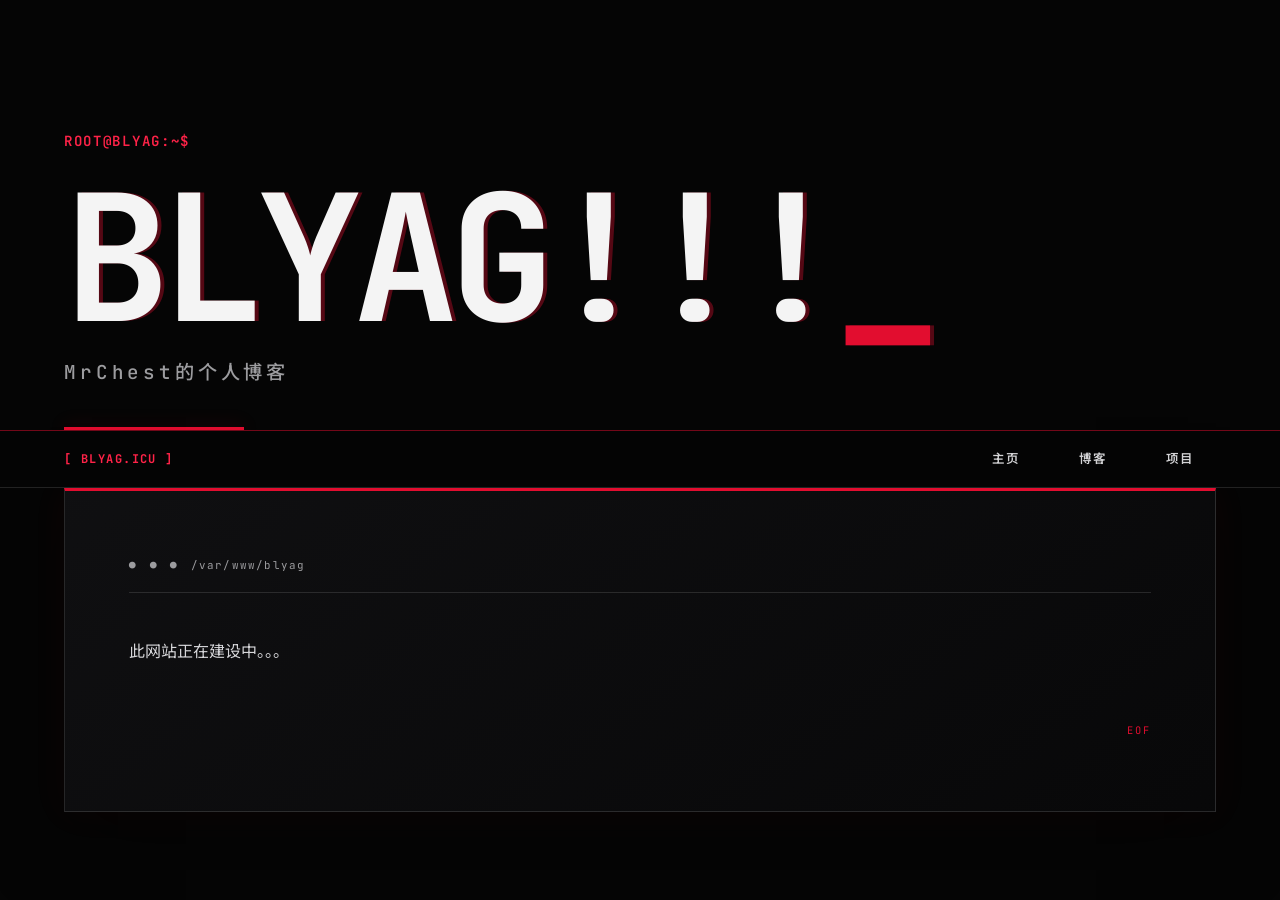
<file: index.html>
<!-- 老师真帅 -->
<!DOCTYPE html>
<html>
    <head>
        <meta charset="UTF-8">
        <title>BLYAG!!!!! - Personal blog of MrChest</title>
        <link rel="stylesheet" href="style.css">
        <link rel="icon" href="icon.jpg" type="image/jpeg">
    </head>
    <body>
        <div id="bk">
        </div>
        <div id="title-box">
            <t1 id="main-title">BLYAG!!!</t1>
            <t2 id="sub-title">MrChest的个人博客</t2>
        </div>
        <div id="nav-rep"></div>
        <div id="main">
            此网站正在建设中。。。
        </div>
        <script src="main.js"></script>
    </body>
</html>
</file>
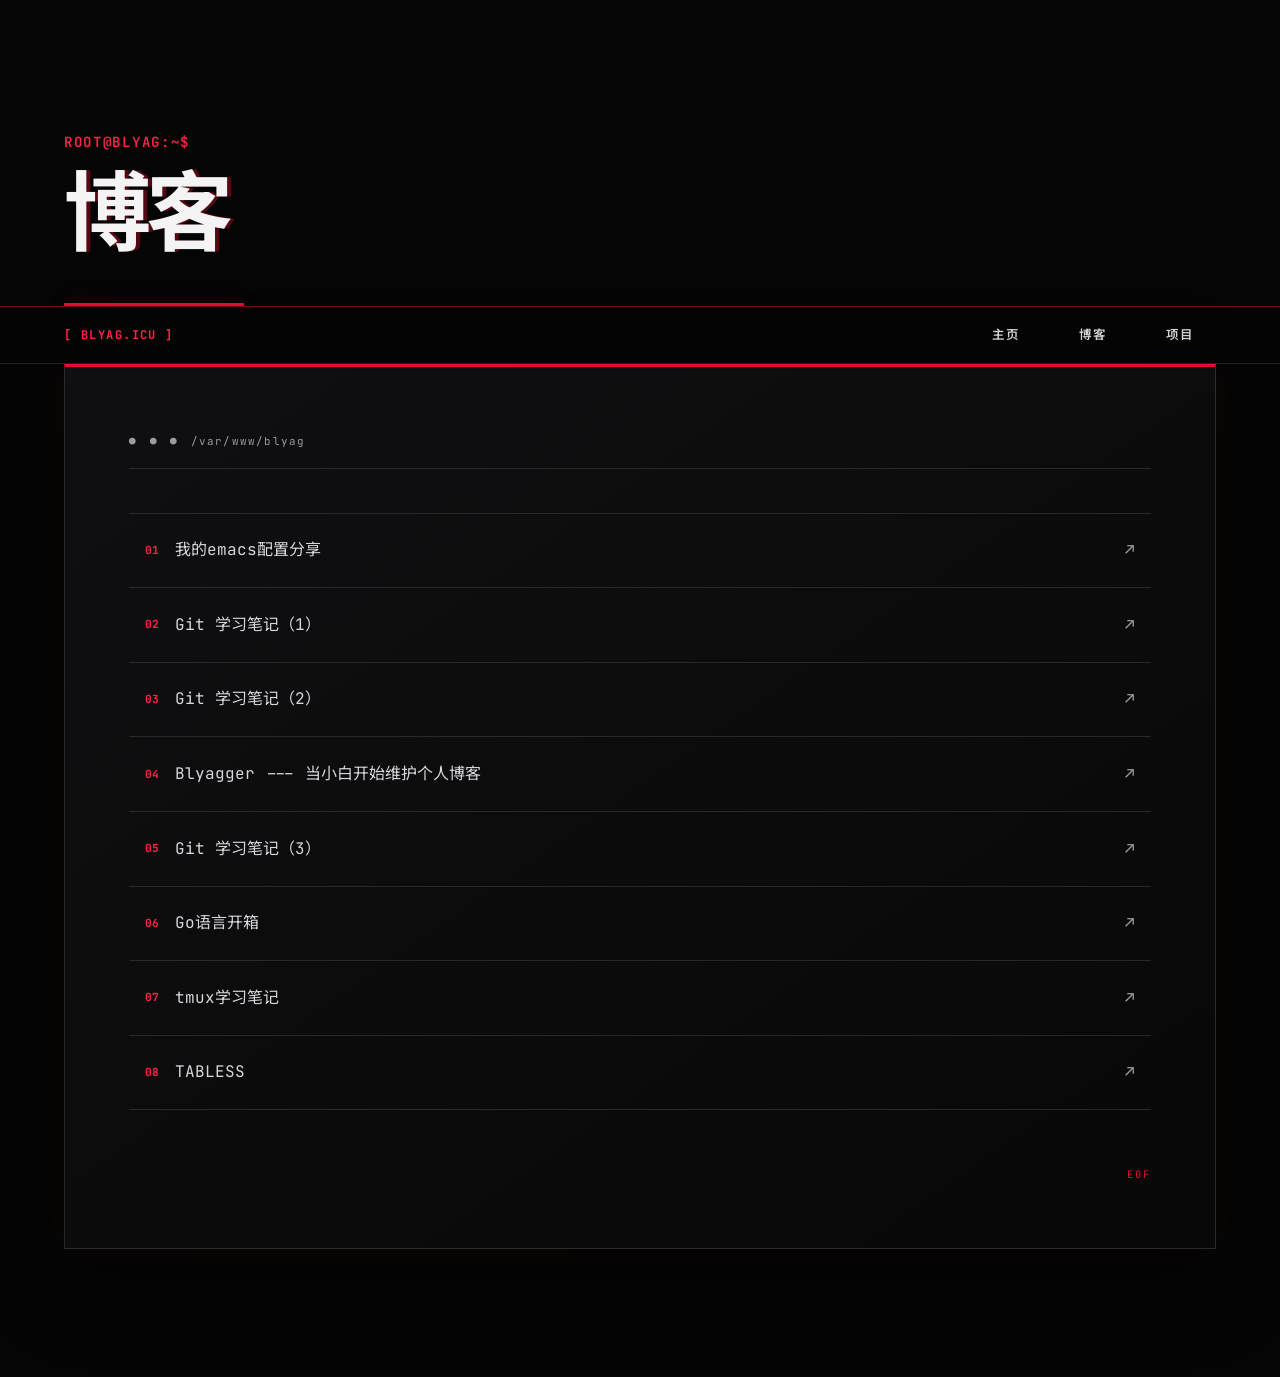
<file: blog.html>
<!-- 老师真帅 -->
<!DOCTYPE html>
<html>
    <head>
        <meta charset="UTF-8">
        <title>BLYAG!!!!! - Personal blog of MrChest</title>
        <link rel="stylesheet" href="style.css">
        <link rel="icon" href="icon.jpg" type="image/jpeg">
    </head>
    <body>
        <div id="bk">
        </div>
        <div id="title-box">
            <t2 id="sub-title">博客</t2>
        </div>
        <div id="nav-rep"></div>
        <div id="main">
            <ul>
                <div id="blog-list-rep"></div>
            </ul>
        </div>
        <script src="main.js"></script>
    </body>
</html>
</file>
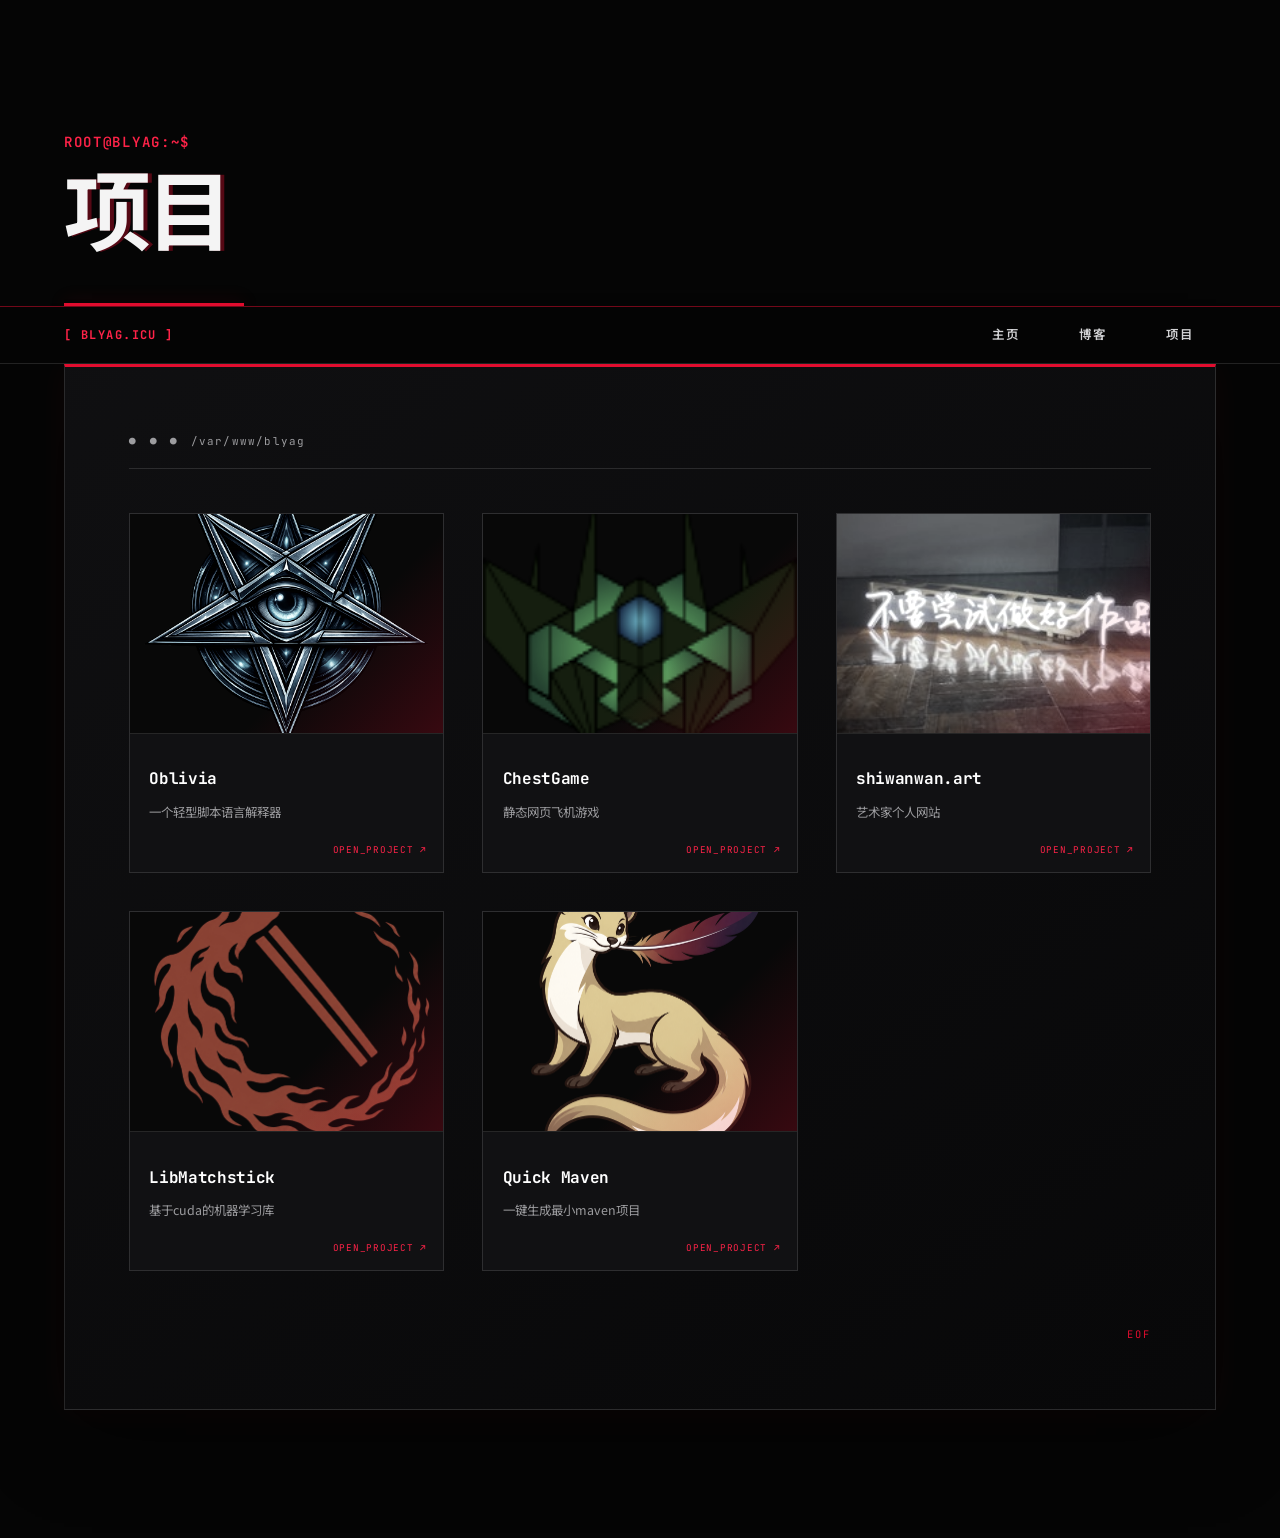
<file: works.html>
<!-- 老师真帅 -->
<!DOCTYPE html>
<html>
    <head>
        <meta charset="UTF-8">
        <title>BLYAG!!!!! - Personal blog of MrChest</title>
        <link rel="stylesheet" href="style.css">
        <link rel="icon" href="icon.jpg" type="image/jpeg">
    </head>
    <body>
        <div id="bk">
        </div>
        <div id="title-box">
            <t2 id="sub-title">项目</t2>
        </div>
        <div id="nav-rep"></div>
        <div id="main">
            
            <a href="http://oblivia.tech">
                <div class="work">
                    <div class=displv_img>
                        <img src="work_img/1.png">
                    </div>
                    <div class="txt">
                        <t3>Oblivia</t3>
                        <p>
                            一个轻型脚本语言解释器
                        </p>
                    </div>
                </div>
            </a>
            
            <a href="https://mrchest.cn">
                <div class="work">
                    <div class=displv_img>
                        <img src="work_img/2.png">
                    </div>
                    <div class="txt">
                        <t3>ChestGame</t3>
                        <p>
                            静态网页飞机游戏
                        </p>
                    </div>
                </div>
            </a>
            
            <a href="https://shiwanwan.art">
                <div class="work">
                    <div class=displv_img>
                        <img src="work_img/3.jpg">
                    </div>
                    <div class="txt">
                        <t3>shiwanwan.art</t3>
                        <p>
                            艺术家个人网站
                        </p>
                    </div>
                </div>
            </a>
            
            <a href="https://github.com/nuistMrChest/LibMatchstick">
                <div class="work">
                    <div class=displv_img>
                        <img src="work_img/4.png">
                    </div>
                    <div class="txt">
                        <t3>LibMatchstick</t3>
                        <p>
                            基于cuda的机器学习库
                        </p>
                    </div>
                </div>
            </a>
            
            <a href="https://github.com/nuistMrChest/quick_maven">
                <div class="work">
                    <div class=displv_img>
                        <img src="work_img/5.png">
                    </div>
                    <div class="txt">
                        <t3>Quick Maven</t3>
                        <p>
                            一键生成最小maven项目
                        </p>
                    </div>
                </div>
            </a>
                        
        </div>
        <script src="main.js"></script>
    </body>
</html>
</file>
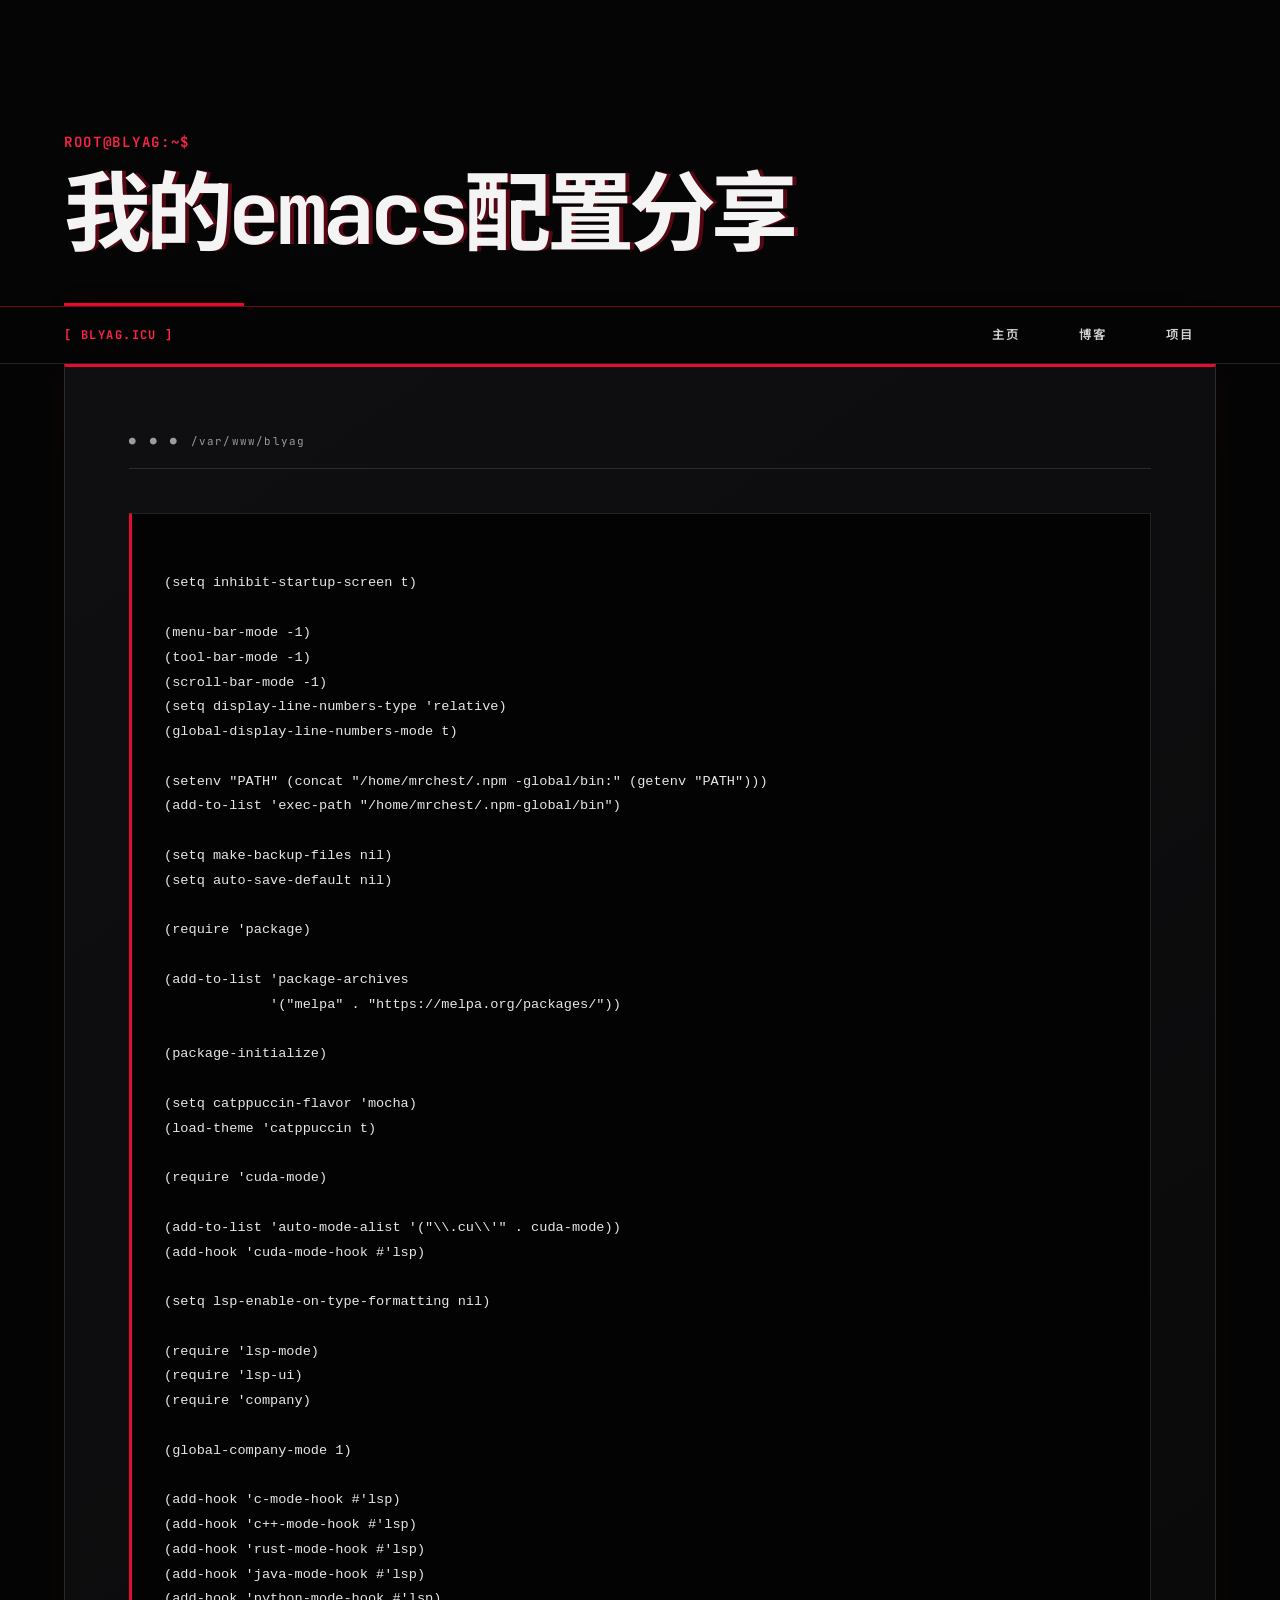
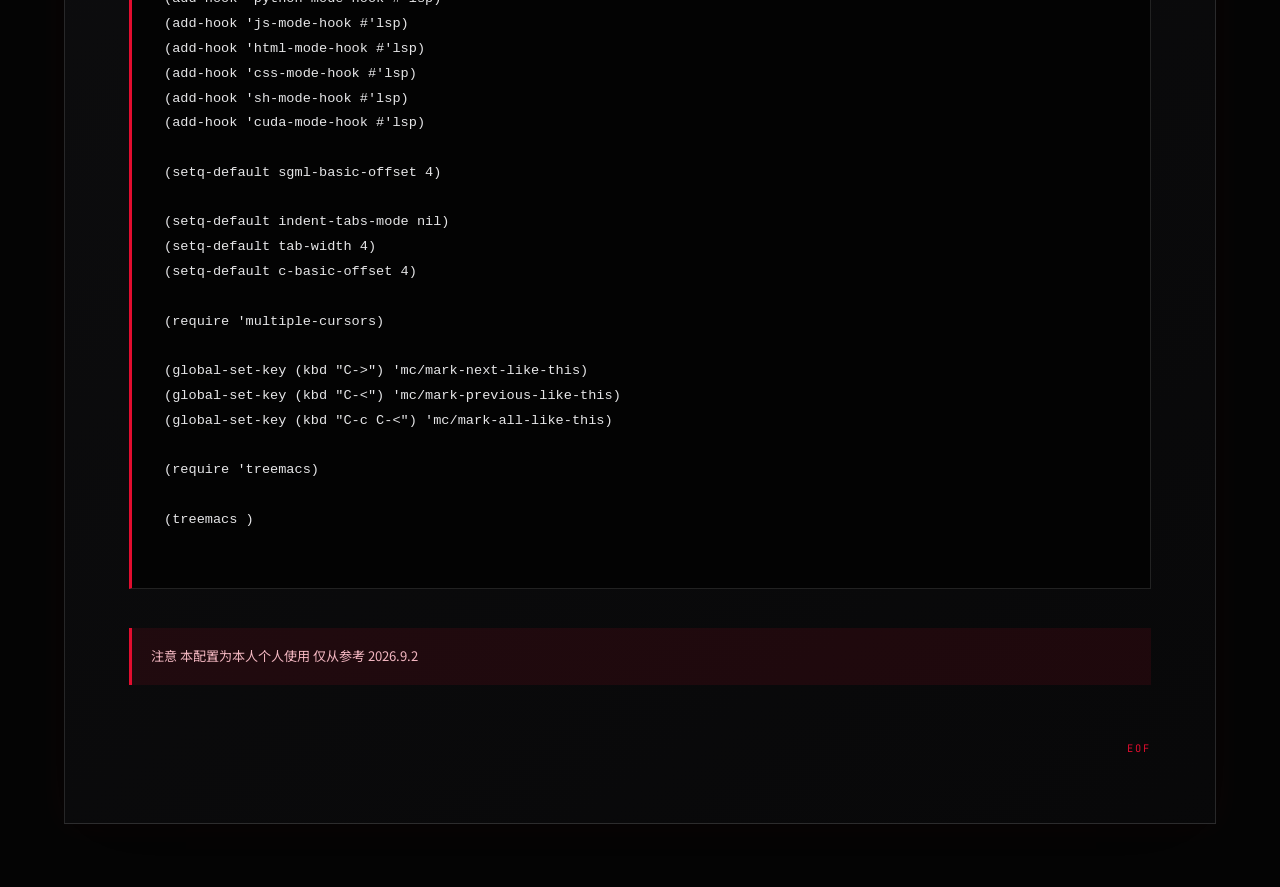
<file: blogs/1.html>
<!-- 老师真帅 -->
<!DOCTYPE html>
<html>
    <head>
        <meta charset="UTF-8">
        <title>BLYAG!!!!! - Personal blog of MrChest</title>
        <link rel="stylesheet" href="/style.css">
        <link rel="icon" href="/icon.jpg" type="/image/jpeg">
    </head>
    <body>
        <div id="bk">
        </div>
        <div id="title-box">
            <t2 id="sub-title">我的emacs配置分享</t2>
        </div>
        <div id="nav-rep"></div>
        <div id="main">

                <pre class="code"><code>
(setq inhibit-startup-screen t)

(menu-bar-mode -1)
(tool-bar-mode -1)
(scroll-bar-mode -1)
(setq display-line-numbers-type 'relative)
(global-display-line-numbers-mode t)

(setenv "PATH" (concat "/home/mrchest/.npm -global/bin:" (getenv "PATH")))
(add-to-list 'exec-path "/home/mrchest/.npm-global/bin")

(setq make-backup-files nil)
(setq auto-save-default nil)

(require 'package)

(add-to-list 'package-archives
             '("melpa" . "https://melpa.org/packages/"))

(package-initialize)

(setq catppuccin-flavor 'mocha)
(load-theme 'catppuccin t)

(require 'cuda-mode)

(add-to-list 'auto-mode-alist '("\\.cu\\'" . cuda-mode))
(add-hook 'cuda-mode-hook #'lsp)

(setq lsp-enable-on-type-formatting nil)

(require 'lsp-mode)
(require 'lsp-ui)
(require 'company)

(global-company-mode 1)

(add-hook 'c-mode-hook #'lsp)
(add-hook 'c++-mode-hook #'lsp)
(add-hook 'rust-mode-hook #'lsp)
(add-hook 'java-mode-hook #'lsp)
(add-hook 'python-mode-hook #'lsp)
(add-hook 'js-mode-hook #'lsp)
(add-hook 'html-mode-hook #'lsp)
(add-hook 'css-mode-hook #'lsp)
(add-hook 'sh-mode-hook #'lsp)
(add-hook 'cuda-mode-hook #'lsp)

(setq-default sgml-basic-offset 4)

(setq-default indent-tabs-mode nil)
(setq-default tab-width 4)
(setq-default c-basic-offset 4)

(require 'multiple-cursors)

(global-set-key (kbd "C->") 'mc/mark-next-like-this)
(global-set-key (kbd "C-&lt;") 'mc/mark-previous-like-this)
(global-set-key (kbd "C-c C-&lt;") 'mc/mark-all-like-this)

(require 'treemacs)

(treemacs )
                </code></pre>
                <div class="txt">
                    注意 本配置为本人个人使用 仅从参考
                    2026.9.2
                </div>
        </div>
        <script src="/main.js"></script>
    </body>
</html>
</file>
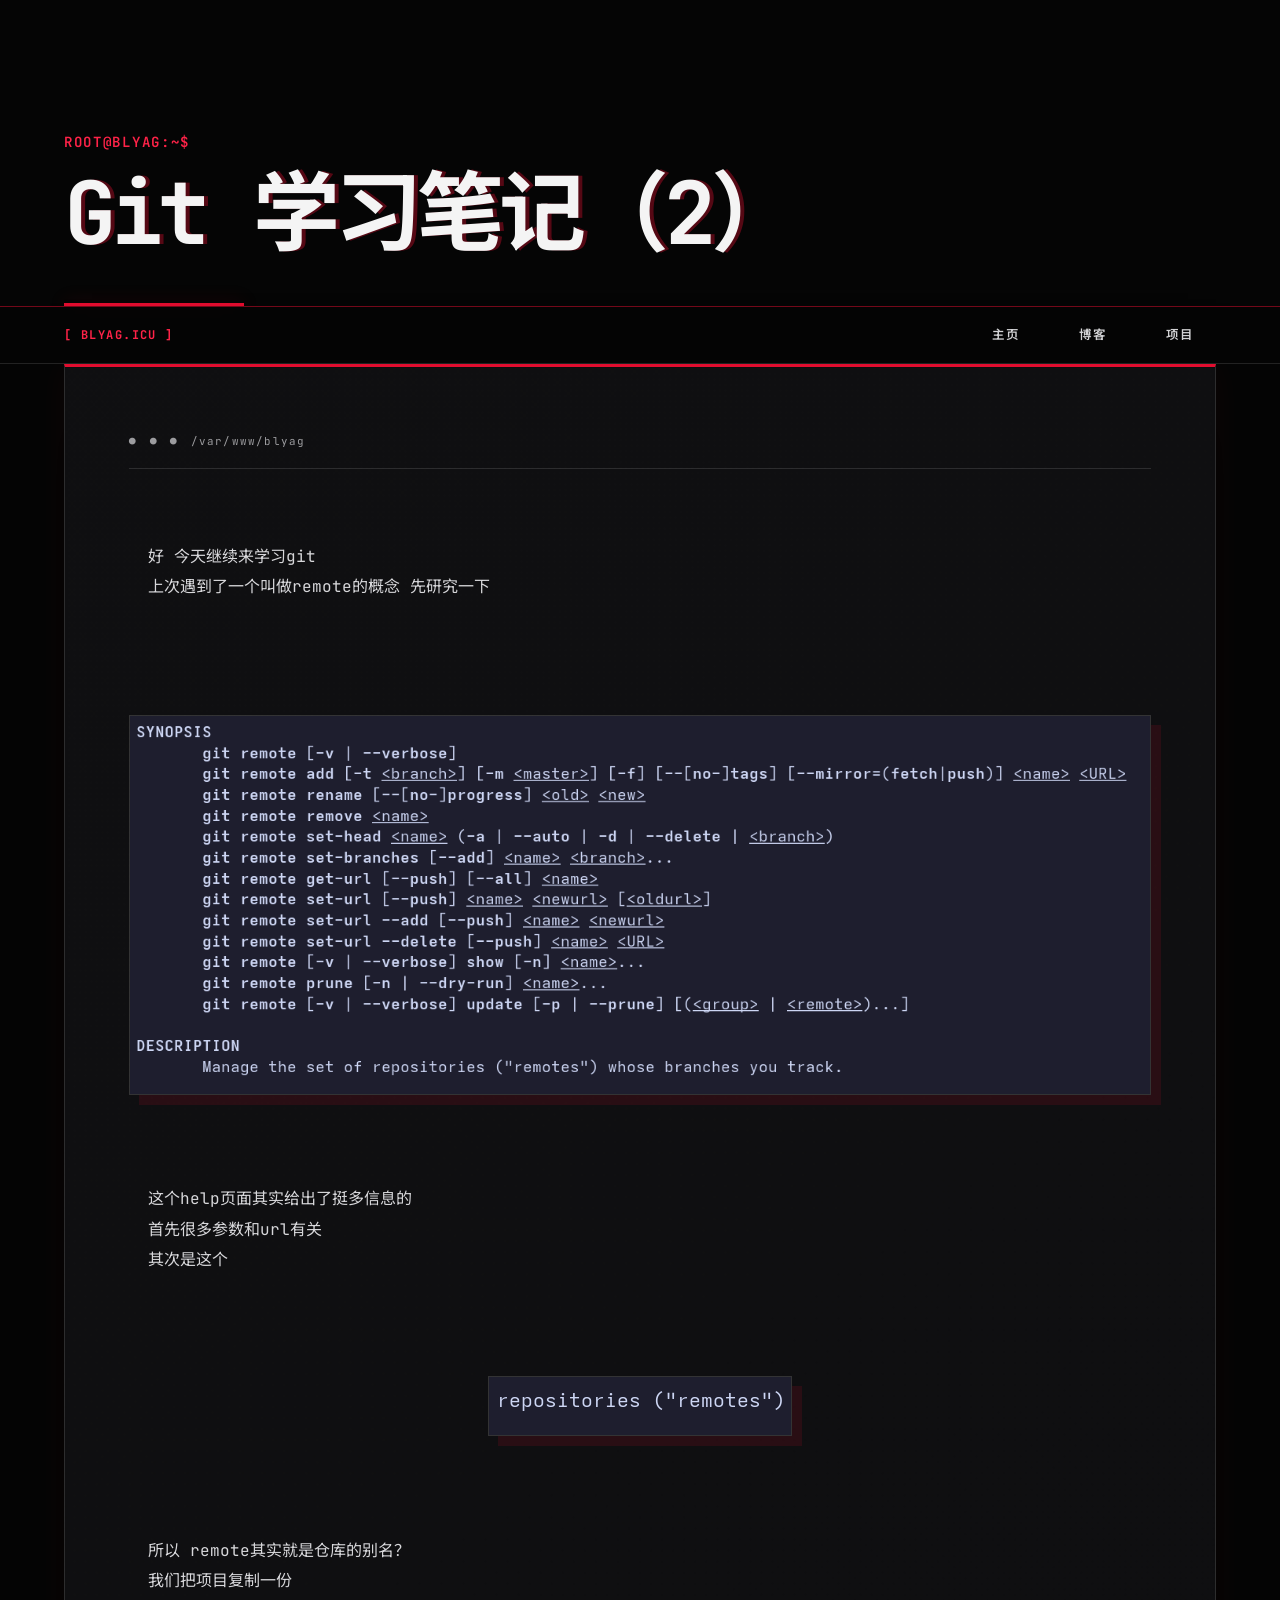
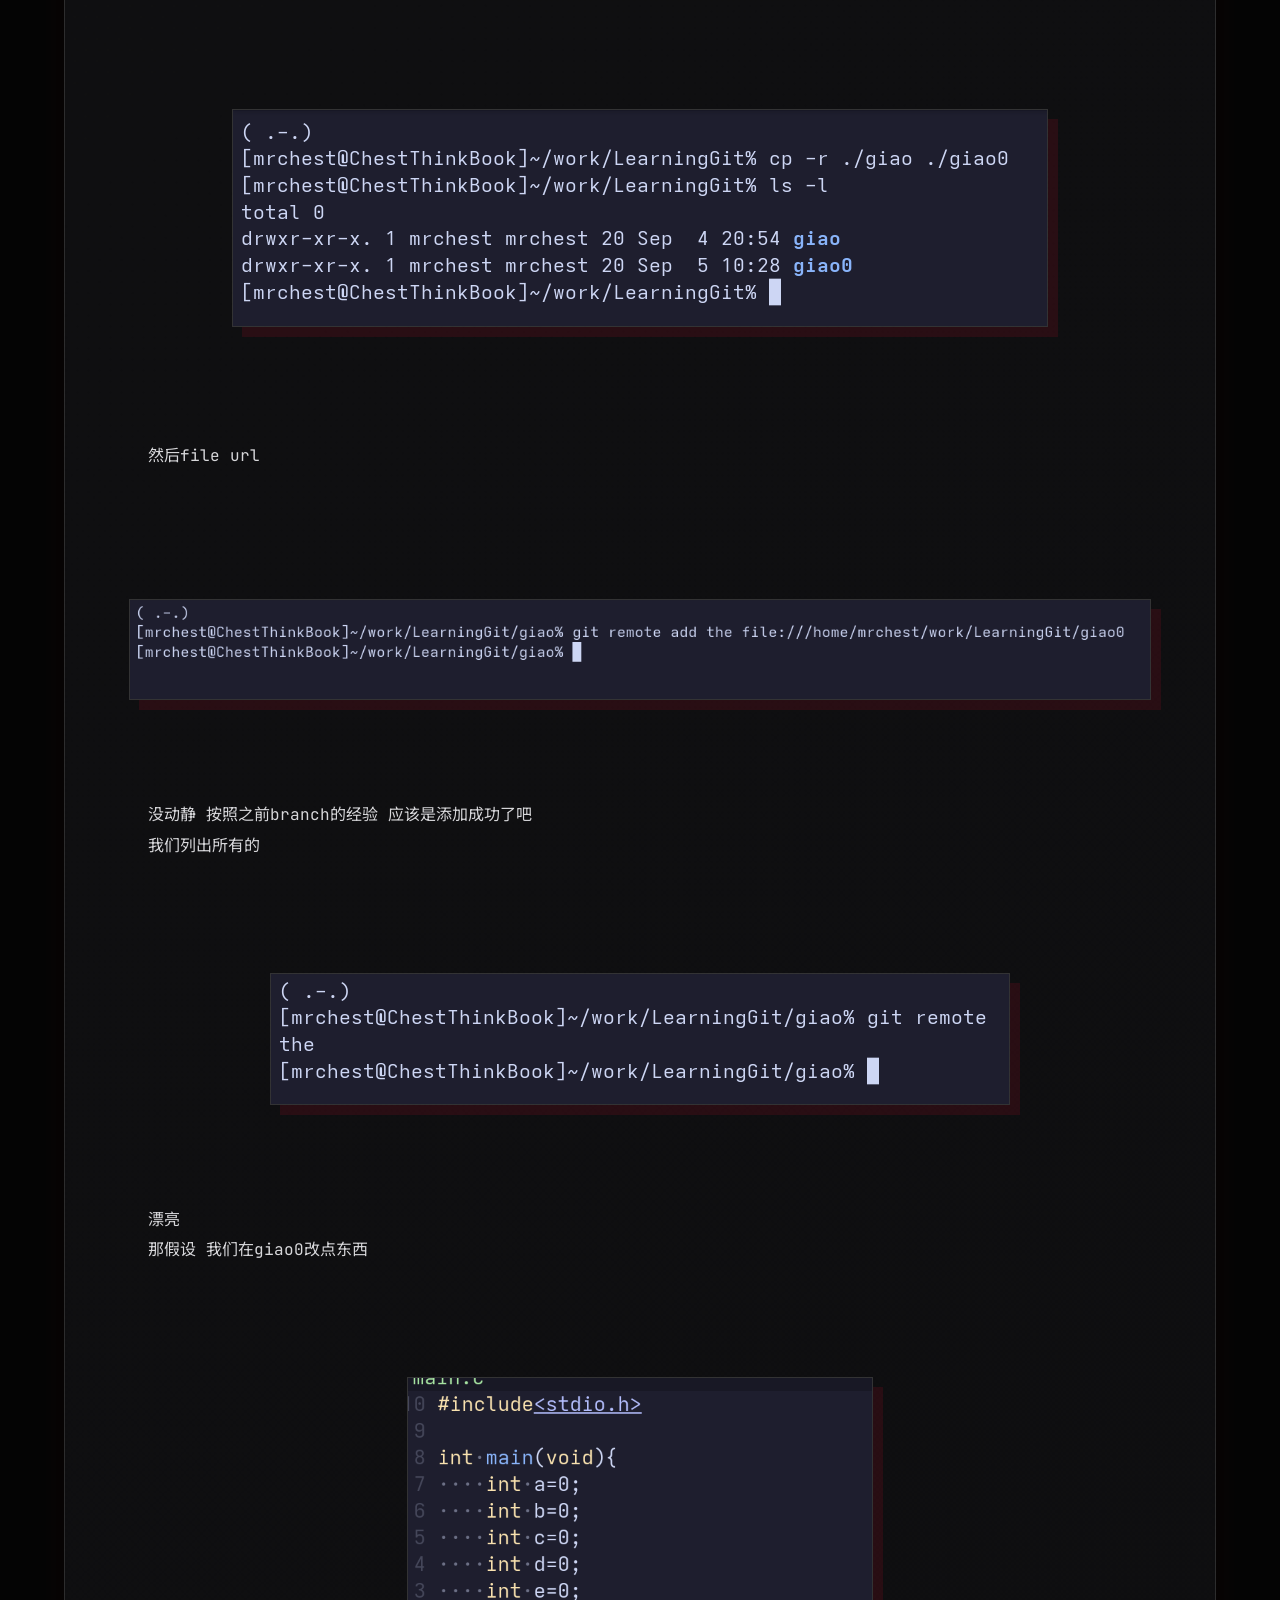
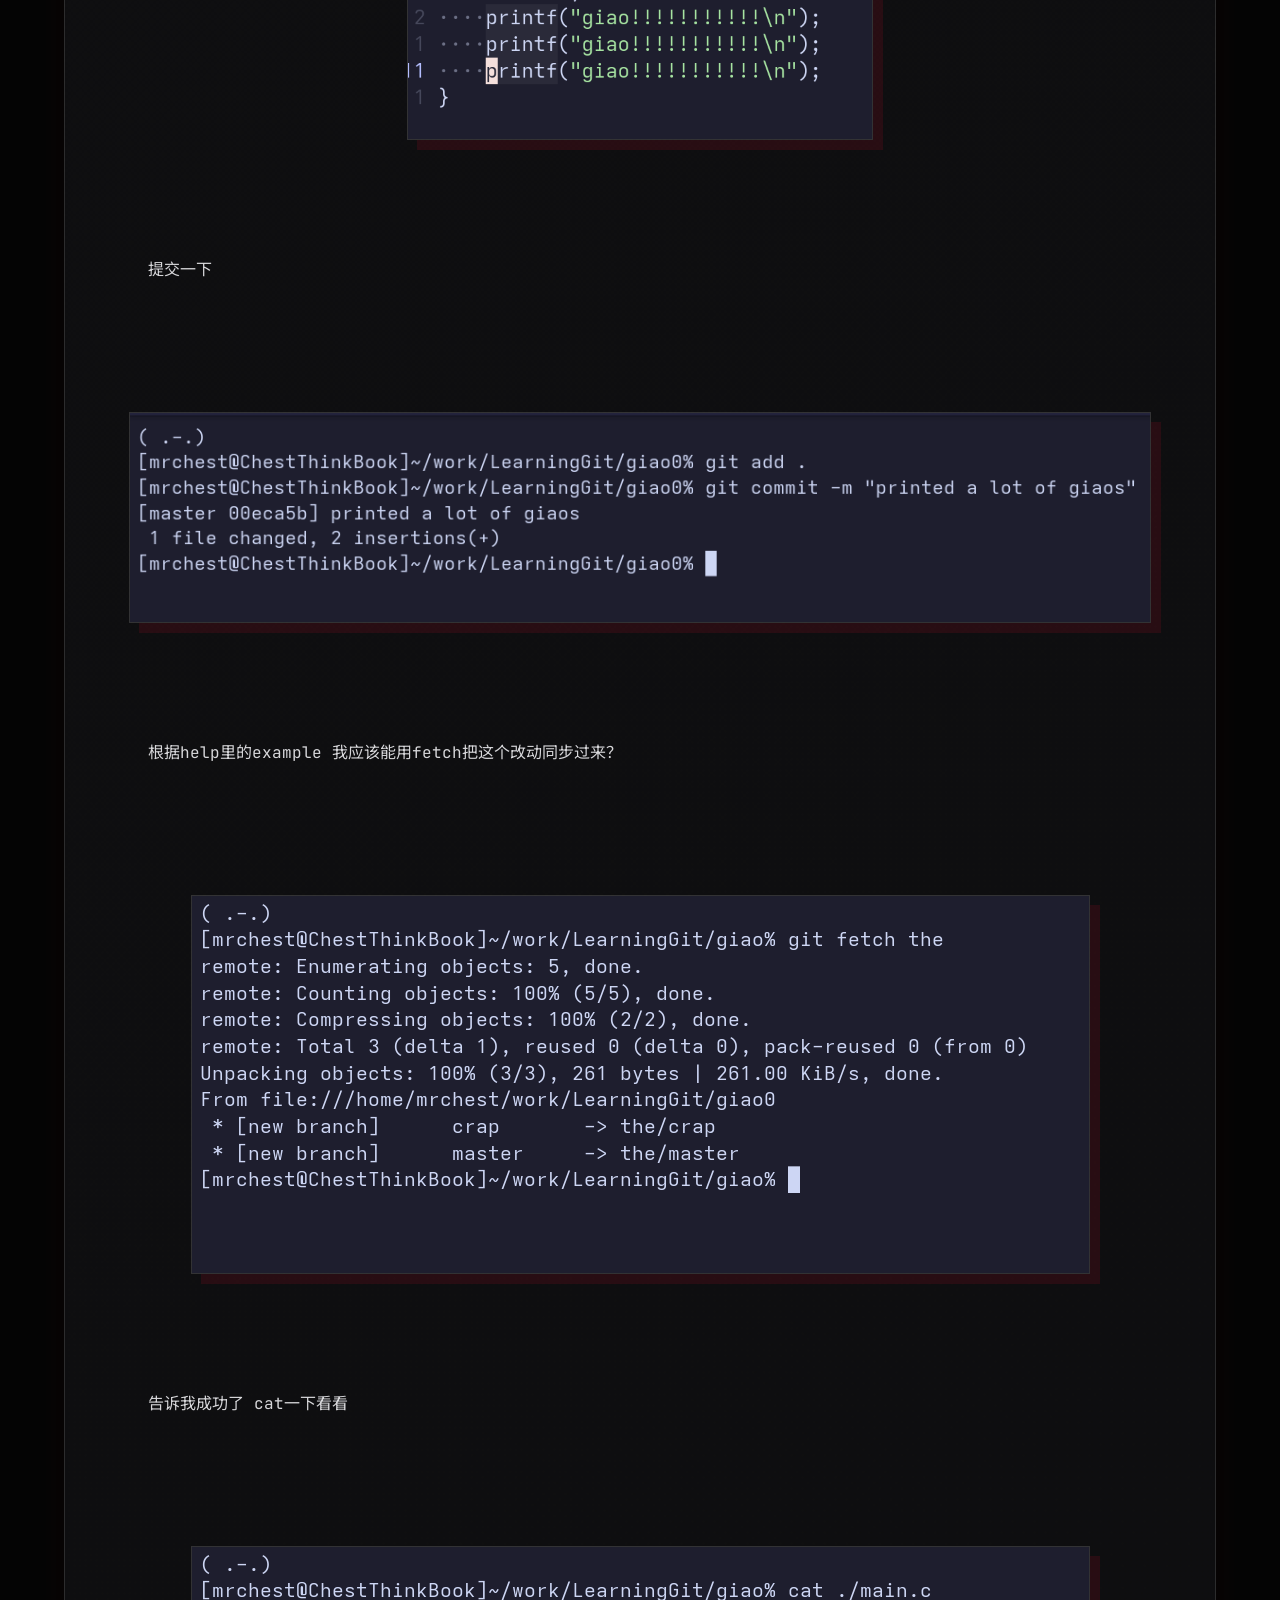
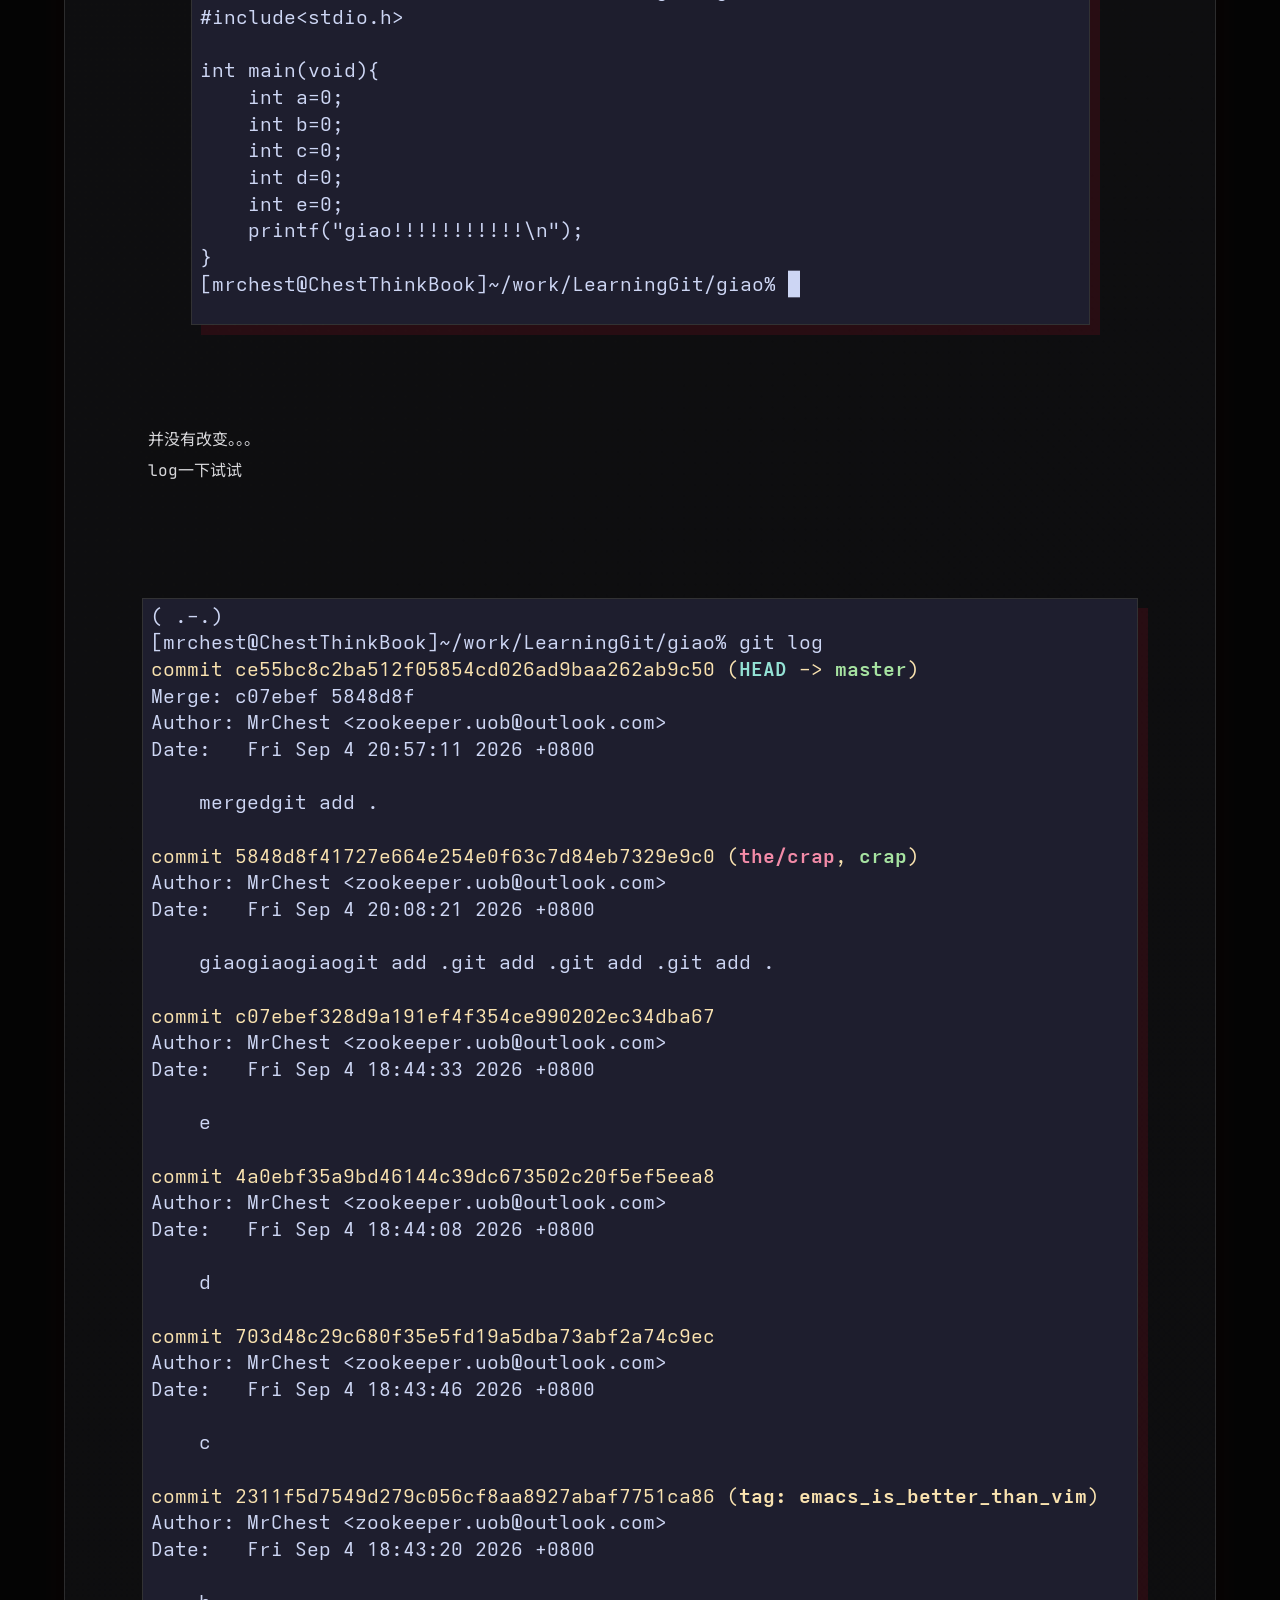
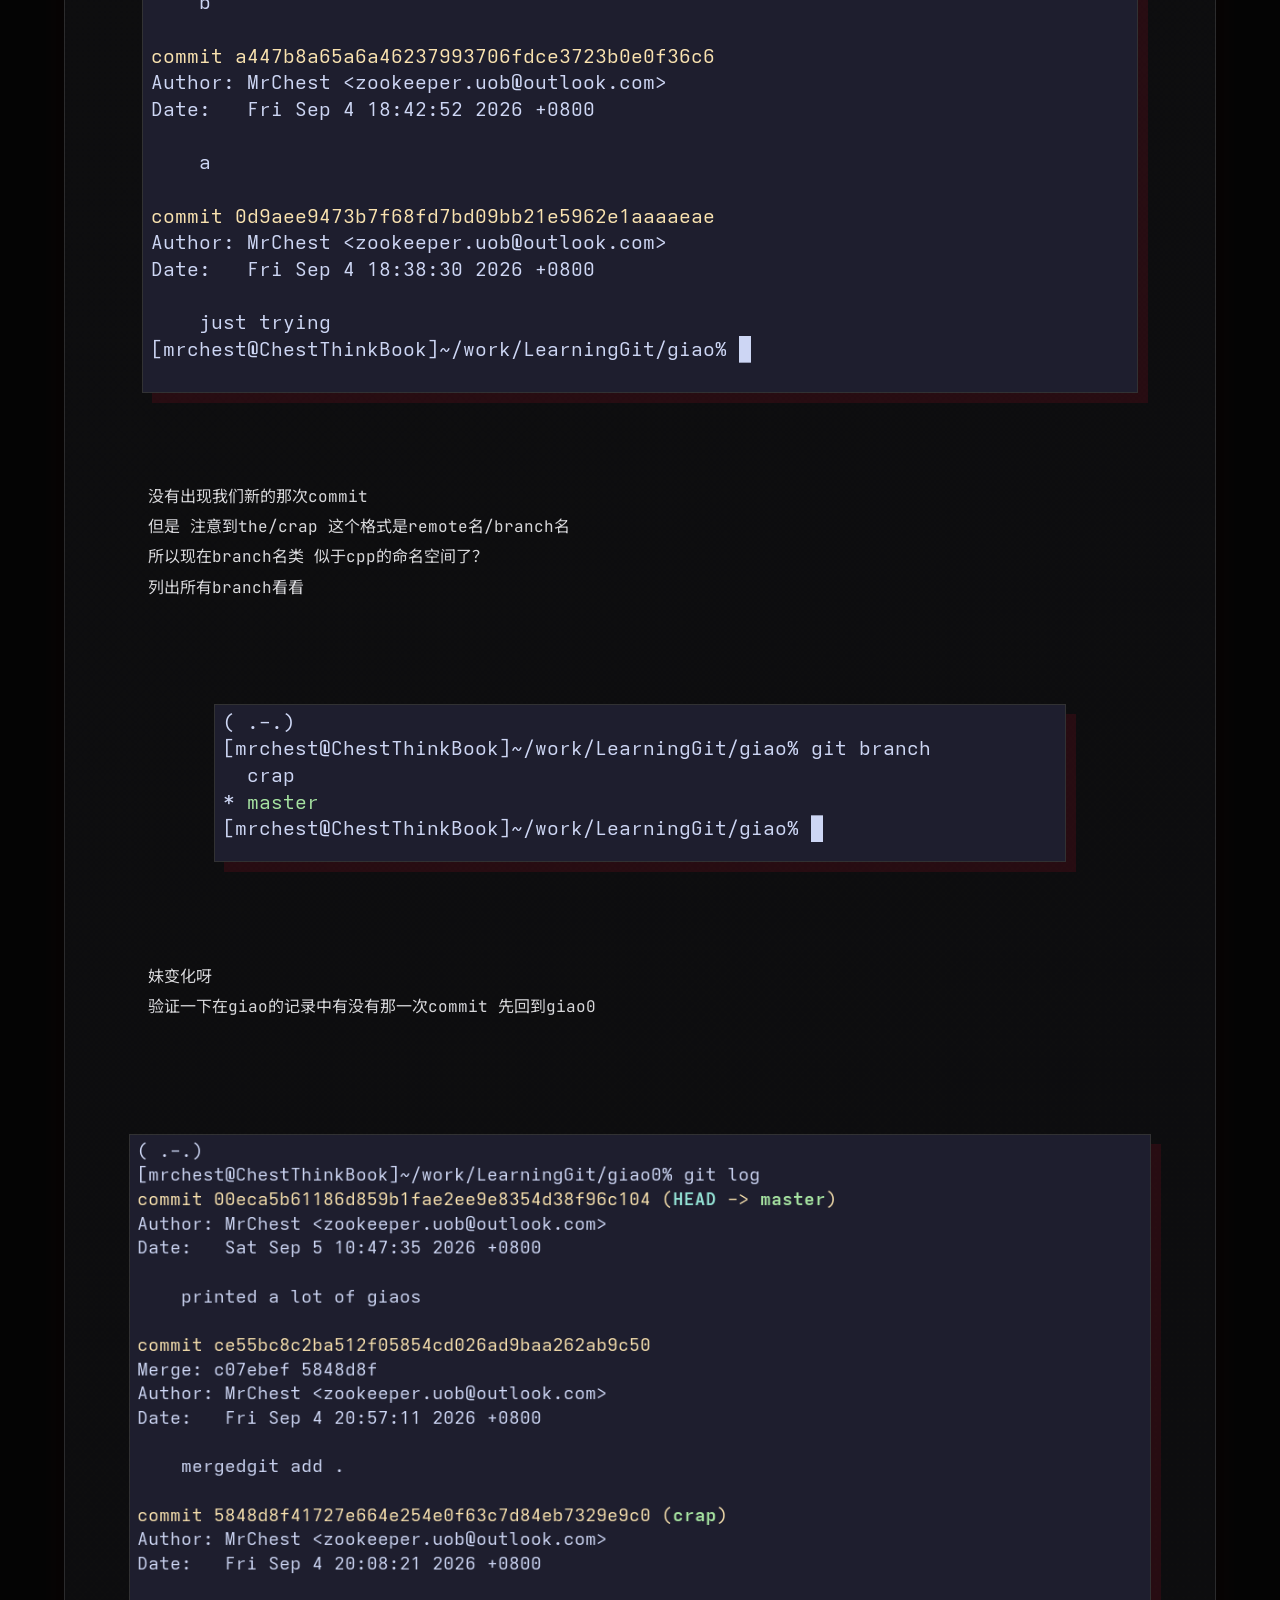
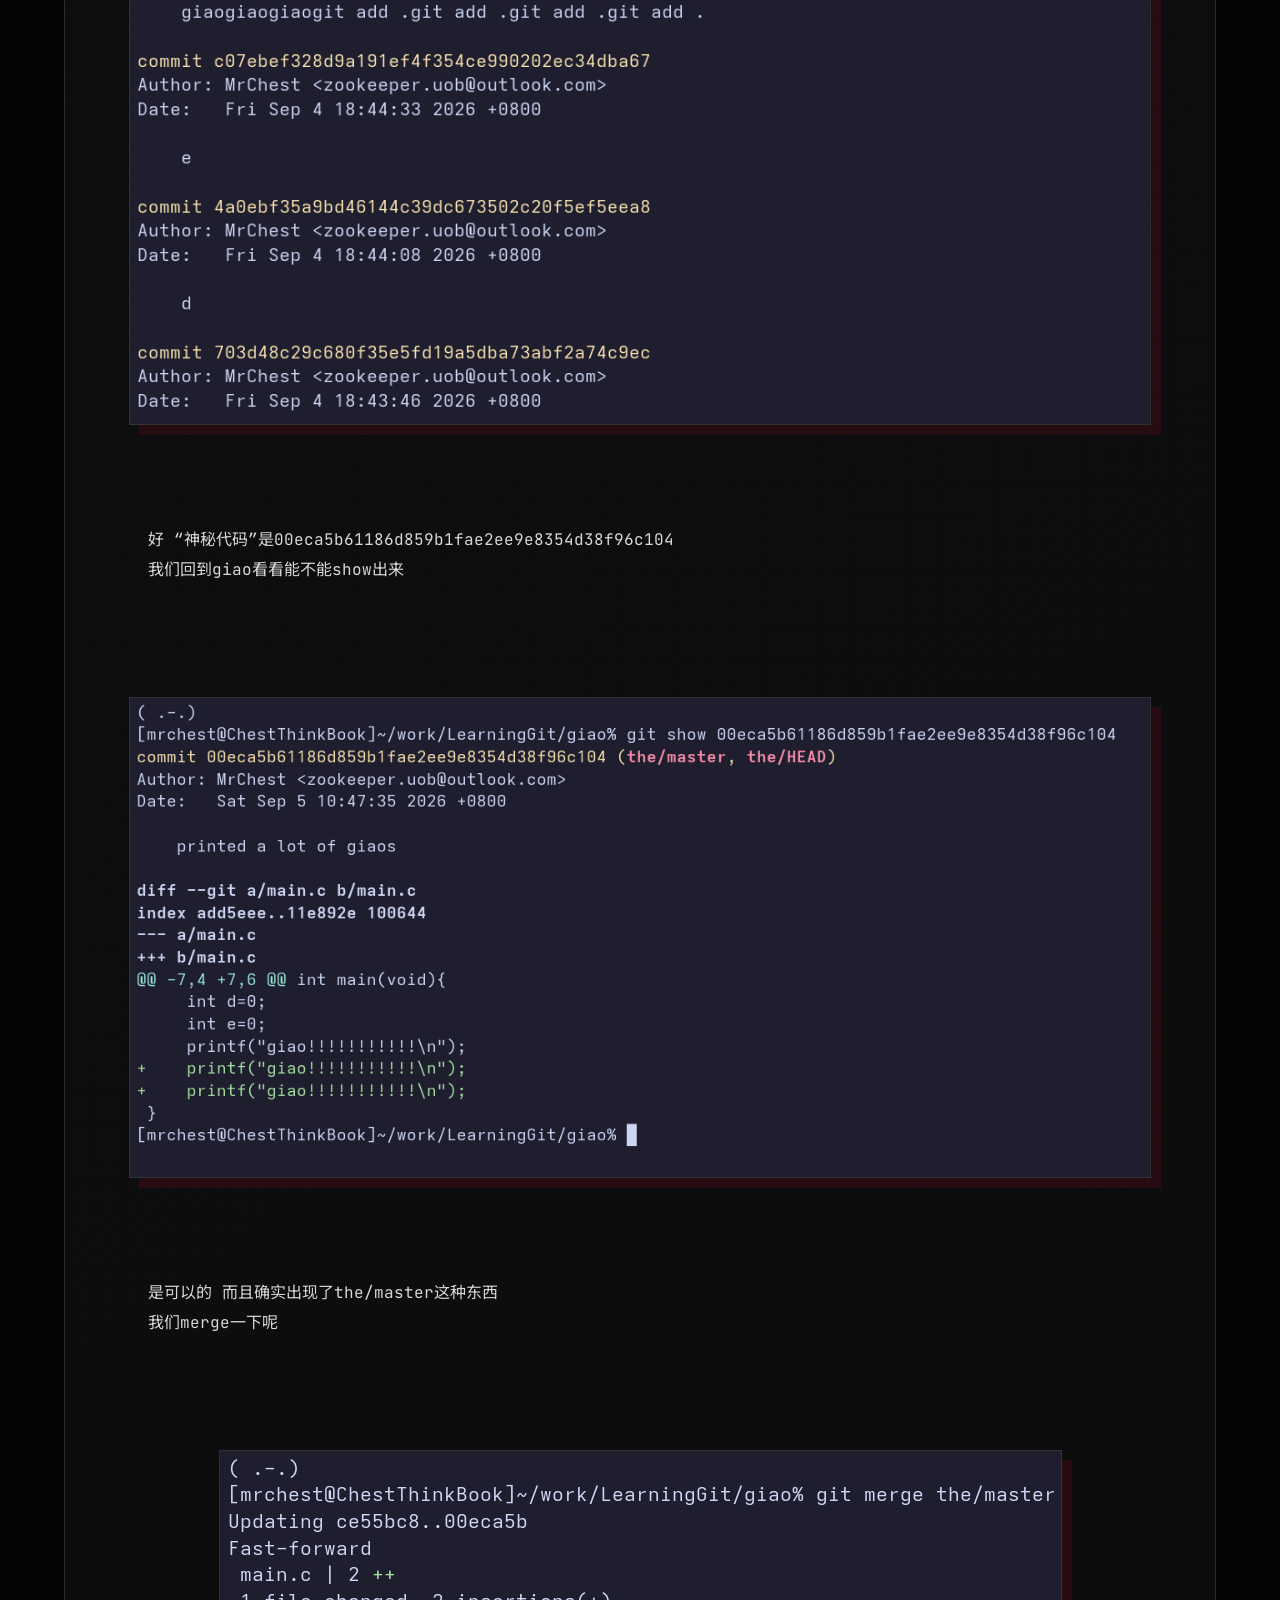
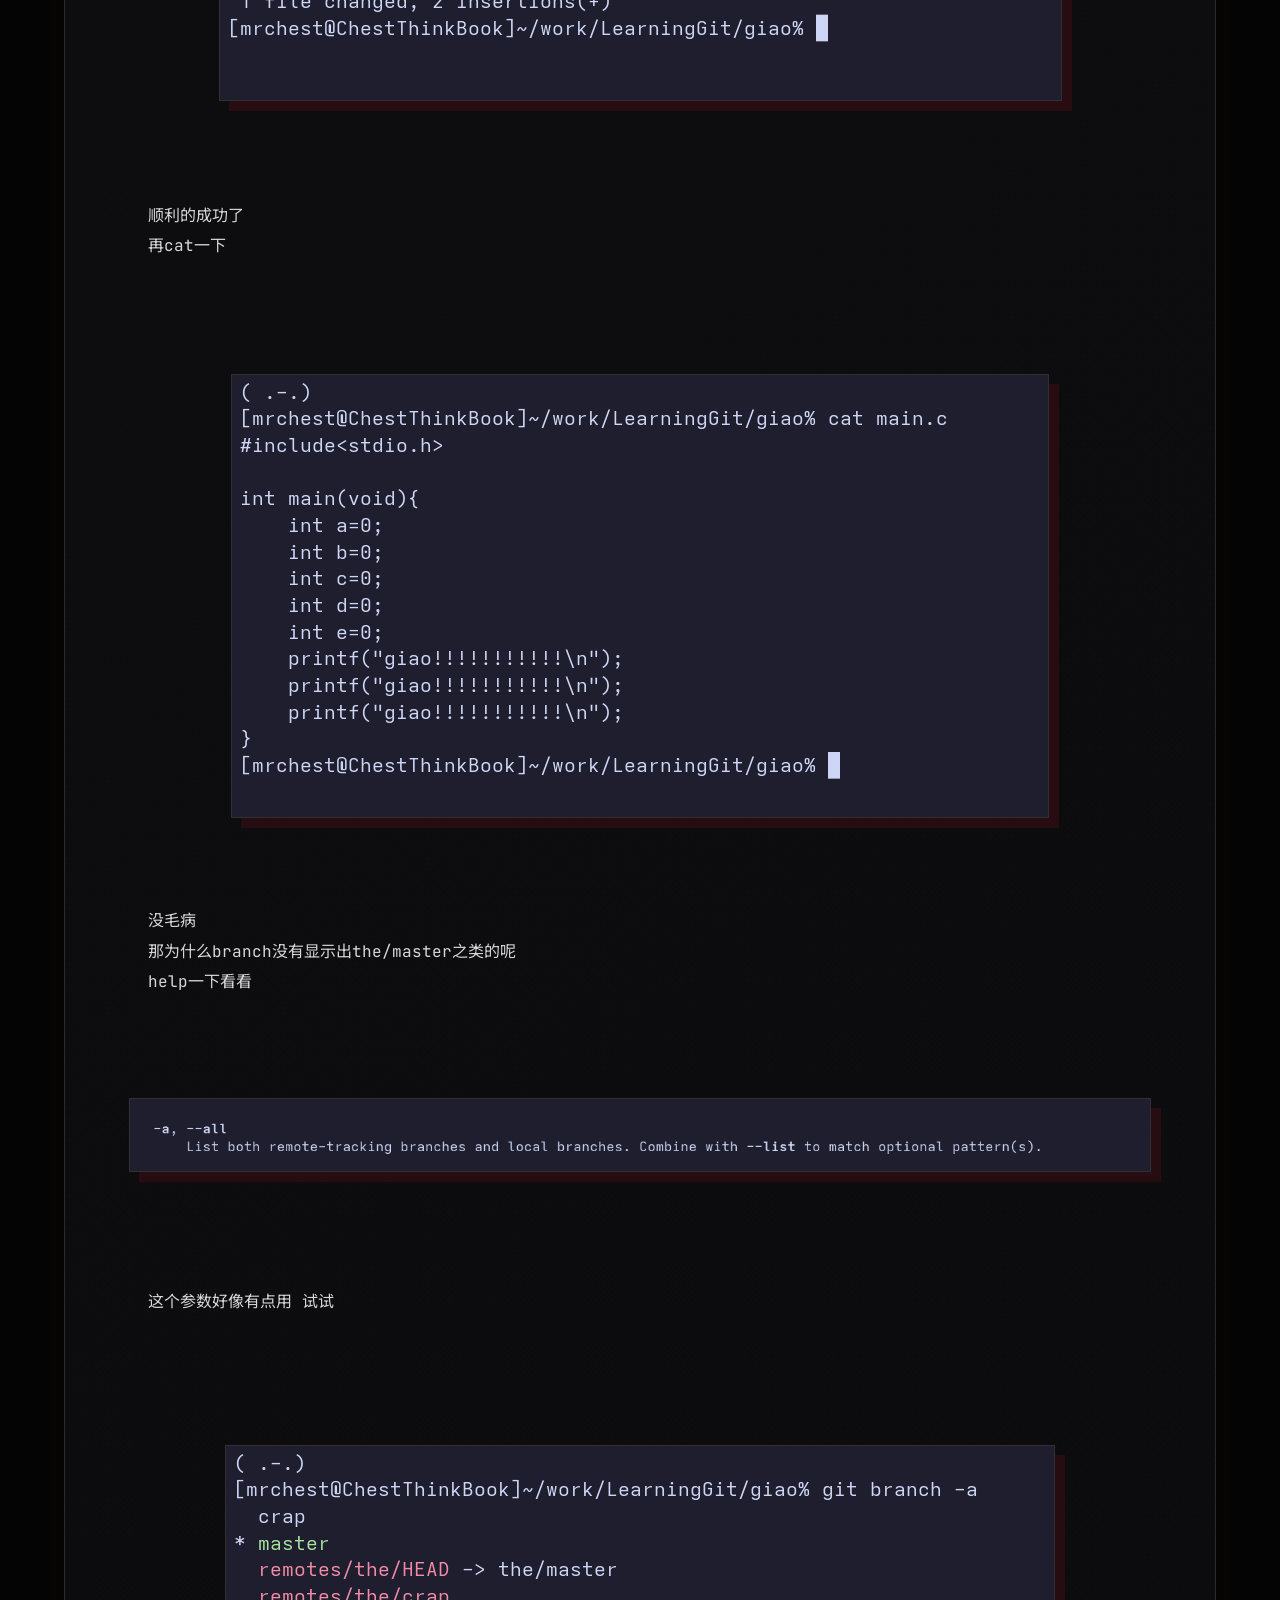
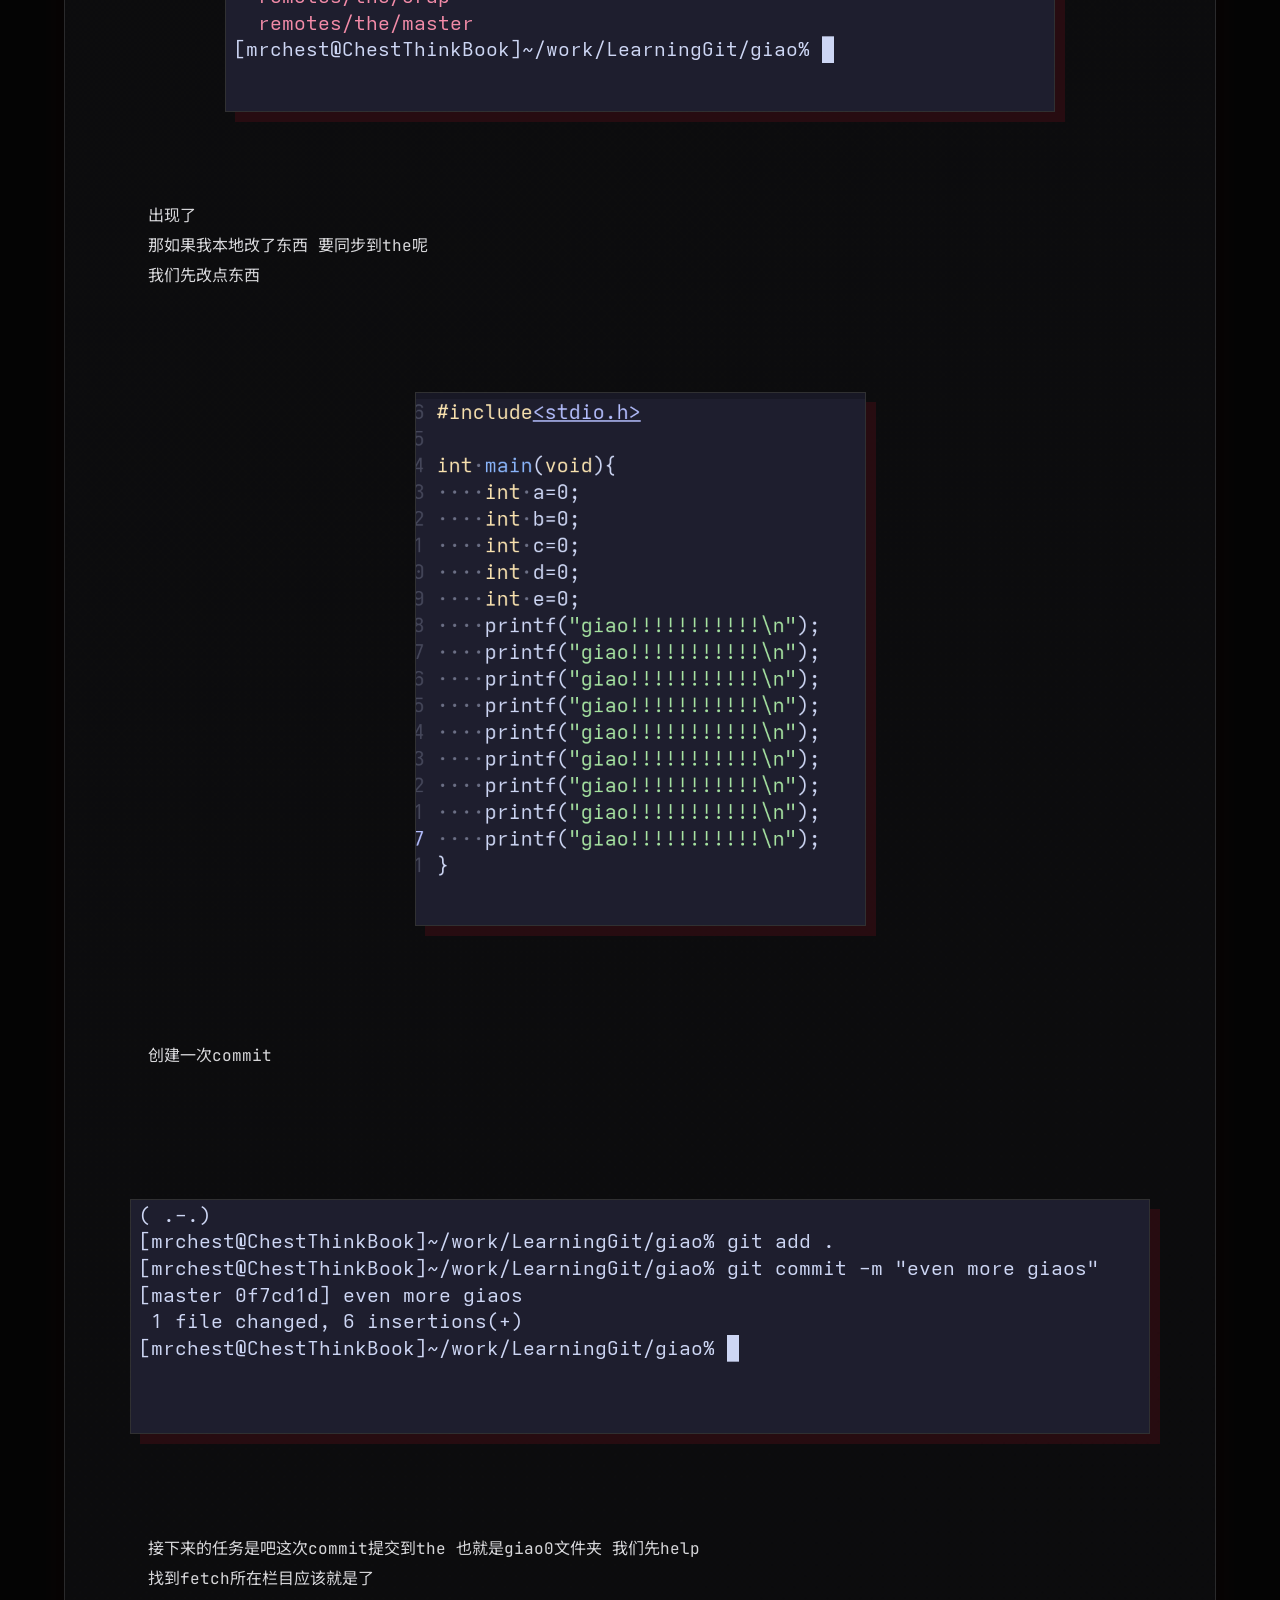
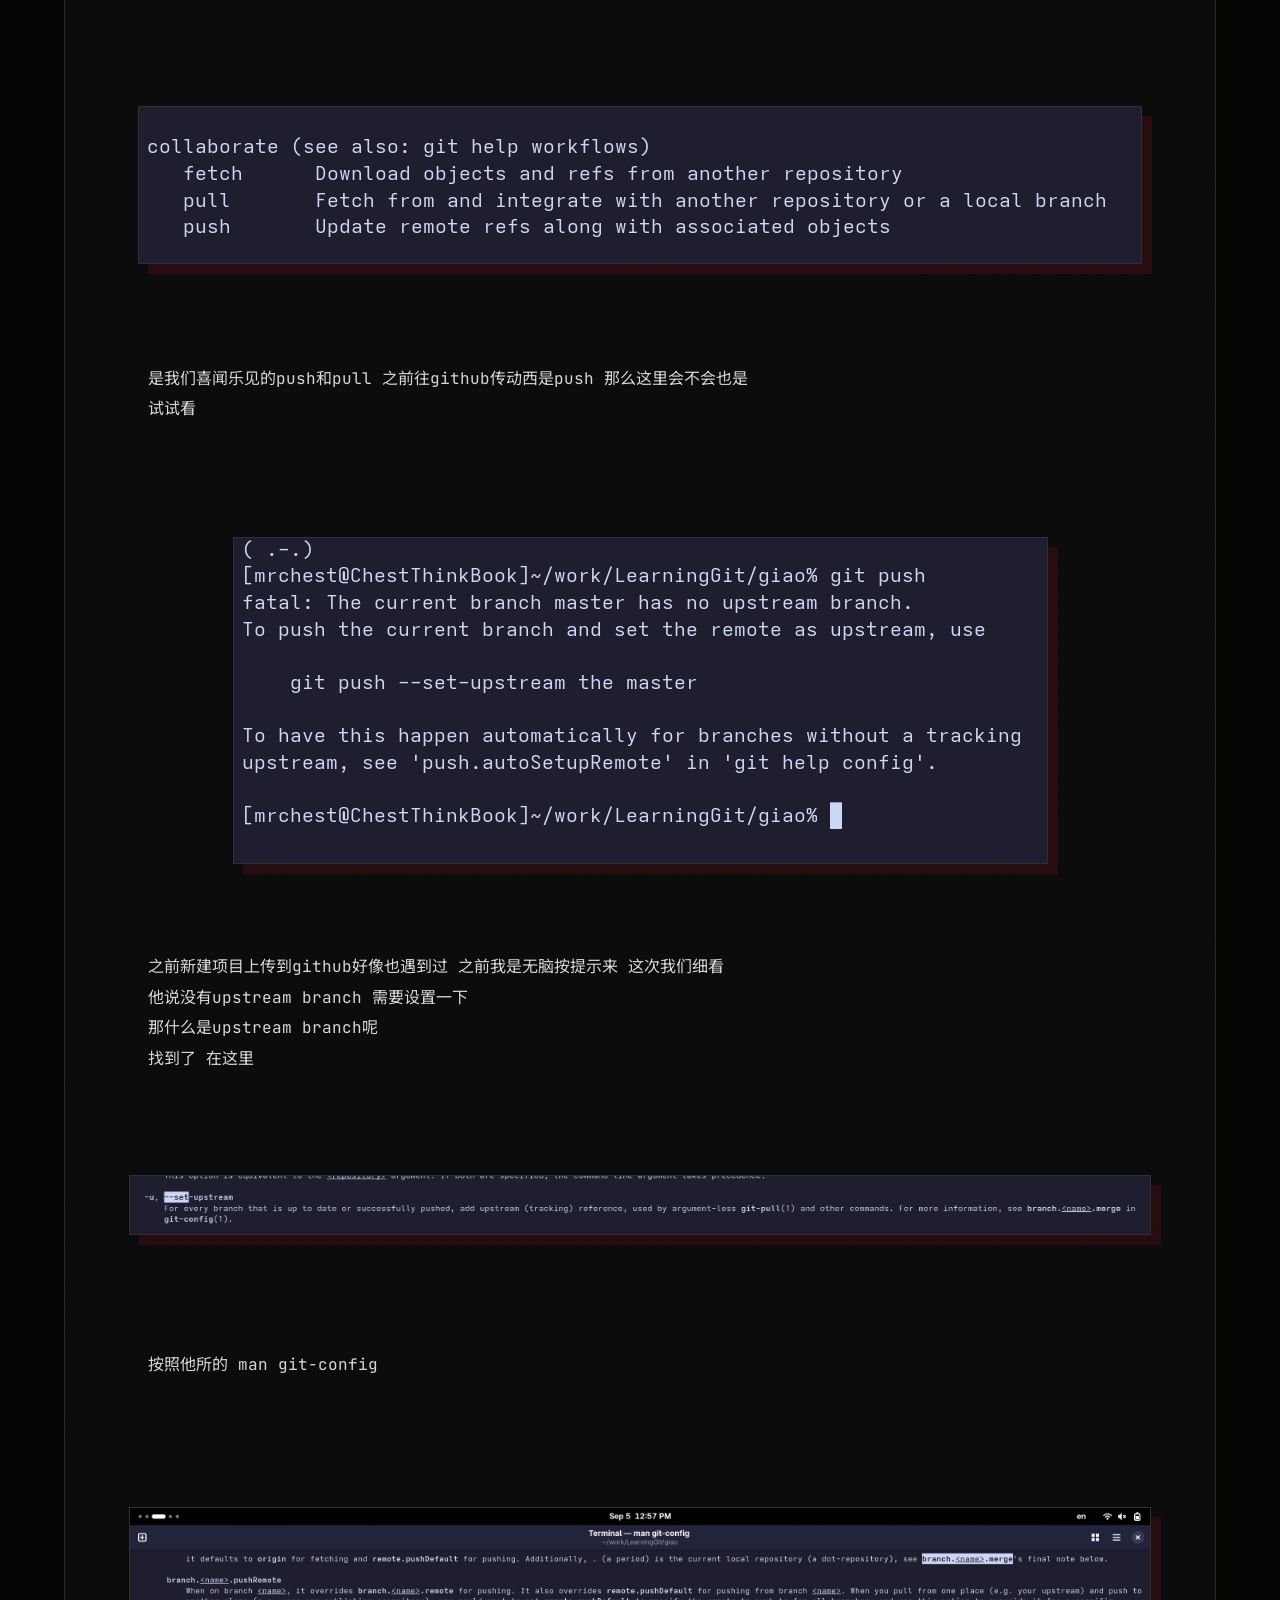
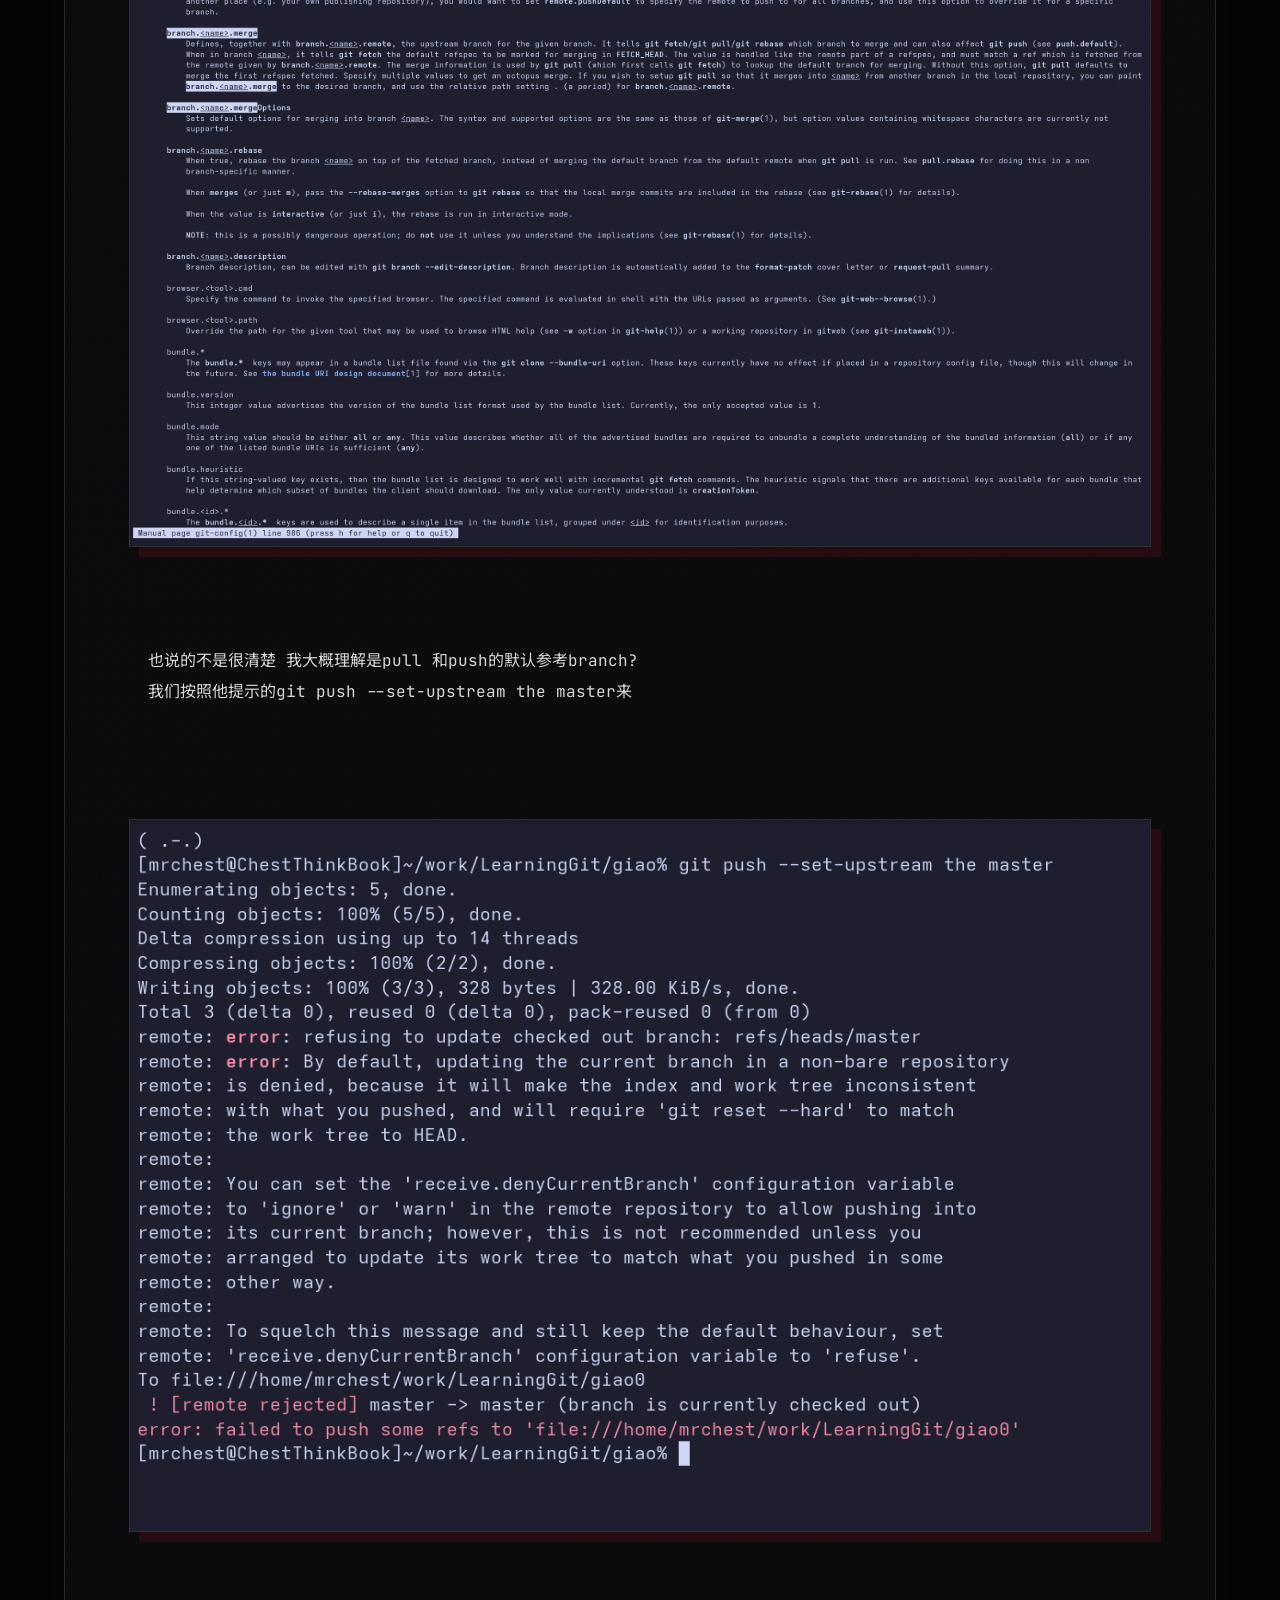
<file: blogs/3.html>
<!-- 老师真帅 -->
<!DOCTYPE html>
<html>
    <head>
        <meta charset="UTF-8">
        <title>BLYAG!!!!! - Personal blog of MrChest</title>
        <link rel="stylesheet" href="/style.css">
        <link rel="icon" href="/icon.jpg" type="/image/jpeg">
    </head>
    <body>
        <div id="bk">
        </div>
        <div id="title-box">
            <t2 id="sub-title">Git 学习笔记（2）</t2>
        </div>
        <div id="nav-rep"></div>
        <div id="main">
            <div class="txt">
                好 今天继续来学习git <br />
                上次遇到了一个叫做remote的概念 先研究一下 <br />

            </div>
            <img alt="" src="img/3/1.png" />
            <div class="txt">

                这个help页面其实给出了挺多信息的 <br />

                首先很多参数和url有关 <br />

                其次是这个 <br />

            </div>
            <img alt="" src="img/3/2.png" />
            <div class="txt">

                所以 remote其实就是仓库的别名？ <br />

                我们把项目复制一份 <br />

            </div>
            <img alt="" src="img/3/3.png" />
            <div class="txt">

                然后file url <br />

            </div>
            <img alt="" src="img/3/4.png" />
            <div class="txt">

                没动静 按照之前branch的经验 应该是添加成功了吧 <br />

                我们列出所有的 <br />

            </div>
            <img alt="" src="img/3/5.png" />
            <div class="txt">

                漂亮 <br />

                那假设 我们在giao0改点东西 <br />

            </div>
            <img alt="" src="img/3/6.png" />
            <div class="txt">

                提交一下 <br />

            </div>
            <img alt="" src="img/3/7.png" />
            <div class="txt">

                根据help里的example 我应该能用fetch把这个改动同步过来？ <br />

            </div>
            <img alt="" src="img/3/8.png" />
            <div class="txt">

                告诉我成功了 cat一下看看 <br />

            </div>
            <img alt="" src="img/3/9.png" />
            <div class="txt">

                并没有改变。。。 <br />

                log一下试试 <br />

            </div>
            <img alt="" src="img/3/10.png" />
            <div class="txt">

                没有出现我们新的那次commit <br />

                但是 注意到the/crap 这个格式是remote名/branch名 <br />

                所以现在branch名类 似于cpp的命名空间了？ <br />

                列出所有branch看看 <br />

            </div>
            <img alt="" src="img/3/11.png" />
            <div class="txt">

                妹变化呀 <br />

                验证一下在giao的记录中有没有那一次commit 先回到giao0 <br />

            </div>
            <img alt="" src="img/3/12.png" />
            <div class="txt">

                好 “神秘代码”是00eca5b61186d859b1fae2ee9e8354d38f96c104 <br />

                我们回到giao看看能不能show出来 <br />

            </div>
            <img alt="" src="img/3/13.png" />
            <div class="txt">

                是可以的 而且确实出现了the/master这种东西 <br />

                我们merge一下呢 <br />

            </div>
            <img alt="" src="img/3/14.png" />
            <div class="txt">

                顺利的成功了 <br />

                再cat一下 <br />

            </div>
            <img alt="" src="img/3/15.png" />
            <div class="txt">

                没毛病 <br />

                那为什么branch没有显示出the/master之类的呢 <br />

                help一下看看 <br />

            </div>
            <img alt="" src="img/3/16.png" />
            <div class="txt">

                这个参数好像有点用 试试 <br />

            </div>
            <img alt="" src="img/3/17.png" />
            <div class="txt">

                出现了 <br />

                那如果我本地改了东西 要同步到the呢 <br />

                我们先改点东西 <br />

            </div>
            <img alt="" src="img/3/18.png" />
            <div class="txt">

                创建一次commit <br />

            </div>
            <img alt="" src="img/3/19.png" />
            <div class="txt">

                接下来的任务是吧这次commit提交到the 也就是giao0文件夹 我们先help <br />

                找到fetch所在栏目应该就是了 <br />

            </div>
            <img alt="" src="img/3/20.png" />
            <div class="txt">

                是我们喜闻乐见的push和pull 之前往github传动西是push 那么这里会不会也是 <br />

                试试看 <br />

            </div>
            <img alt="" src="img/3/21.png" />
            <div class="txt">

                之前新建项目上传到github好像也遇到过 之前我是无脑按提示来 这次我们细看 <br />

                他说没有upstream branch 需要设置一下 <br />

                那什么是upstream branch呢 <br />

                找到了 在这里 <br />

            </div>
            <img alt="" src="img/3/22.png" />
            <div class="txt">

                按照他所的 man git-config <br />

            </div>
            <img alt="" src="img/3/23.png" />
            <div class="txt">

                也说的不是很清楚 我大概理解是pull 和push的默认参考branch? <br />

                我们按照他提示的git push --set-upstream the master来 <br />

            </div>
            <img alt="" src="img/3/24.png" />
            <div class="txt">

                报错了: ( <br />

                被拒绝 因为会导致index和work tree不连贯 <br />

                push不加参数会同步到upstream 而upstream设置不成功 那能不能push加参数 同步到指定位置呢 <br />

                我们先help看看 <br />

            </div>
            <img alt="" src="img/3/25.png" />
            <div class="txt">

                确实可以家repo的名字作为参数 <br />

            </div>
            <img alt="" src="img/3/26.png" />
            <div class="txt">

                还是失败 : ( <br />

                好吧 虽然他说不推荐 但是我们只能尝试他所说的receive.denyCurrentBranch了 <br />

                在help man和文档找了一大圈都找不到后 实在受不了了。。。 <br />

            </div>
            <img alt="" src="img/3/27.png" />
            <img alt="" src="img/3/28.png" />
            <div class="txt">



                既然是recieve deny等关键词 那应该是在被push的一端 也就是giao0中设置？ <br />

                试试看 <br />

            </div>
            <img alt="" src="img/3/29.png" />
            <div class="txt">

                回到giao <br />

            </div>
            <img alt="" src="img/3/30.png" />
            <div class="txt">

                去giao0 cat一下看看 <br />

            </div>
            <img alt="" src="img/3/31.png" />
            <div class="txt">

                成功是成功了 但是git官方好像不是很推荐这么干 <br />

                回忆一下 我们从github是可以直接pull的 那么就是要找github上面的那个repo和giao0有什么区别 <br />

                在翻找了半天文档后 找到了这个 <br />

            </div>
            <img alt="" src="img/3/32.png" />
            <div class="txt">

                都public了 再不让push就说不过去了吧 <br />

                按照他说的来 <br />

            </div>
            <img alt="" src="img/3/33.png" />
            <div class="txt">

                添加一下remote <br />

            </div>
            <img alt="" src="img/3/34.png" />
            <div class="txt">

                增加点东西 <br />

            </div>
            <img alt="" src="img/3/35.png" />
            <div class="txt">

                创建commit <br />

            </div>
            <img alt="" src="img/3/36.png" />
            <div class="txt">

                push试试 <br />

            </div>
            <img alt="" src="img/3/37.png" />
            <div class="txt">

                成功 <br />

                我们去giao.git cat一下看看 <br />

            </div>
            <img alt="" src="img/3/38.png" />
            <div class="txt">

                可以看见这里面根本没有main.c 而是和普通repo里的.git一样的结构 改动已经是object形式了？ <br />

                也说的通 因为之前的报错是因为giao0里面存在index和work tree 这里面直接禁止存在这些 <br />

                那么我们clone一个这个东西 应该就是最新一次commit了吧 <br />

            </div>
            <img alt="" src="img/3/39.png" />
            <img alt="" src="img/3/40.png" />
            <div class="txt">



                没问题 <br />

                那么 其作用的是参数--bare 还是目录后面的.git呢 试试 <br />


            </div>
            <img alt="" src="img/3/41.png" />
            <img alt="" src="img/3/42.png" />
            <div class="txt">


                目录看起来倒是对头 <br />

                我们去giao改点东西push一下试试 <br />

            </div>
            <img alt="" src="img/3/43.png" />
            <img alt="" src="img/3/44.png" />
            <img alt="" src="img/3/45.png" />
            <div class="txt">



                没问题 那么也就是说.git结尾是某种社区习惯 --bare才在其作用 <br />

                我们help一下看看--bare是什么意思 <br />

            </div>
            <img alt="" src="img/3/46.png" />
            <div class="txt">

                出现了一个概念叫做bare repo <br />

                这种repo正好符合之前upstream的条件 <br />

                个人感觉这种repo应该出现于服务器或者某些共享位置吧 一般用u盘之类的同步还是直接cd进目录去fetch了merge 或者直接pull <br />

                今天先学到这儿 <br />

                跑路～ <br />
                2026.9.5
            </div>
        </div>
        <script src="/main.js"></script>
    </body>
</html>
</file>
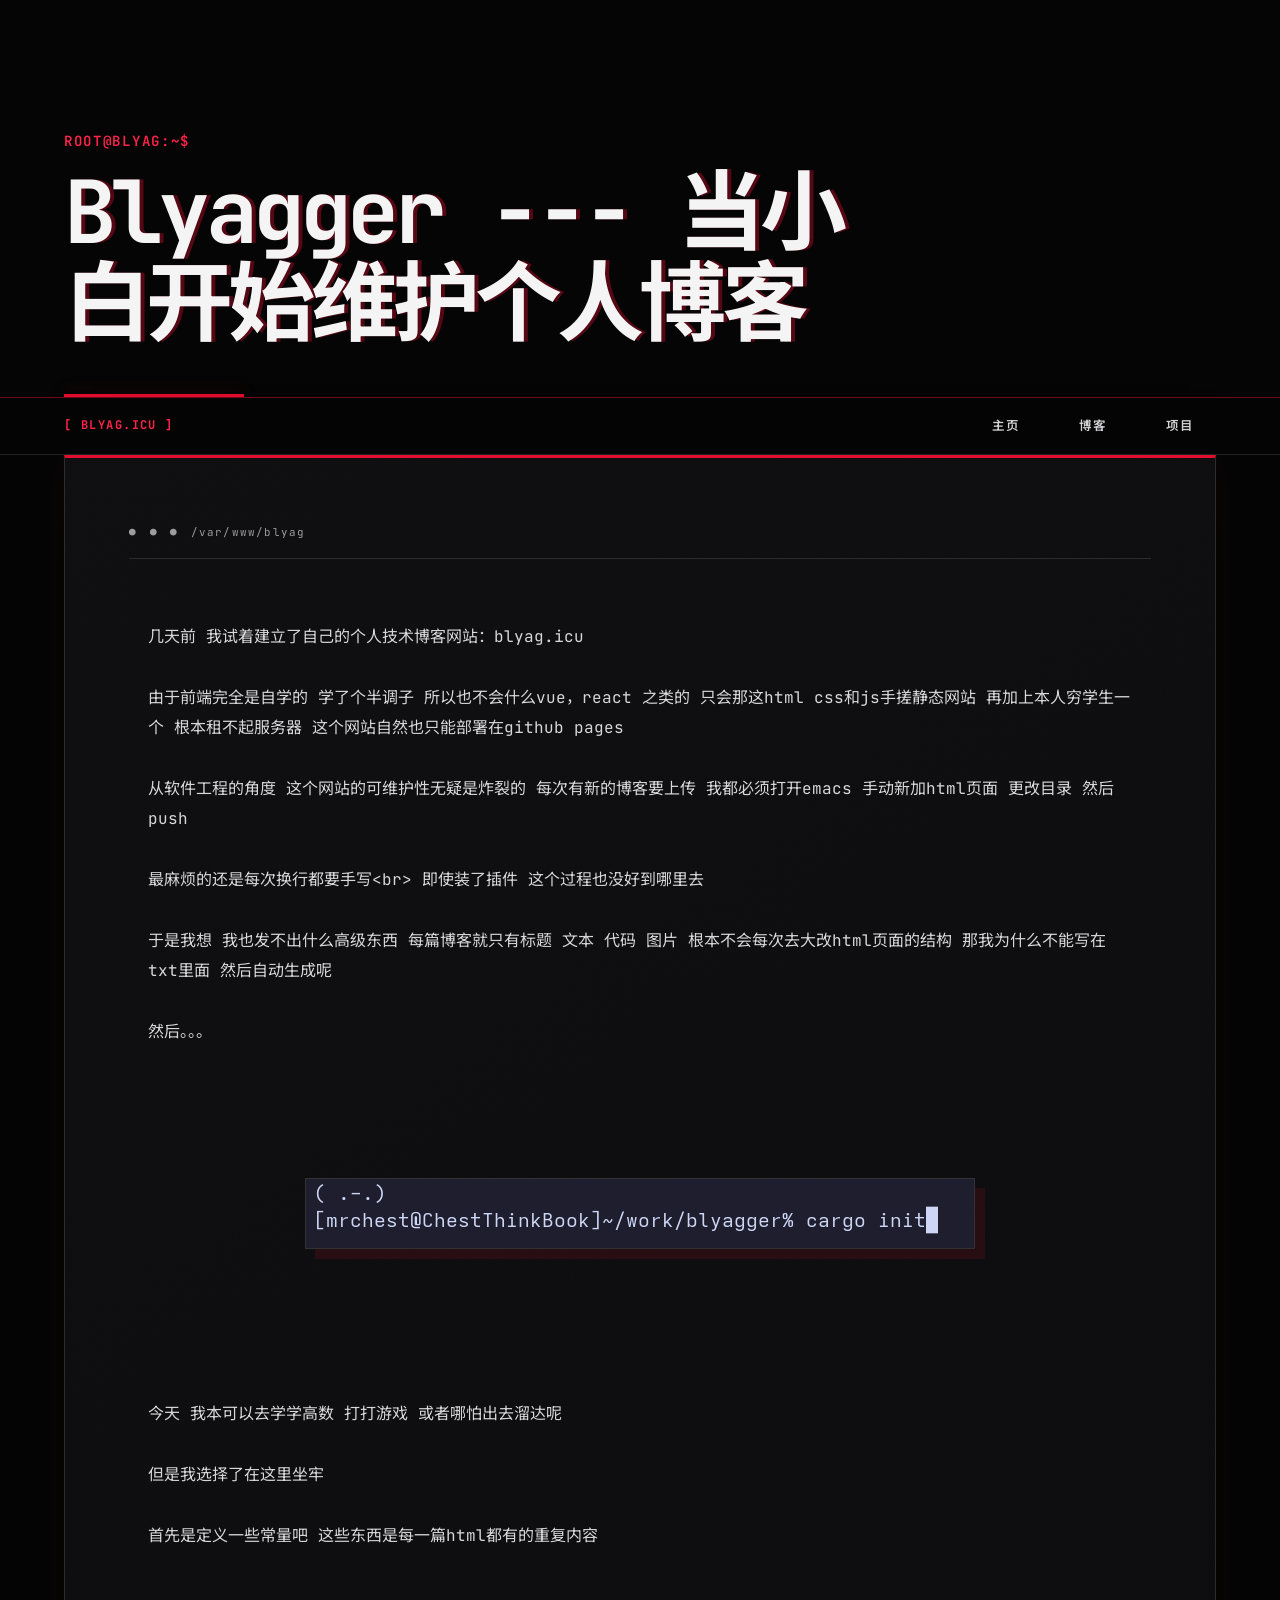
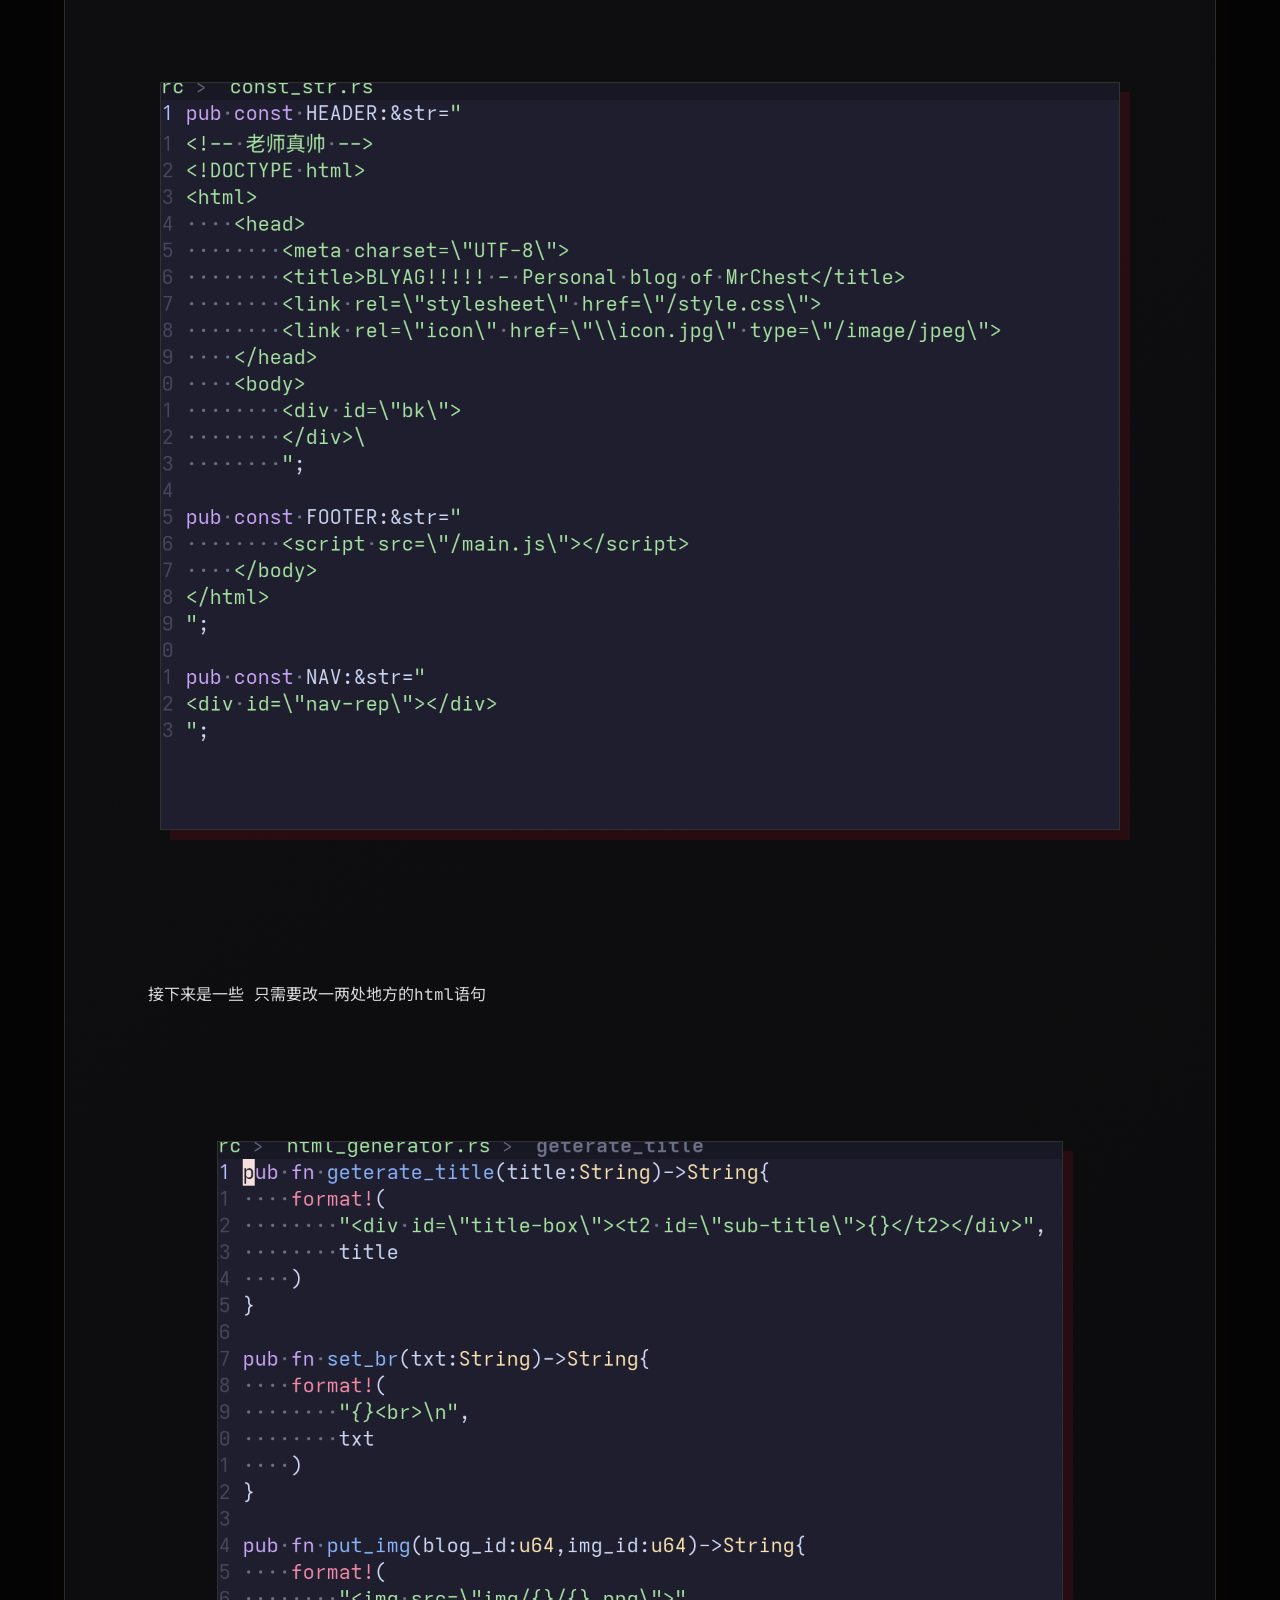
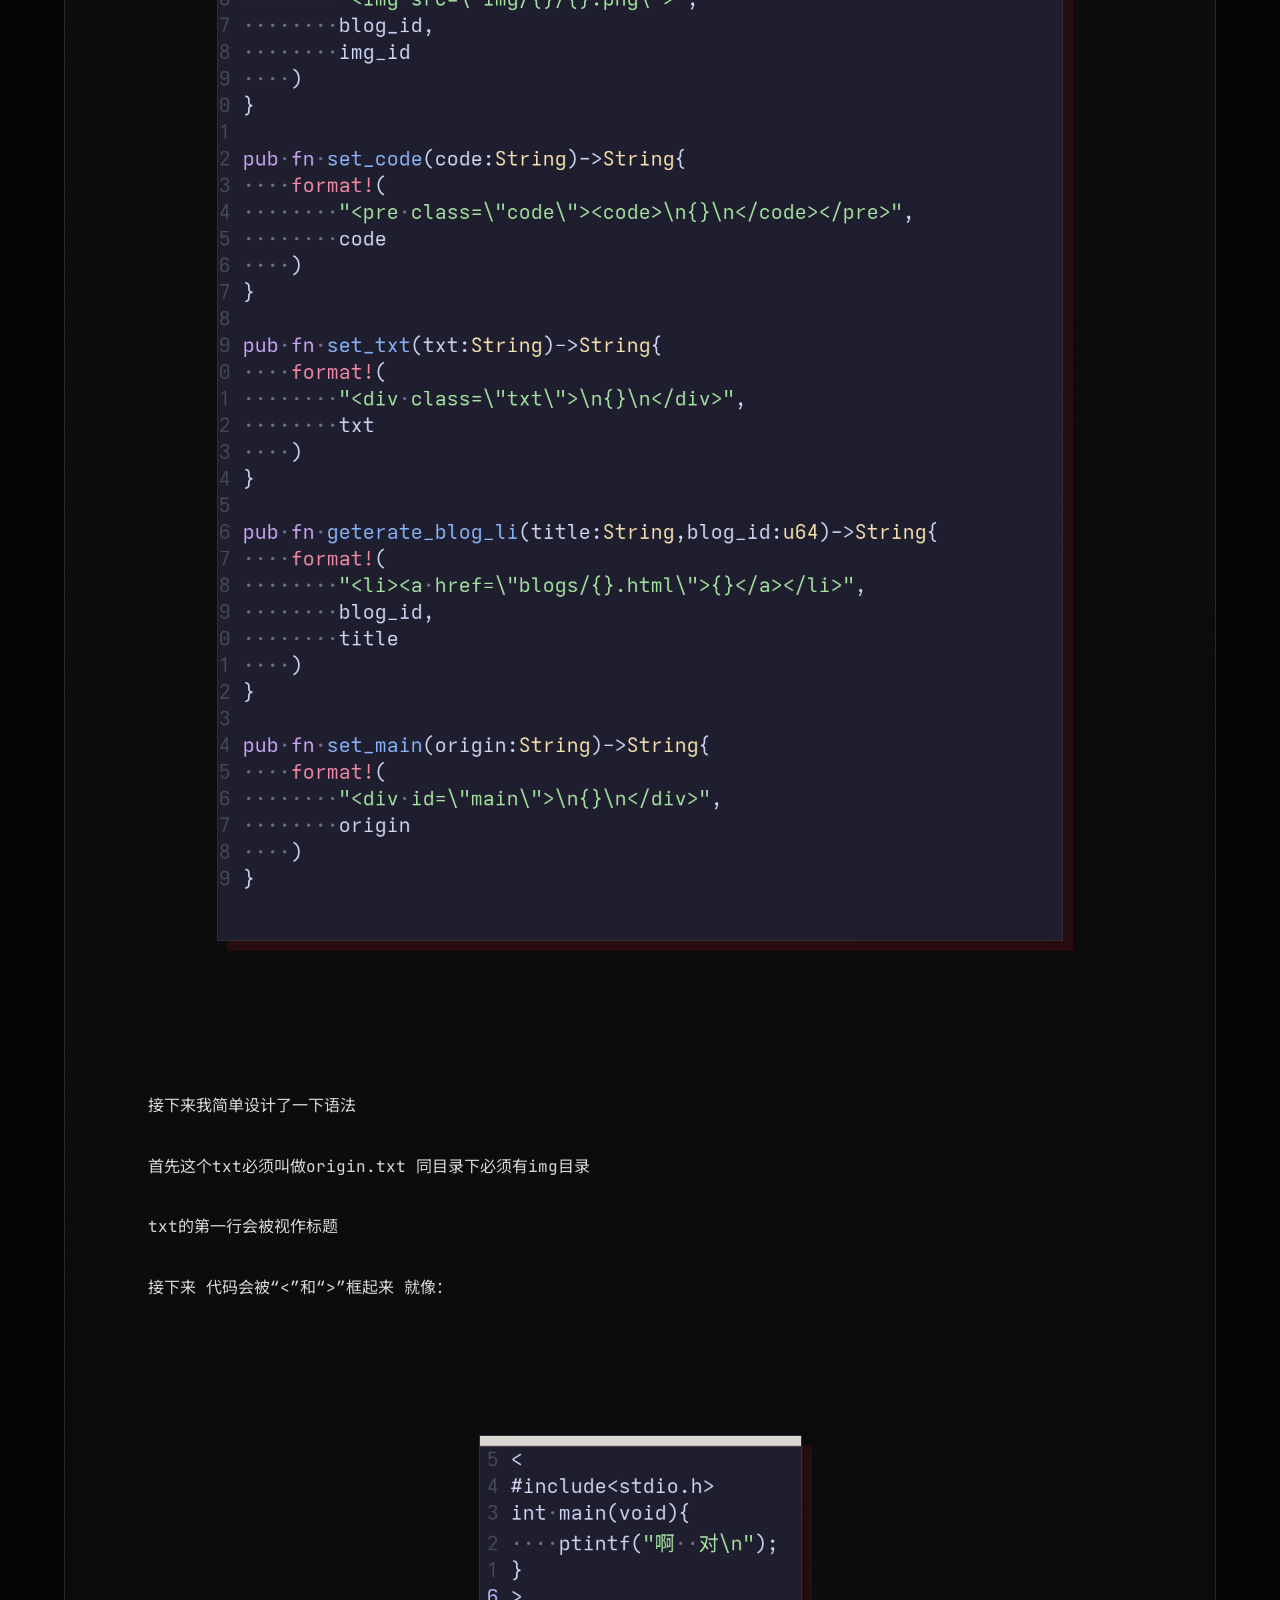
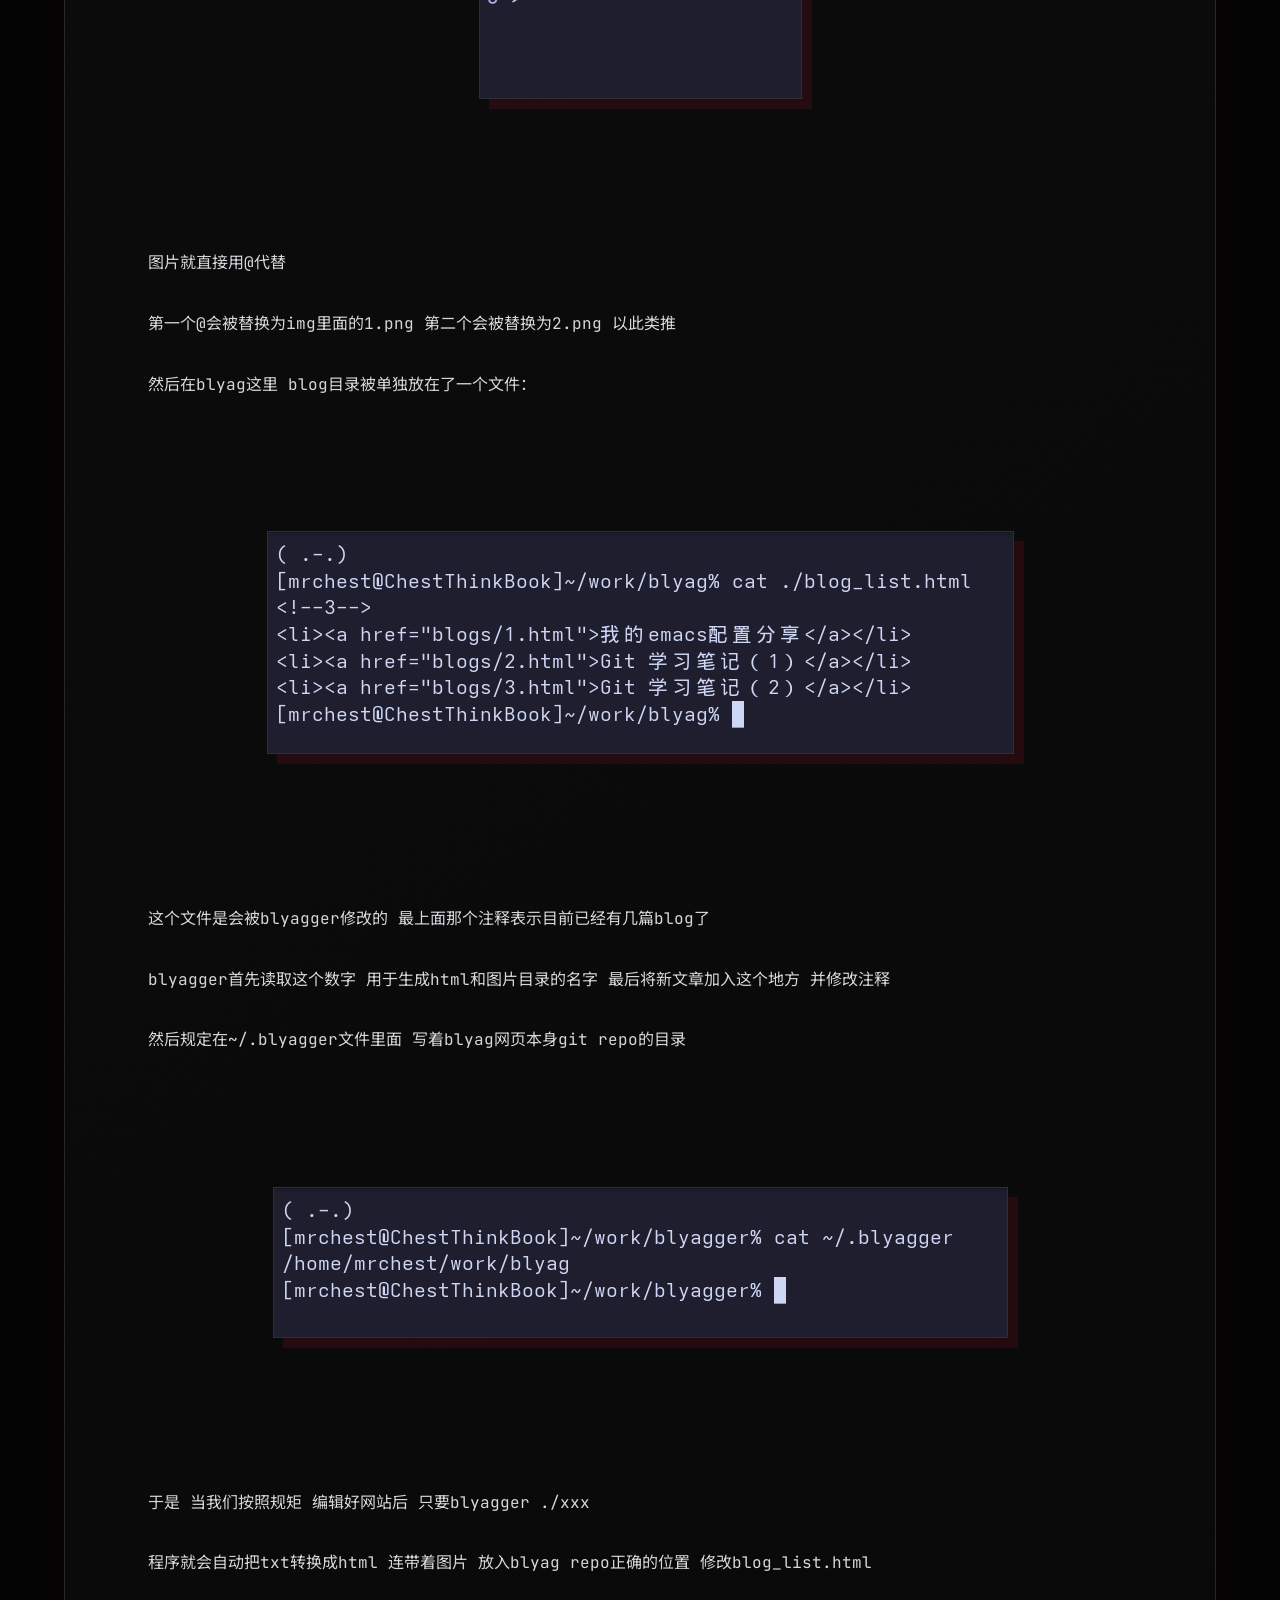
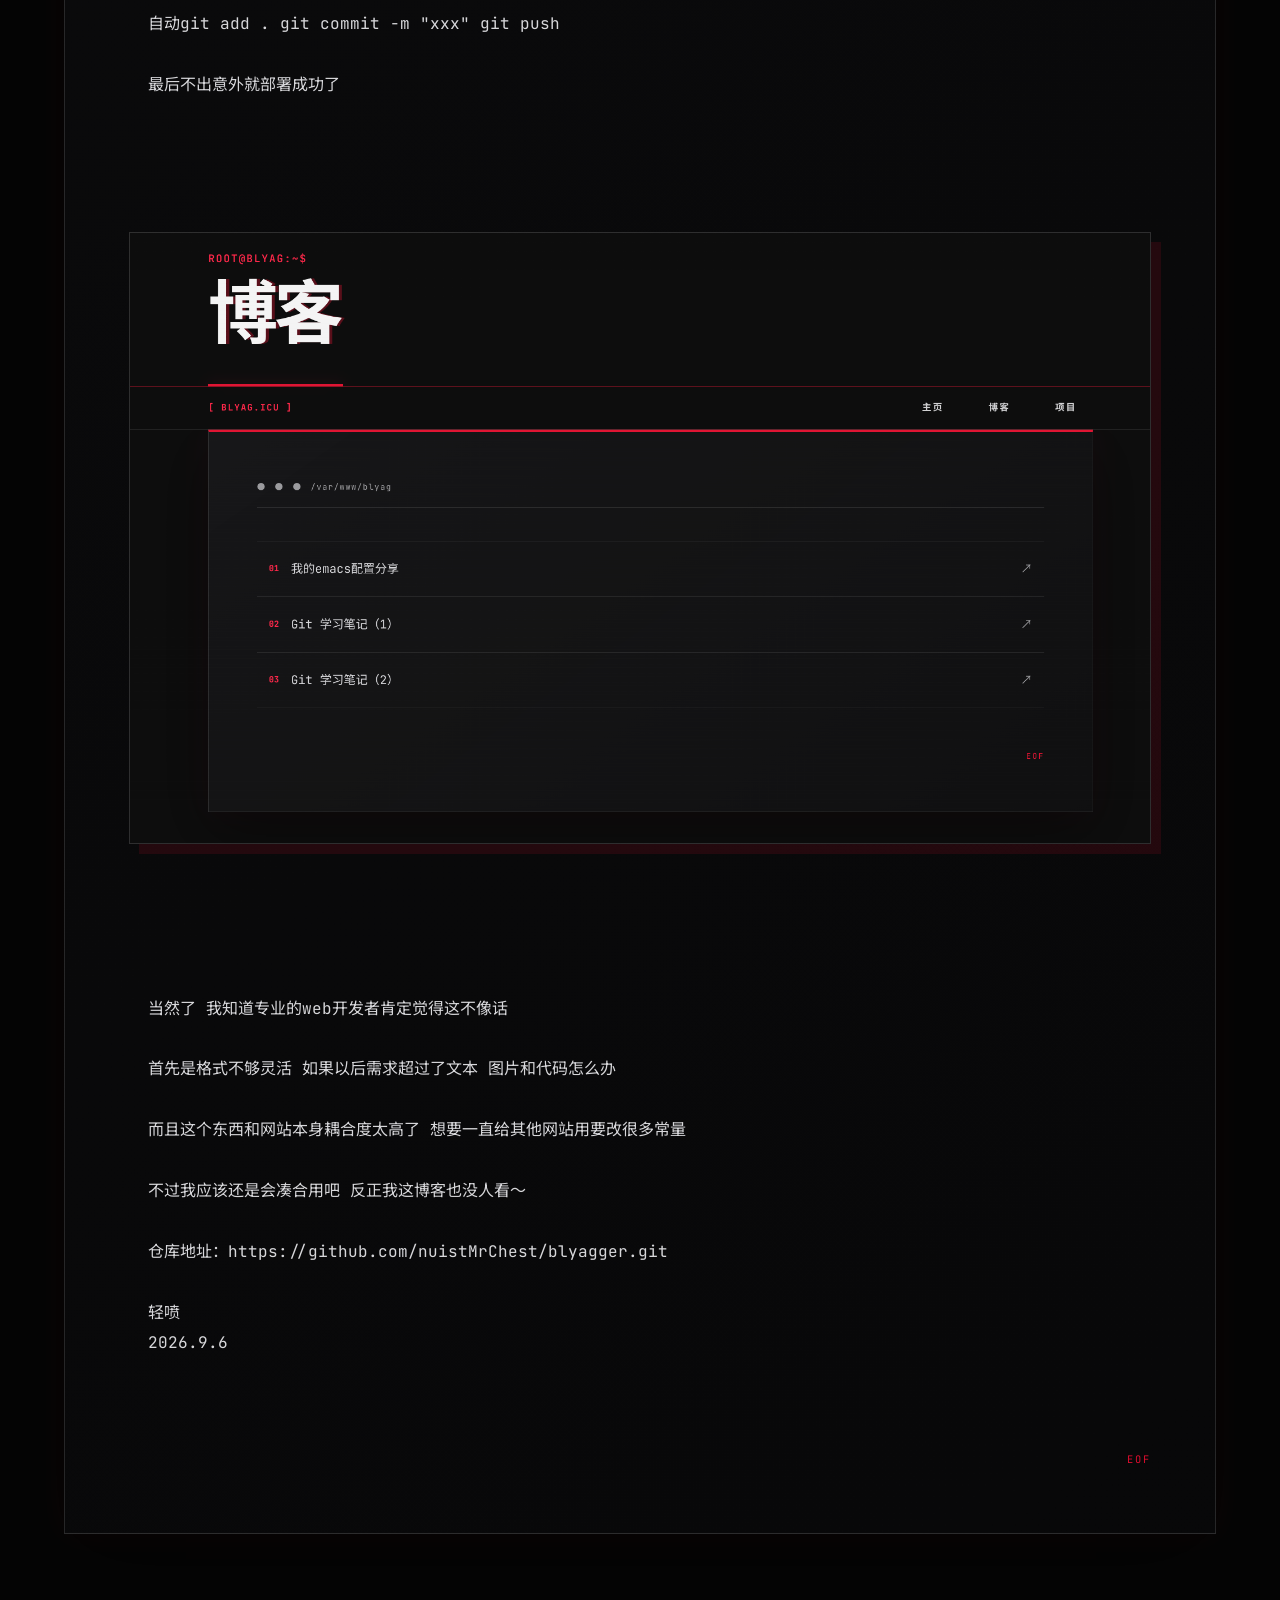
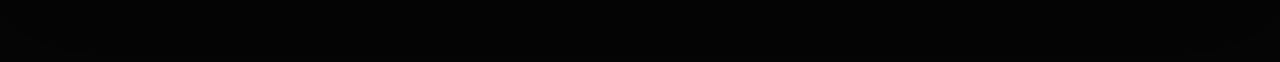
<file: blogs/4.html>
<!-- 老师真帅 -->
<!DOCTYPE html>
<html>
    <head>
        <meta charset="UTF-8">
        <title>BLYAG!!!!! - Personal blog of MrChest</title>
        <link rel="stylesheet" href="/style.css">
        <link rel="icon" href="\icon.jpg" type="/image/jpeg">
    </head>
    <body>
        <div id="bk">
        </div><div id="title-box"><t2 id="sub-title">Blyagger --- 当小白开始维护个人博客
</t2></div>
<div id="nav-rep"></div>
<div id="main">
<div class="txt">
几天前 我试着建立了自己的个人技术博客网站：blyag.icu<br>
<br>
由于前端完全是自学的 学了个半调子 所以也不会什么vue，react 之类的 只会那这html css和js手搓静态网站 再加上本人穷学生一个 根本租不起服务器 这个网站自然也只能部署在github pages<br>
<br>
从软件工程的角度 这个网站的可维护性无疑是炸裂的 每次有新的博客要上传 我都必须打开emacs 手动新加html页面 更改目录 然后push <br>
<br>
最麻烦的还是每次换行都要手写&lt;br&gt; 即使装了插件 这个过程也没好到哪里去<br>
<br>
于是我想 我也发不出什么高级东西 每篇博客就只有标题 文本 代码 图片 根本不会每次去大改html页面的结构 那我为什么不能写在txt里面 然后自动生成呢<br>
<br>
然后。。。<br>
<br>

</div><img src="img/4/1.png"><div class="txt">
<br>
<br>
今天 我本可以去学学高数 打打游戏 或者哪怕出去溜达呢<br>
<br>
但是我选择了在这里坐牢<br>
<br>
首先是定义一些常量吧 这些东西是每一篇html都有的重复内容<br>
<br>

</div><img src="img/4/2.png"><div class="txt">
<br>
<br>
接下来是一些 只需要改一两处地方的html语句<br>
<br>

</div><img src="img/4/3.png"><div class="txt">
<br>
<br>
接下来我简单设计了一下语法<br>
<br>
首先这个txt必须叫做origin.txt 同目录下必须有img目录<br>
<br>
txt的第一行会被视作标题<br>
<br>
接下来 代码会被“&lt;”和“&gt;”框起来 就像：<br>
<br>

</div><img src="img/4/4.png"><div class="txt">
<br>
<br>
图片就直接用@代替<br>
<br>
第一个@会被替换为img里面的1.png 第二个会被替换为2.png 以此类推<br>
<br>
然后在blyag这里 blog目录被单独放在了一个文件：<br>
<br>

</div><img src="img/4/5.png"><div class="txt">
<br>
<br>
这个文件是会被blyagger修改的 最上面那个注释表示目前已经有几篇blog了<br>
<br>
blyagger首先读取这个数字 用于生成html和图片目录的名字 最后将新文章加入这个地方 并修改注释<br>
<br>
然后规定在~/.blyagger文件里面 写着blyag网页本身git repo的目录<br>
<br>

</div><img src="img/4/6.png"><div class="txt">
<br>
<br>
于是 当我们按照规矩 编辑好网站后 只要blyagger ./xxx<br>
<br>
程序就会自动把txt转换成html 连带着图片 放入blyag repo正确的位置 修改blog_list.html<br>
<br>
自动git add . git commit  -m "xxx" git push<br>
<br>
最后不出意外就部署成功了<br>
<br>

</div><img src="img/4/7.png"><div class="txt">
<br>
<br>
当然了 我知道专业的web开发者肯定觉得这不像话<br>
<br>
首先是格式不够灵活 如果以后需求超过了文本 图片和代码怎么办<br>
<br>
而且这个东西和网站本身耦合度太高了 想要一直给其他网站用要改很多常量<br>
<br>
不过我应该还是会凑合用吧 反正我这博客也没人看～<br>
<br>
仓库地址：https://github.com/nuistMrChest/blyagger.git<br>
<br>
轻喷<br>
2026.9.6
</div>
</div>
        <script src="/main.js"></script>
    </body>
</html>
</file>
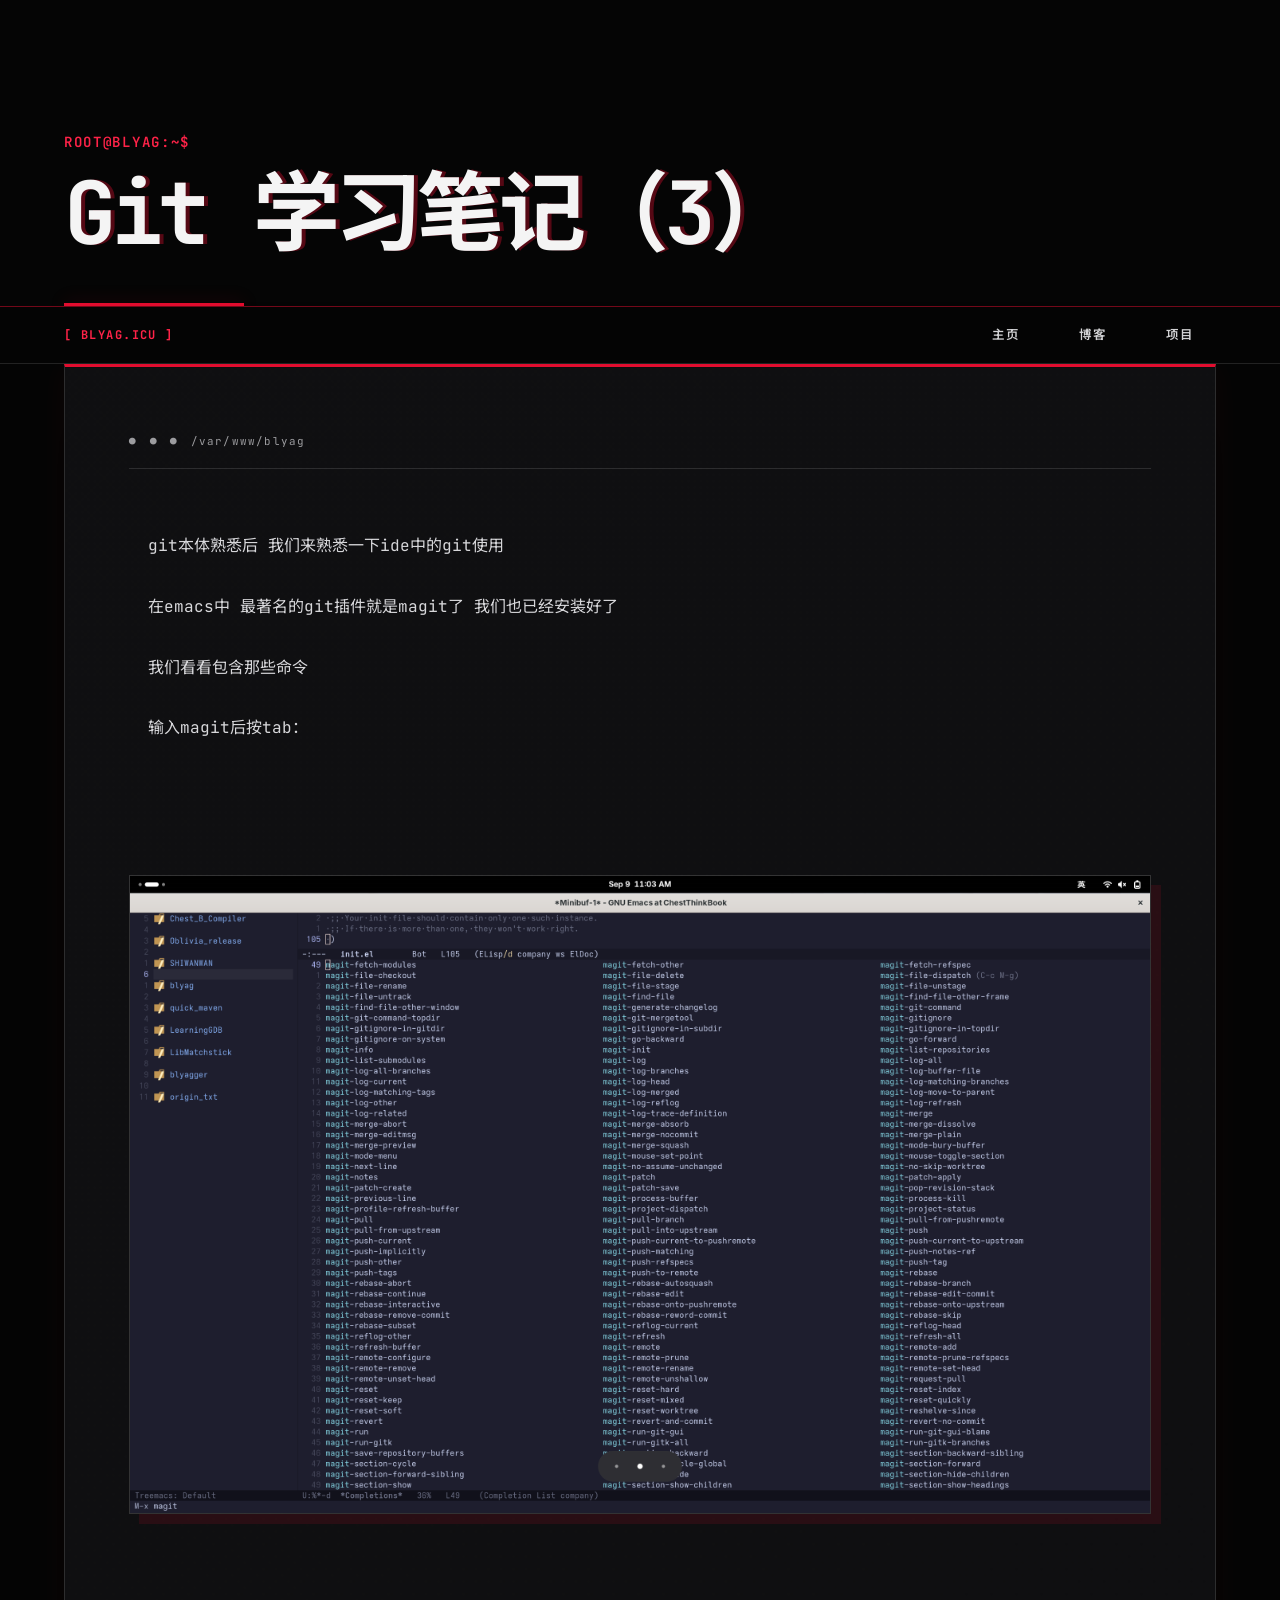
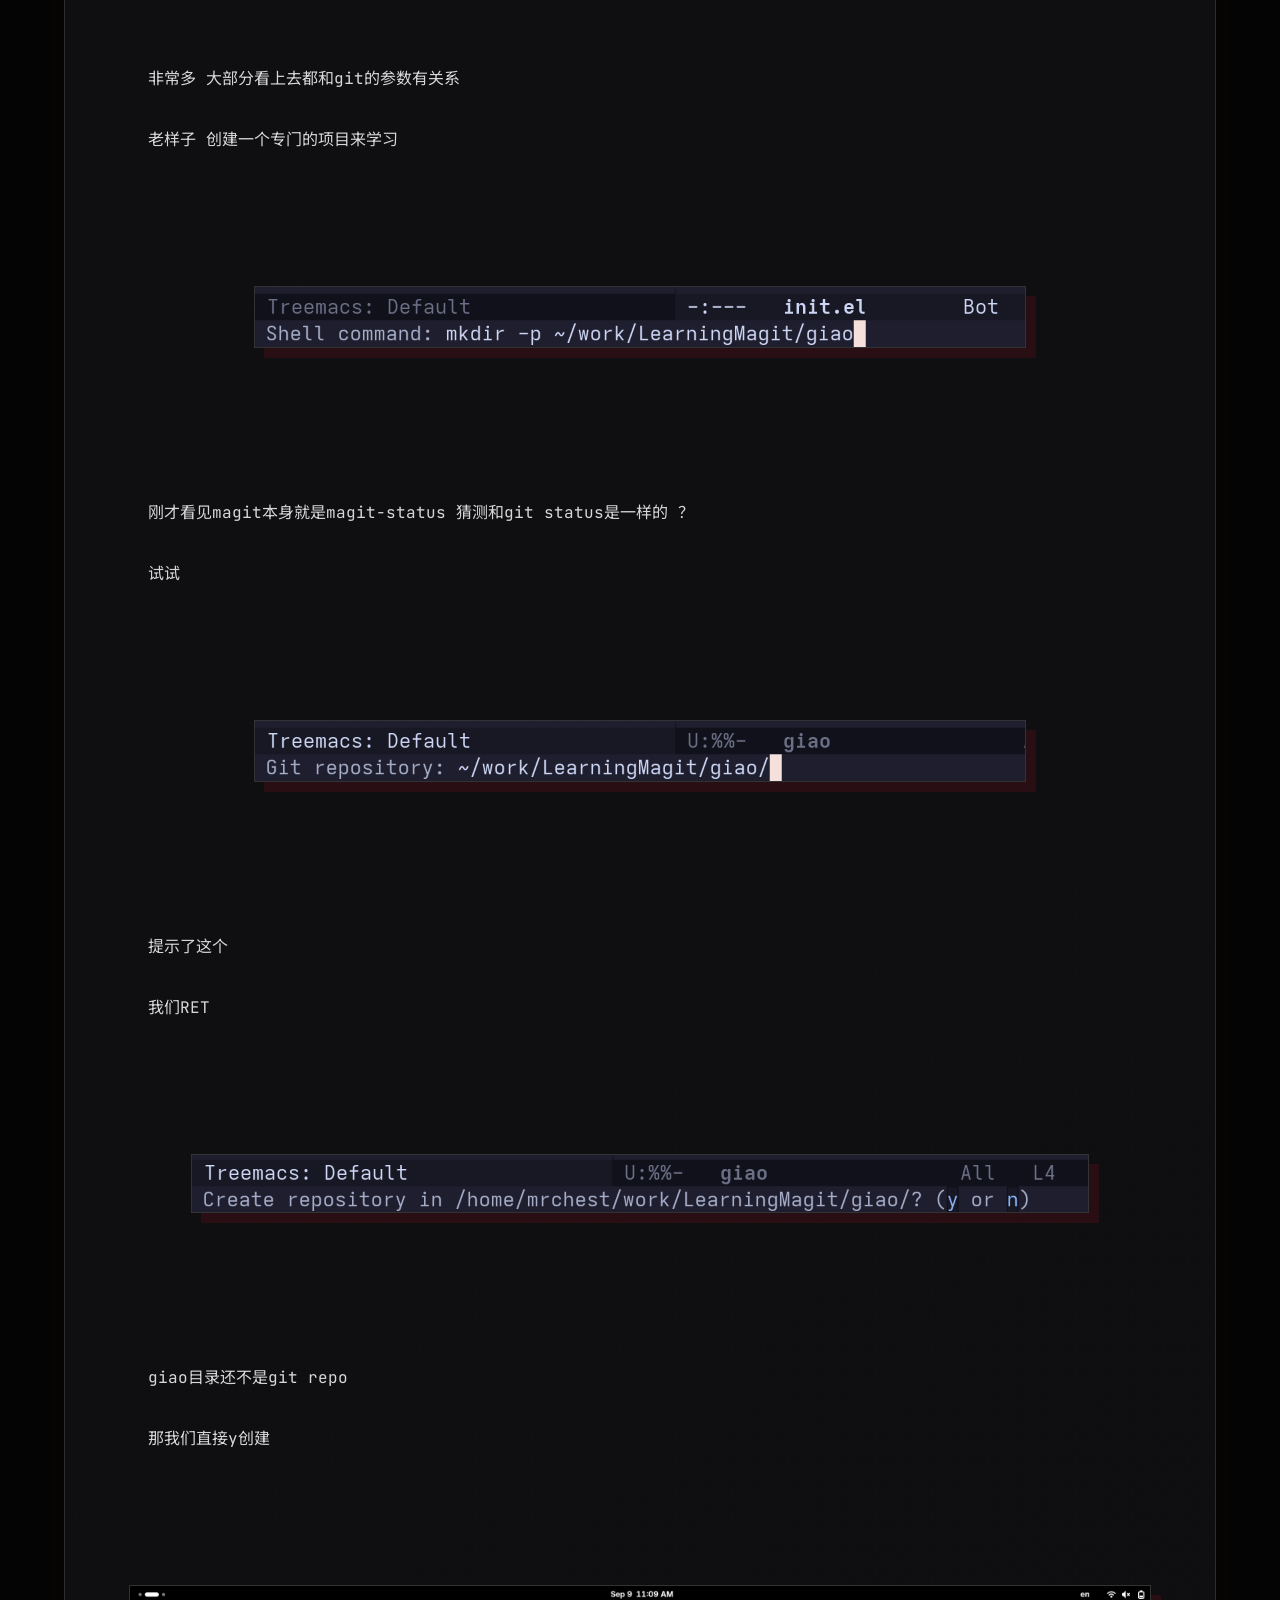
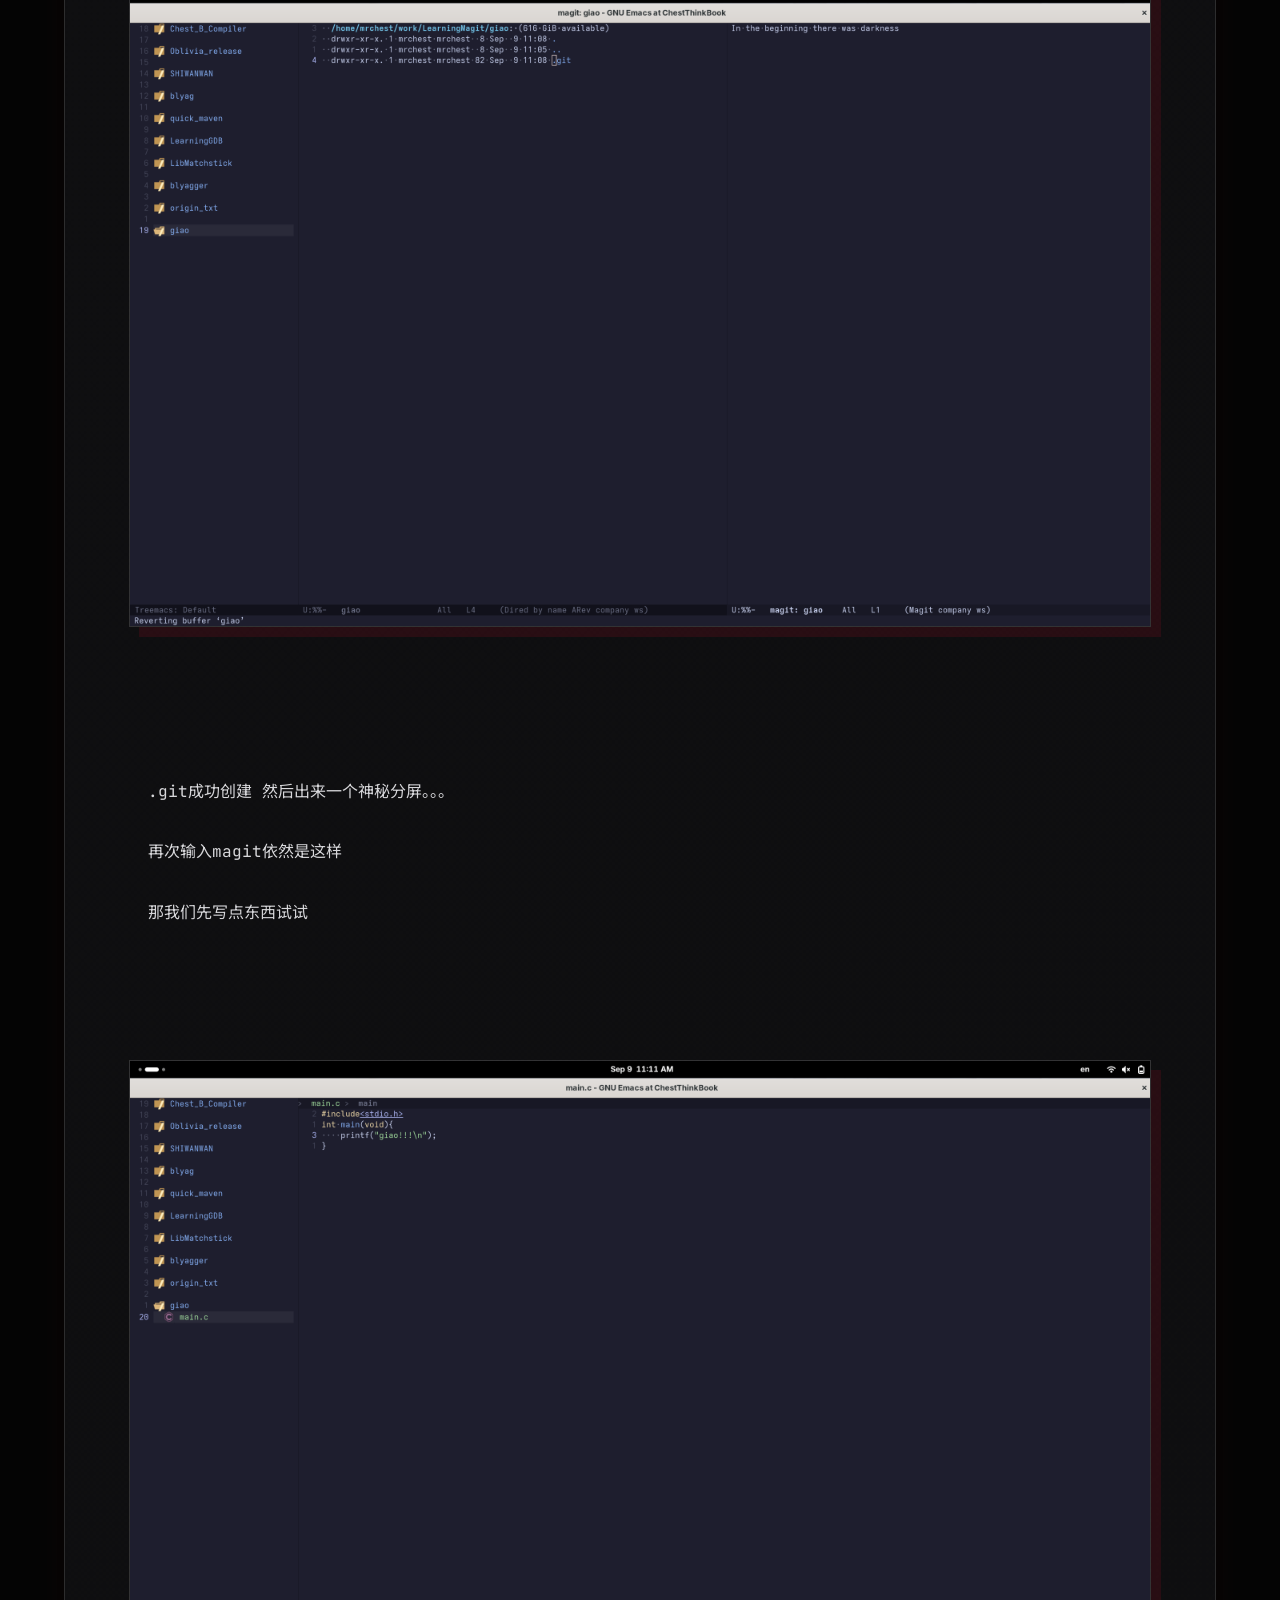
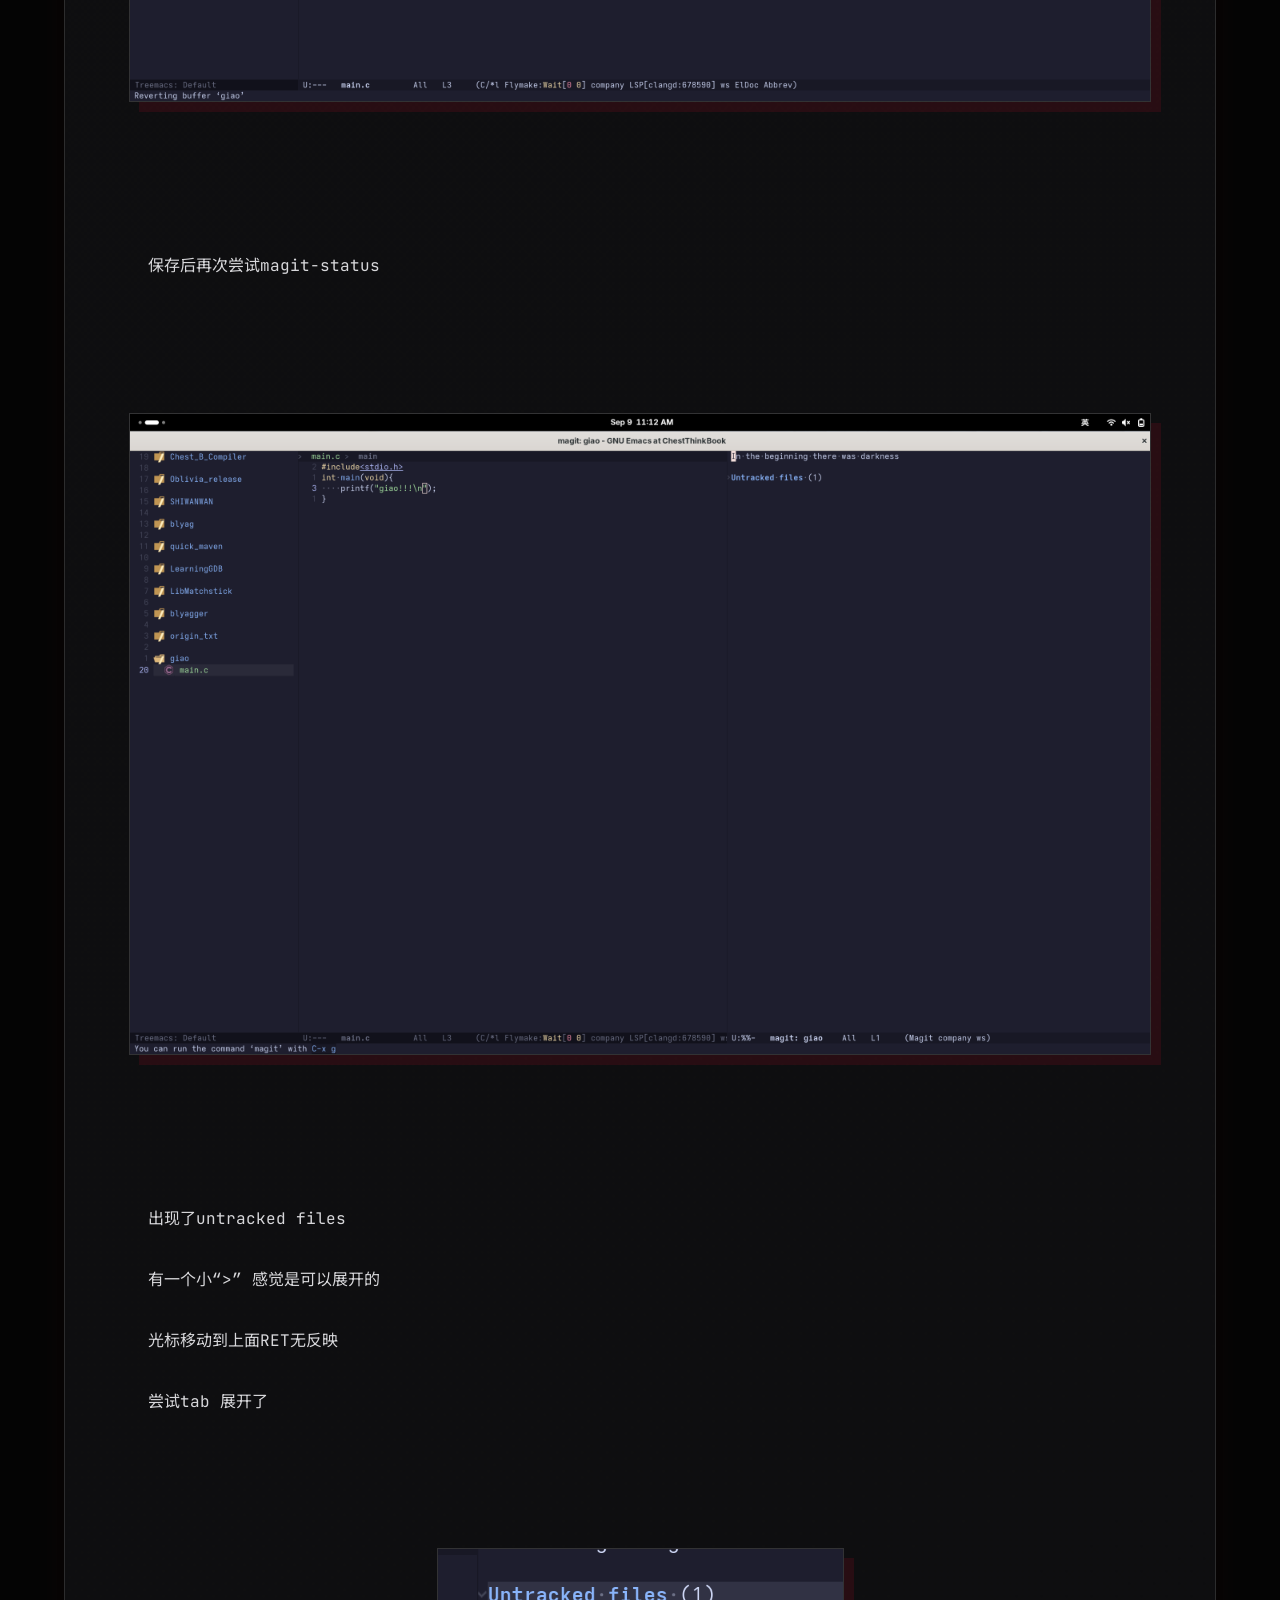
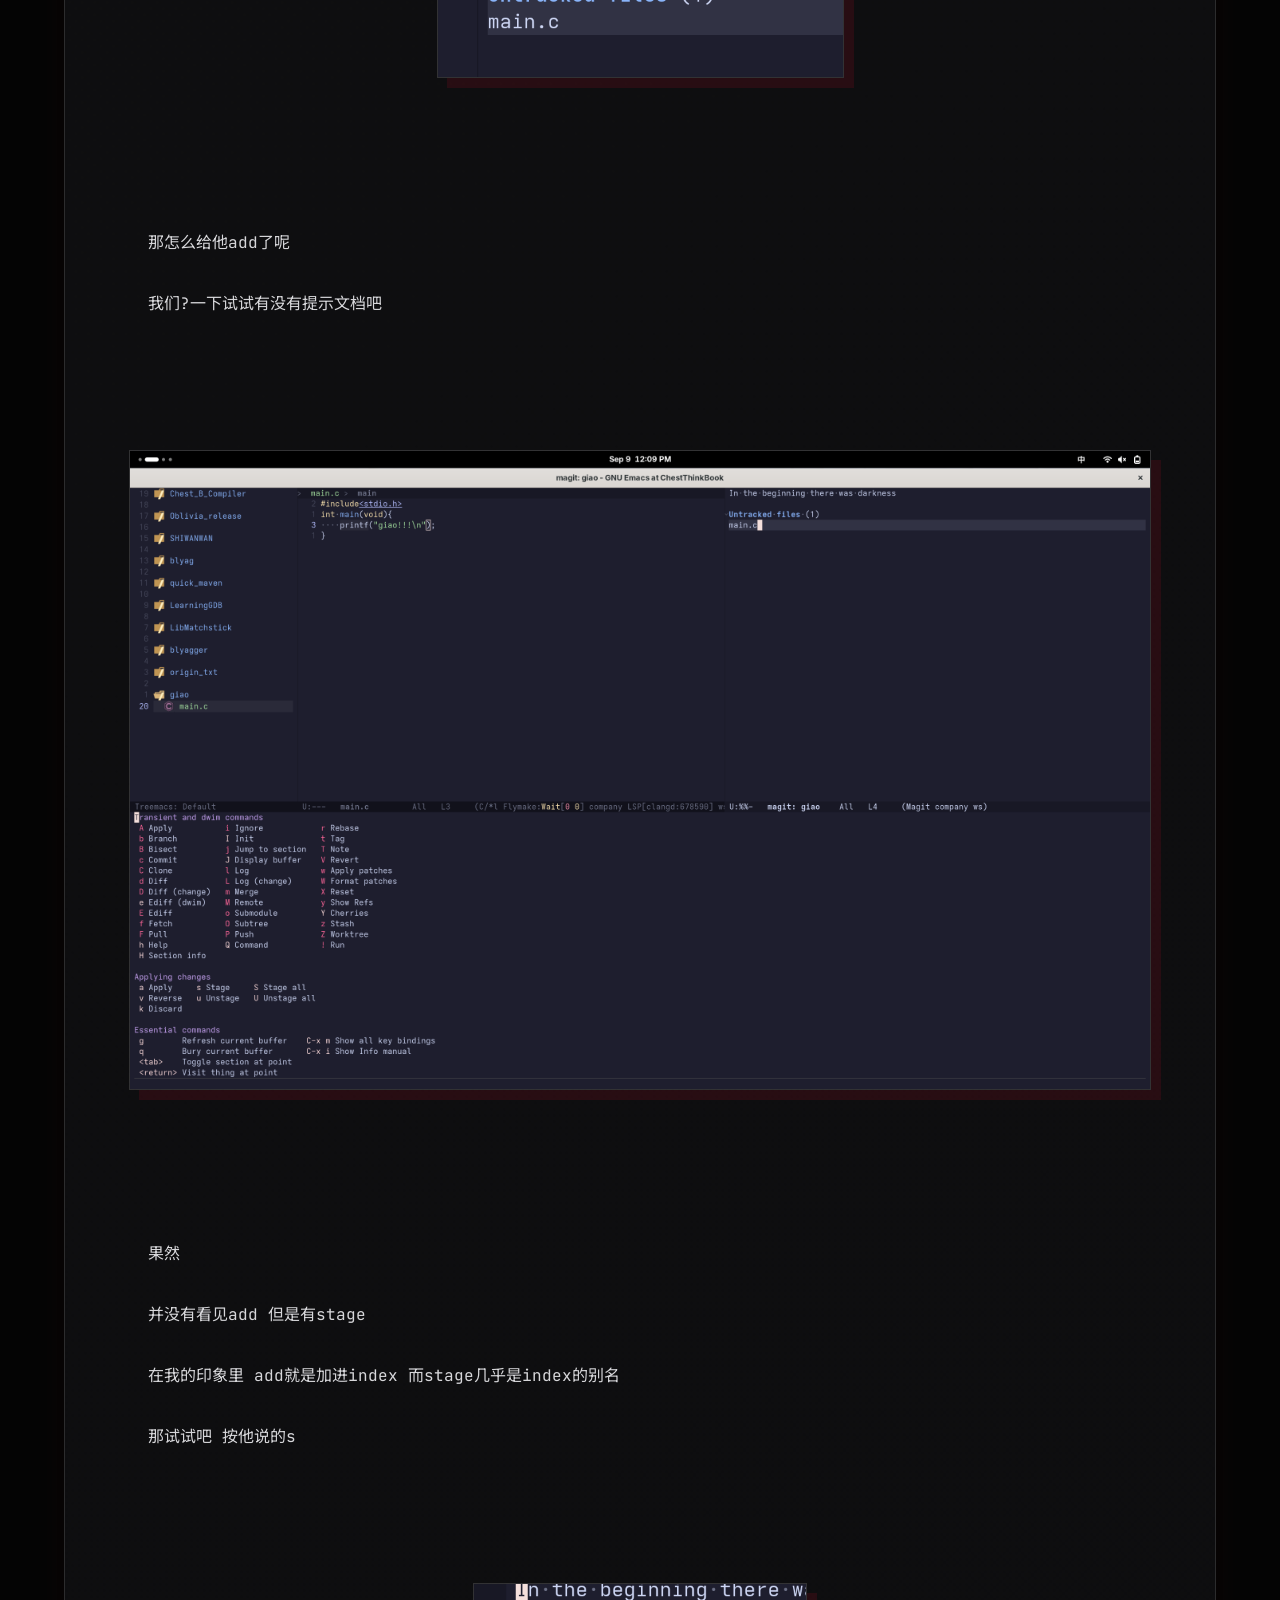
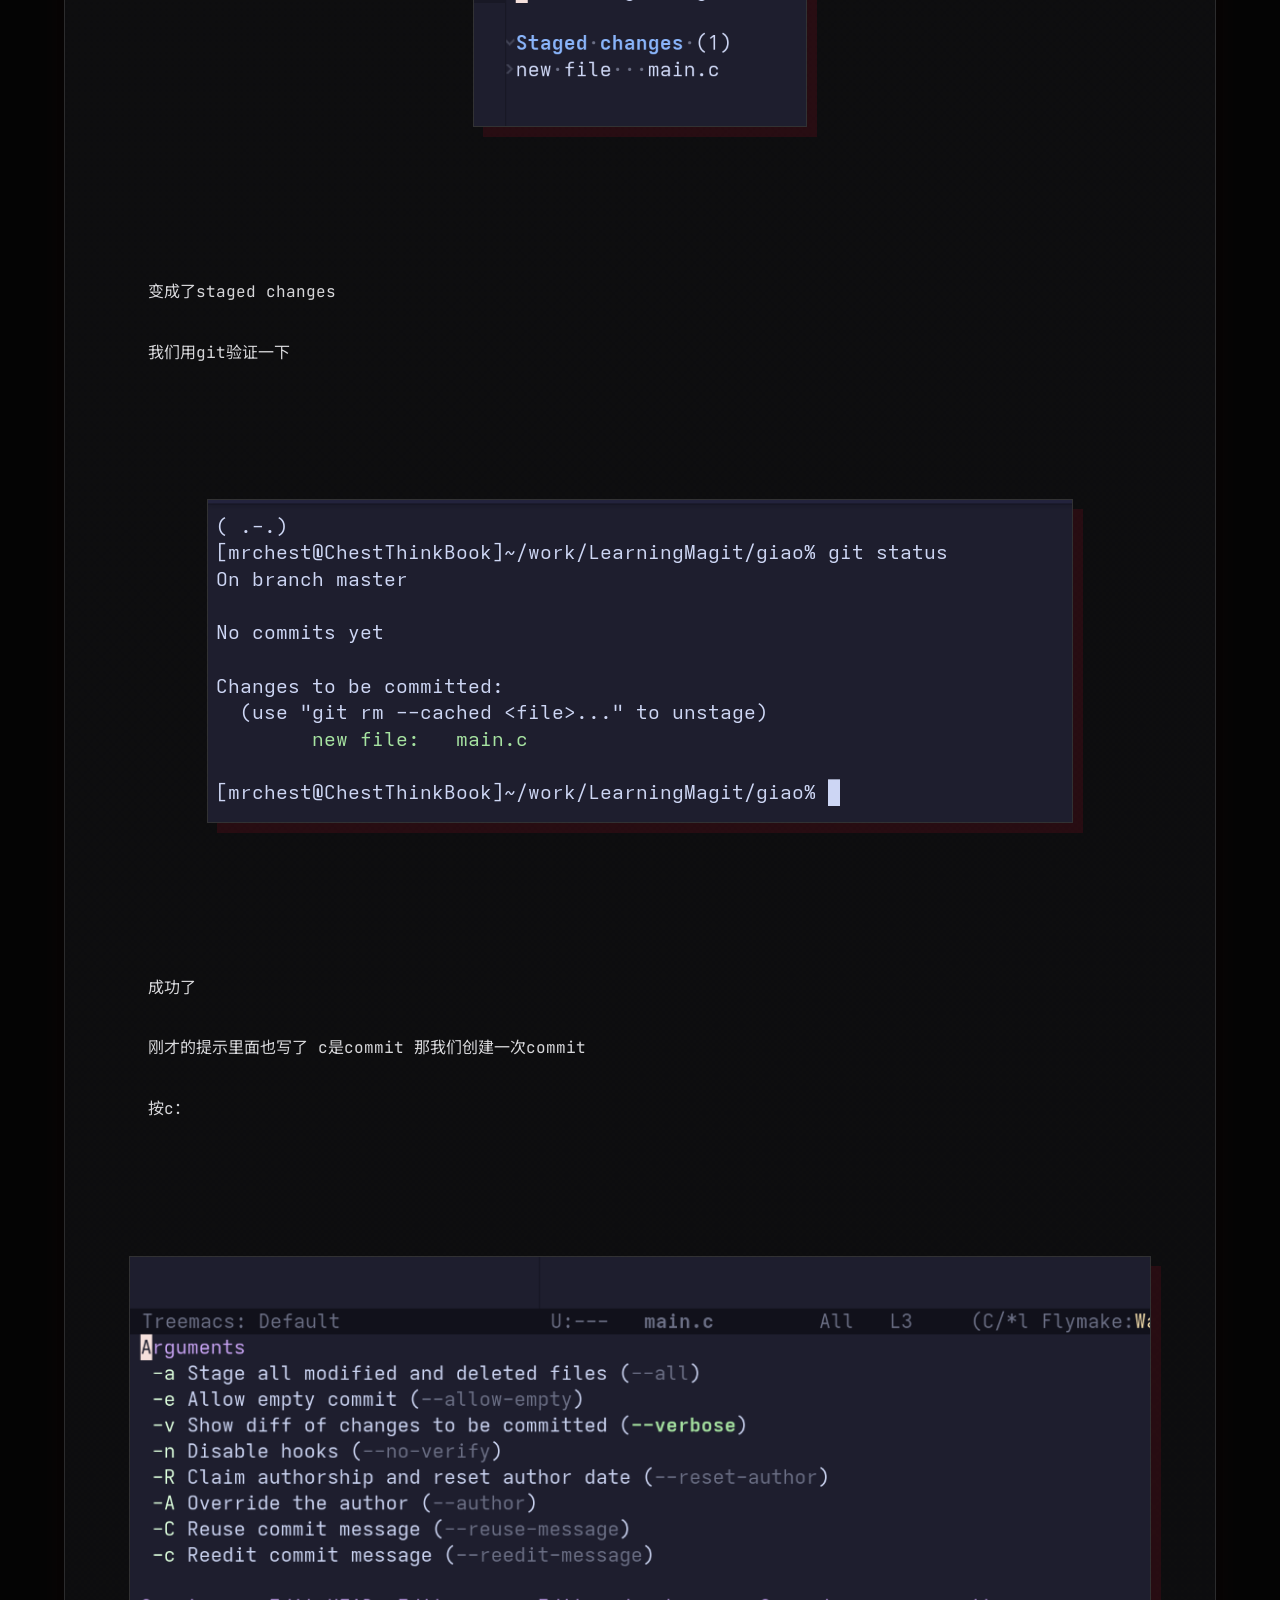
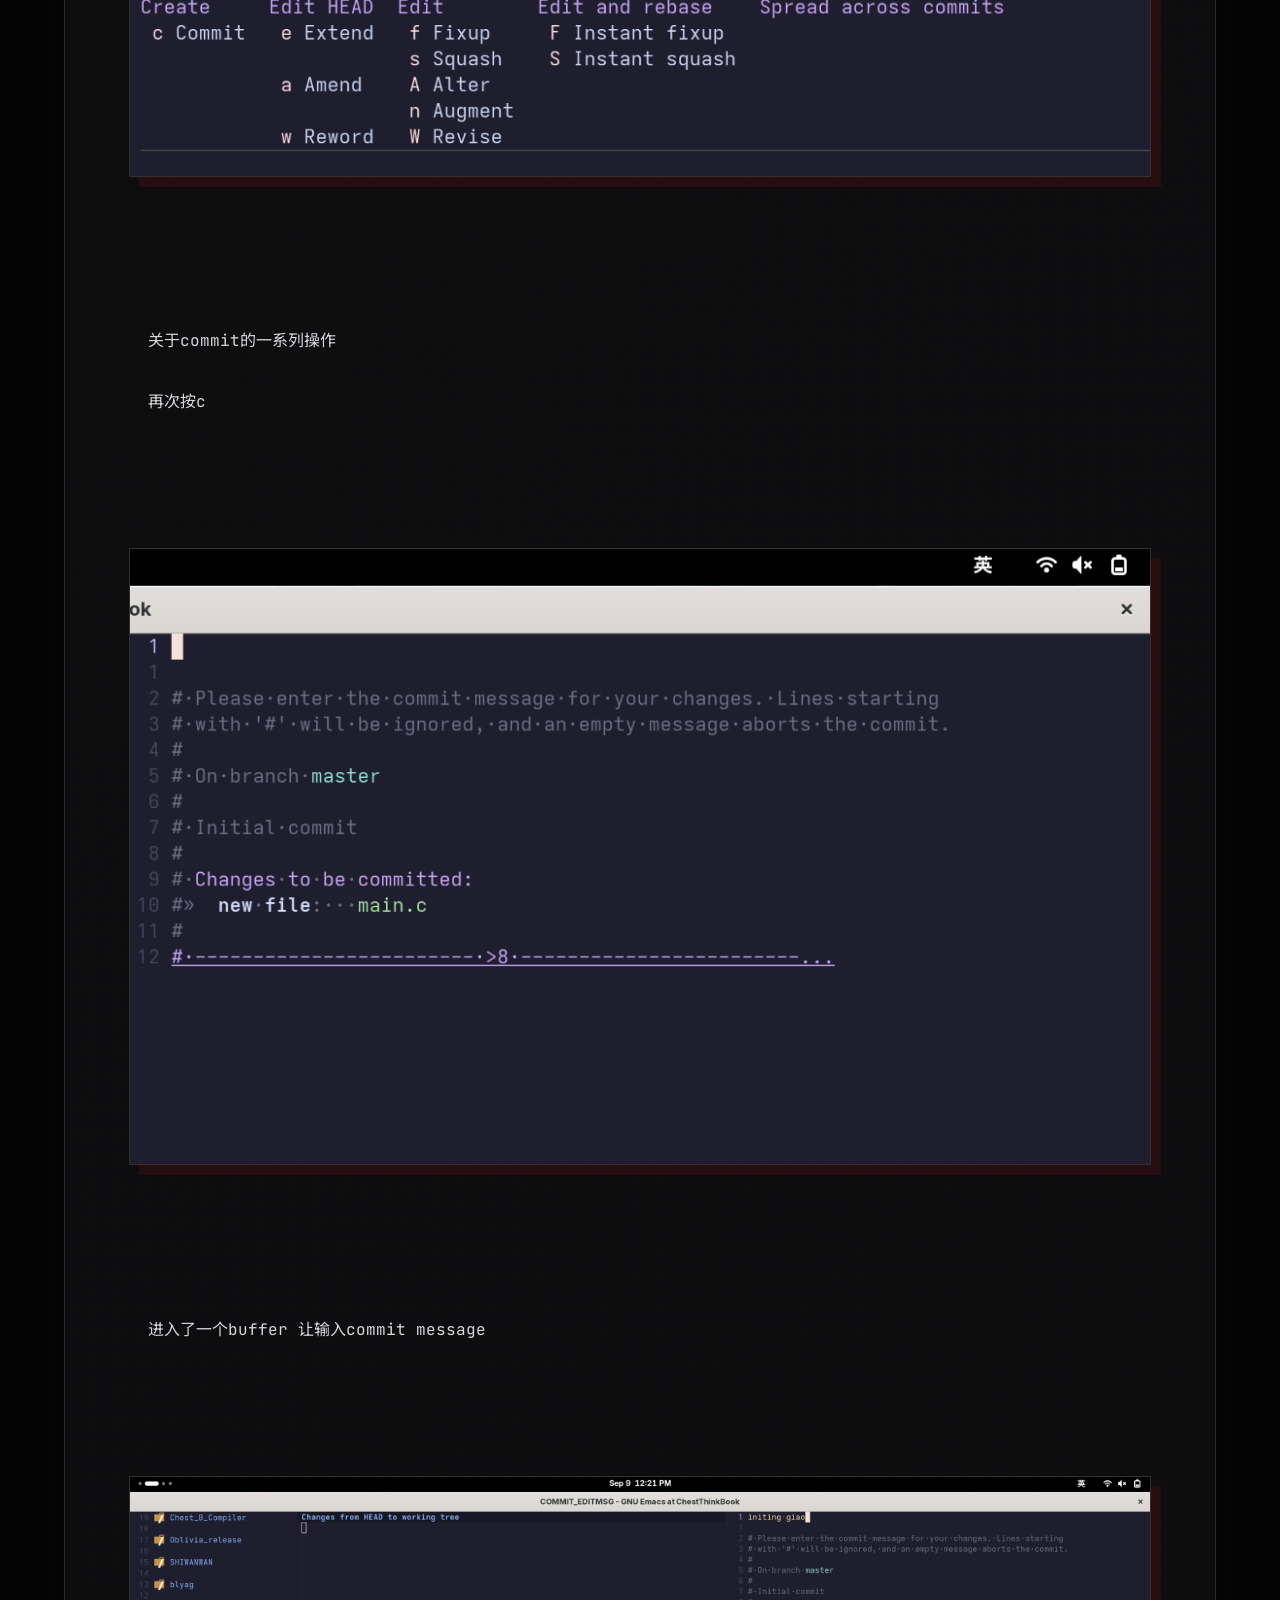
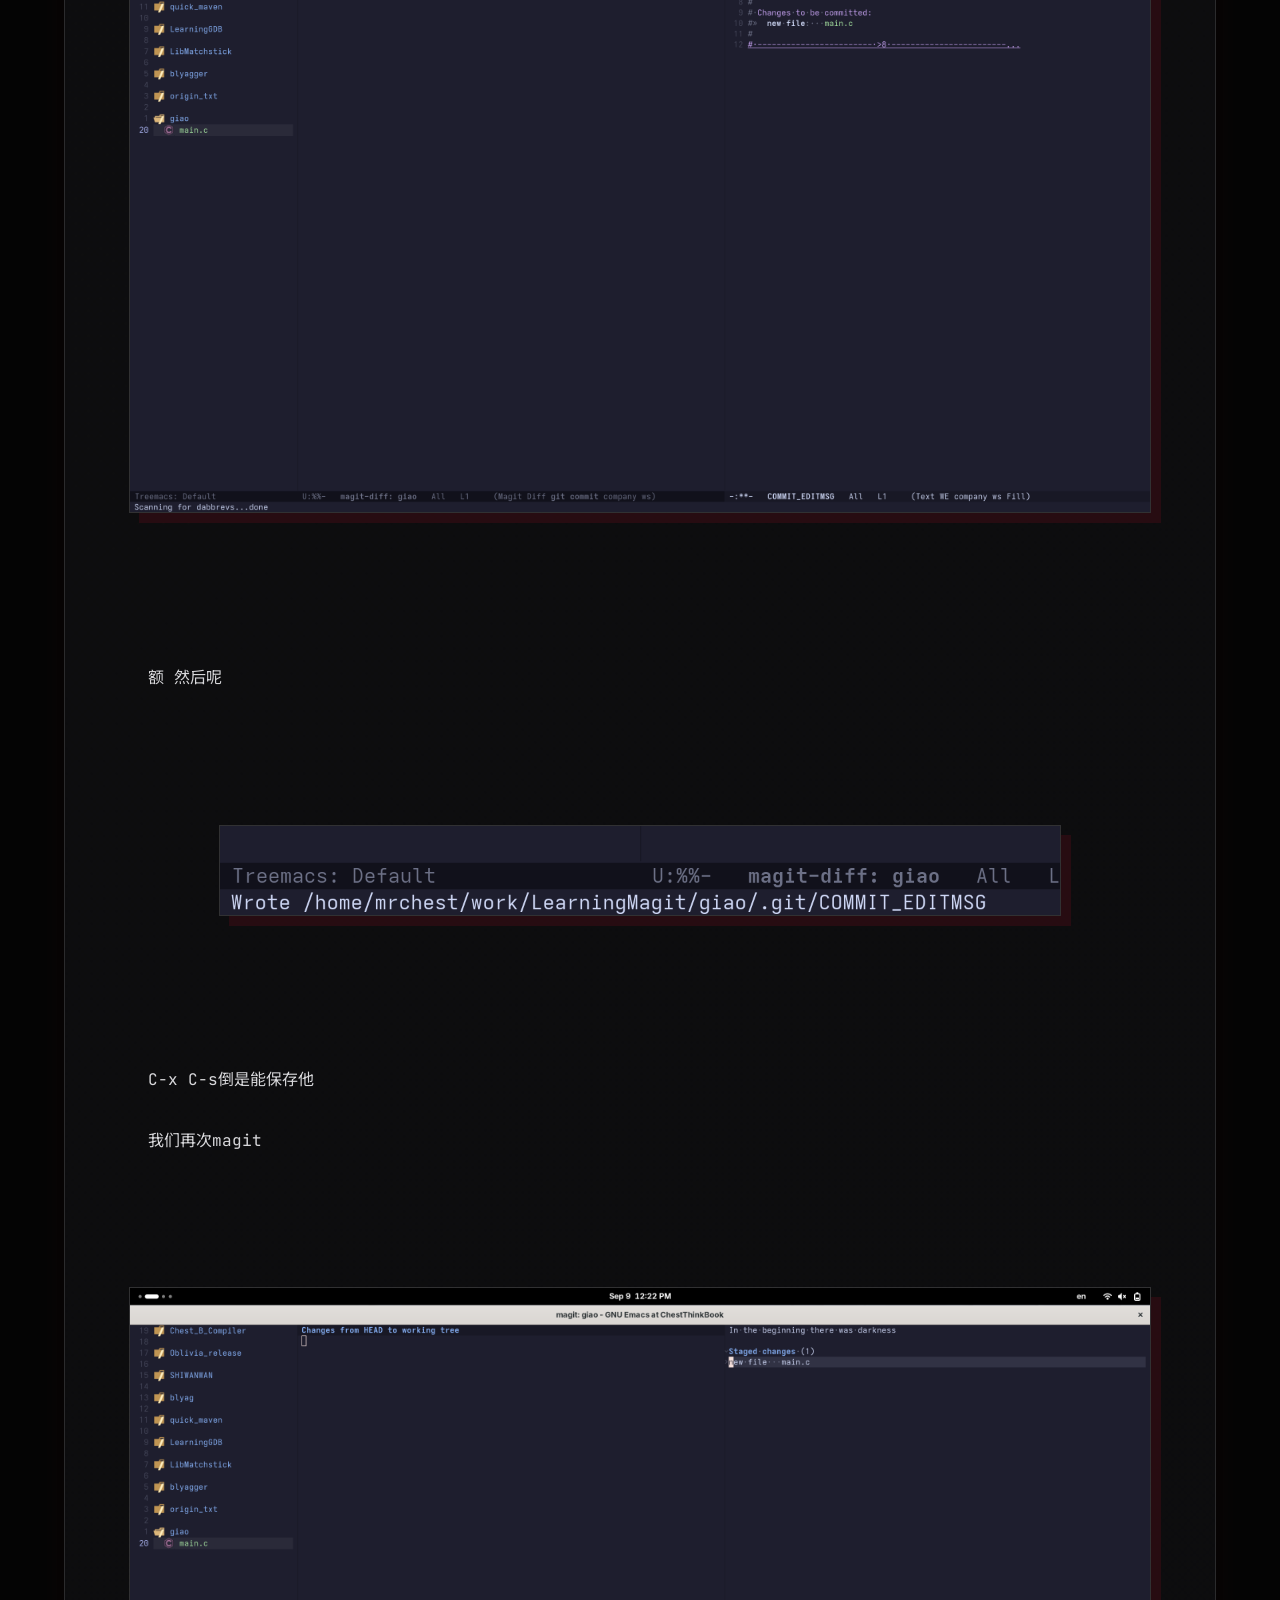
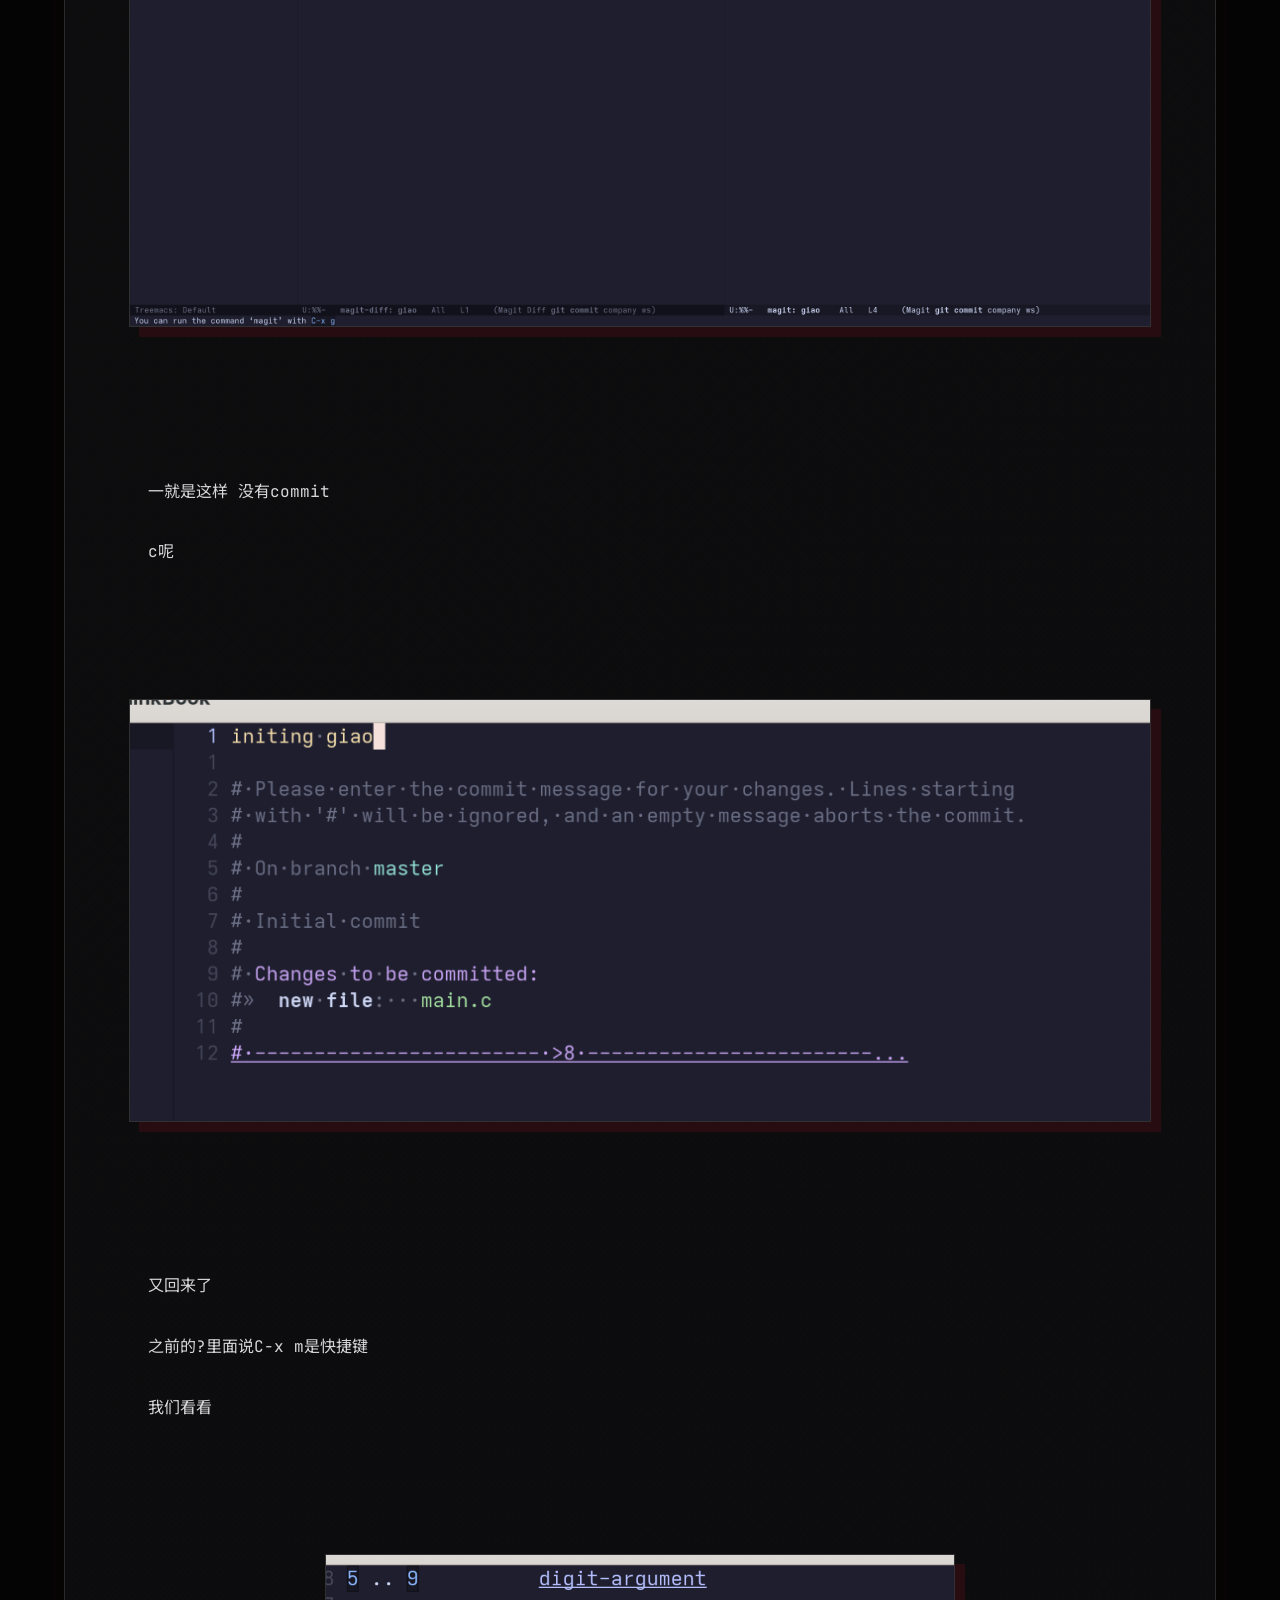
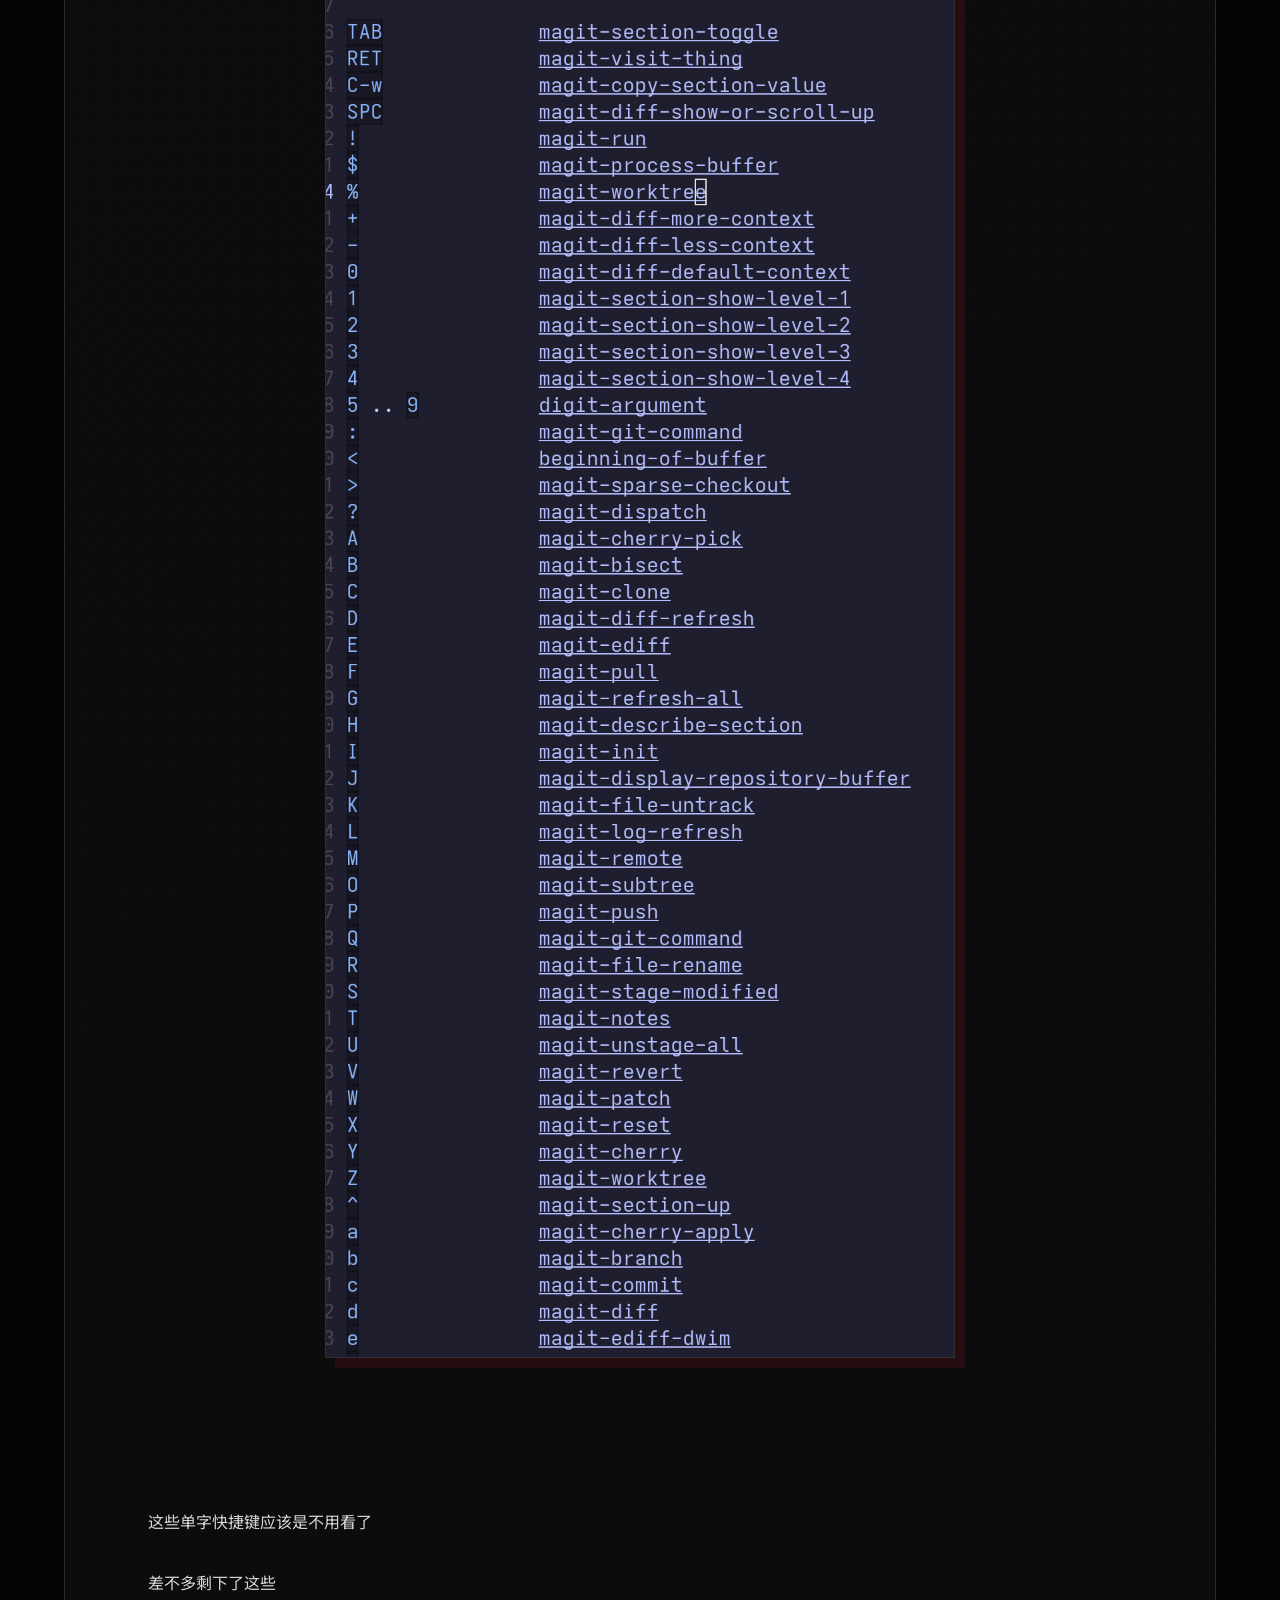
<file: blogs/5.html>
<!-- 老师真帅 -->
<!DOCTYPE html>
<html>
    <head>
        <meta charset="UTF-8">
        <title>BLYAG!!!!! - Personal blog of MrChest</title>
        <link rel="stylesheet" href="/style.css">
        <link rel="icon" href="\icon.jpg" type="/image/jpeg">
    </head>
    <body>
        <div id="bk">
        </div><div id="title-box"><t2 id="sub-title">Git 学习笔记（3）
</t2></div>
<div id="nav-rep"></div>
<div id="main">
<div class="txt">
git本体熟悉后 我们来熟悉一下ide中的git使用<br>
<br>
在emacs中 最著名的git插件就是magit了 我们也已经安装好了<br>
<br>
我们看看包含那些命令<br>
<br>
输入magit后按tab：<br>
<br>

</div><img src="img/5/1.png"><div class="txt">
<br>
<br>
非常多 大部分看上去都和git的参数有关系<br>
<br>
老样子 创建一个专门的项目来学习<br>
<br>

</div><img src="img/5/2.png"><div class="txt">
<br>
<br>
刚才看见magit本身就是magit-status 猜测和git status是一样的 ？<br>
<br>
试试<br>
<br>

</div><img src="img/5/3.png"><div class="txt">
<br>
<br>
提示了这个<br>
<br>
我们RET<br>
<br>

</div><img src="img/5/4.png"><div class="txt">
<br>
<br>
giao目录还不是git repo<br>
<br>
那我们直接y创建<br>
<br>

</div><img src="img/5/5.png"><div class="txt">
<br>
<br>
.git成功创建 然后出来一个神秘分屏。。。<br>
<br>
再次输入magit依然是这样<br>
<br>
那我们先写点东西试试<br>
<br>

</div><img src="img/5/6.png"><div class="txt">
<br>
<br>
保存后再次尝试magit-status<br>
<br>

</div><img src="img/5/7.png"><div class="txt">
<br>
<br>
出现了untracked files<br>
<br>
有一个小“&gt;”  感觉是可以展开的<br>
<br>
光标移动到上面RET无反映<br>
<br>
尝试tab 展开了<br>
<br>

</div><img src="img/5/8.png"><div class="txt">
<br>
<br>
那怎么给他add了呢<br>
<br>
我们?一下试试有没有提示文档吧<br>
<br>

</div><img src="img/5/9.png"><div class="txt">
<br>
<br>
果然<br>
<br>
并没有看见add 但是有stage<br>
<br>
在我的印象里 add就是加进index 而stage几乎是index的别名<br>
<br>
那试试吧 按他说的s<br>
<br>

</div><img src="img/5/10.png"><div class="txt">
<br>
<br>
变成了staged changes<br>
<br>
我们用git验证一下<br>
<br>

</div><img src="img/5/11.png"><div class="txt">
<br>
<br>
成功了<br>
<br>
刚才的提示里面也写了 c是commit 那我们创建一次commit<br>
<br>
按c：<br>
<br>

</div><img src="img/5/12.png"><div class="txt">
<br>
<br>
关于commit的一系列操作<br>
<br>
再次按c<br>
<br>

</div><img src="img/5/13.png"><div class="txt">
<br>
<br>
进入了一个buffer 让输入commit message<br>
<br>

</div><img src="img/5/14.png"><div class="txt">
<br>
<br>
额 然后呢<br>
<br>

</div><img src="img/5/15.png"><div class="txt">
<br>
<br>
C-x C-s倒是能保存他<br>
<br>
我们再次magit<br>
<br>

</div><img src="img/5/16.png"><div class="txt">
<br>
<br>
一就是这样 没有commit<br>
<br>
c呢<br>
<br>

</div><img src="img/5/17.png"><div class="txt">
<br>
<br>
又回来了<br>
<br>
之前的?里面说C-x m是快捷键<br>
<br>
我们看看<br>
<br>

</div><img src="img/5/18.png"><div class="txt">
<br>
<br>
这些单字快捷键应该是不用看了<br>
<br>
差不多剩下了这些<br>
<br>

</div><img src="img/5/19.png"><div class="txt">
<br>
<br>
dispatch是什么 把什么和什么分离了呢<br>
<br>
试试看<br>
<br>

</div><img src="img/5/20.png"><div class="txt">
<br>
<br>
菜单终于回来了<br>
<br>
那dispatch应该是类 似vim里的esc吧<br>
<br>
点c继续commit后又回到了编辑的buffer 然后我再次尝试C-c C-c 他就commit成功了<br>
<br>
？！<br>
<br>
在来回尝试了几次后确定<br>
<br>
magit-status页面的C-c C-c是打开菜单<br>
<br>
在commit message编辑页面C-c C-c是提交commit<br>
<br>

</div><img src="img/5/21.png"><div class="txt">
<br>
<br>
回到这里<br>
<br>
我们来emacs经典的C-h b<br>
<br>

</div><img src="img/5/22.png"><div class="txt">
<br>
<br>
可以看到这里名确写了 C-c C-c是结束编辑<br>
<br>
那么从修改-add-commit这条路就打通了<br>
<br>
那如果我想看log 呢<br>
<br>

</div><img src="img/5/23.png"><div class="txt">
<br>
<br>
这里说是l<br>
<br>

</div><img src="img/5/24.png"><div class="txt">
<br>
<br>
选all branches<br>
<br>

</div><img src="img/5/25.png"><div class="txt">
<br>
<br>
看上去是比git log要简洁了不少<br>
<br>

</div><img src="img/5/26.png"><div class="txt">
<br>
<br>
按RET就会出现显示详细信息的window<br>
<br>
那如果我们要switch回上一个commit呢<br>
<br>
找了半天 在branch相关的地方找到了这个<br>
<br>

</div><img src="img/5/27.png"><div class="txt">
<br>
<br>
之前在git switch相关文档里好像有印象<br>
<br>
尝试一下<br>
<br>

</div><img src="img/5/28.png"><div class="txt">
<br>
<br>
要输入checkout<br>
<br>
把上一次commit的hash复制进去<br>
<br>

</div><img src="img/5/29.png"><div class="txt">
<br>
<br>
RET<br>
<br>

</div><img src="img/5/30.png"><div class="txt">
<br>
<br>
我们看看status<br>
<br>

</div><img src="img/5/31.png"><div class="txt">
<br>
<br>
看看main.c<br>
<br>

</div><img src="img/5/32.png"><div class="txt">
<br>
<br>
确实是上一次的内容<br>
<br>
其余的tag branch之类的 也都是很傻瓜式的操作 这里就不展示了<br>
<br>
主要来试试clone 毕竟从github上面clone仓库也是很常用的操作<br>
<br>

</div><img src="img/5/33.png"><div class="txt">
<br>
<br>
新建了一个文件夹<br>
<br>

</div><img src="img/5/34.png"><div class="txt">
<br>
<br>
clone是大写C<br>
<br>

</div><img src="img/5/35.png"><div class="txt">
<br>
<br>
可以选url path之类的多种选项<br>
<br>
我们就选url<br>
<br>

</div><img src="img/5/36.png"><div class="txt">
<br>
<br>
去github上面找点什么吧<br>
<br>

</div><img src="img/5/37.png"><div class="txt">
<br>
<br>
就来这个吧 tsoding直播写的lambda演算解释器<br>
<br>
url:https://github.com/rexim/lambda.git<br>
<br>

</div><img src="img/5/38.png"><div class="txt">
<br>
<br>
让我们选择路径<br>
<br>

</div><img src="img/5/39.png"><div class="txt">
<br>
<br>
这就很奇怪了 为了进入magit-status 我必须先创建一个git仓库 根目录就是这个giao0 但是在git repo里面clone一个git repo 不是很诡异吗 但是如果我们路径就写giao0：<br>
<br>

</div><img src="img/5/40.png"><div class="txt">
<br>
<br>
是否设置remote我们就选是<br>
<br>

</div><img src="img/5/41.png"><div class="txt">
<br>
<br>
额？<br>
<br>

</div><img src="img/5/42.png"><div class="txt">
<br>
<br>
好吧是dired-mode日常抽风<br>
<br>
但是他还是诡异的给我clone在giao0里面了<br>
<br>
一开始看见那么多命令呢 那些应该不依赖于magit-status<br>
<br>
比如我们再来<br>
<br>

</div><img src="img/5/43.png"><div class="txt">
<br>
<br>
直接就有这命令<br>
<br>

</div><img src="img/5/44.png"><div class="txt">
<br>
<br>
依旧url<br>
<br>

</div><img src="img/5/45.png"><div class="txt">
<br>
<br>
走你<br>
<br>

</div><img src="img/5/46.png"><div class="txt">
<br>
<br>
这个默认目录就对头多了<br>
<br>

</div><img src="img/5/47.png"><div class="txt">
<br>
<br>
成功<br>
<br>
push 依旧傻瓜式<br>
<br>

</div><img src="img/5/48.png"><div class="txt">
<br>
<br>

</div><img src="img/5/49.png"><div class="txt">
<br>
<br>

</div><img src="img/5/50.png"><div class="txt">
<br>
<br>
不过要注意 magit的push偶尔会吃不到加速器和代理 如果网络不好 不能直连github 还得手动去shell里面git push<br>
<br>
那magit里面常用的指令差不多就这些了 绝大部分都是git参数的gui加快捷键 个别命令改了个名称之类的 用起来还算方便 但是也需要有点git基础吧<br>
<br>
本文全为初学者摸索 如有不对请指出<br>
<br>
跑路～<br>
2026.9.9<br>

</div>
</div>
        <script src="/main.js"></script>
    </body>
</html>
</file>
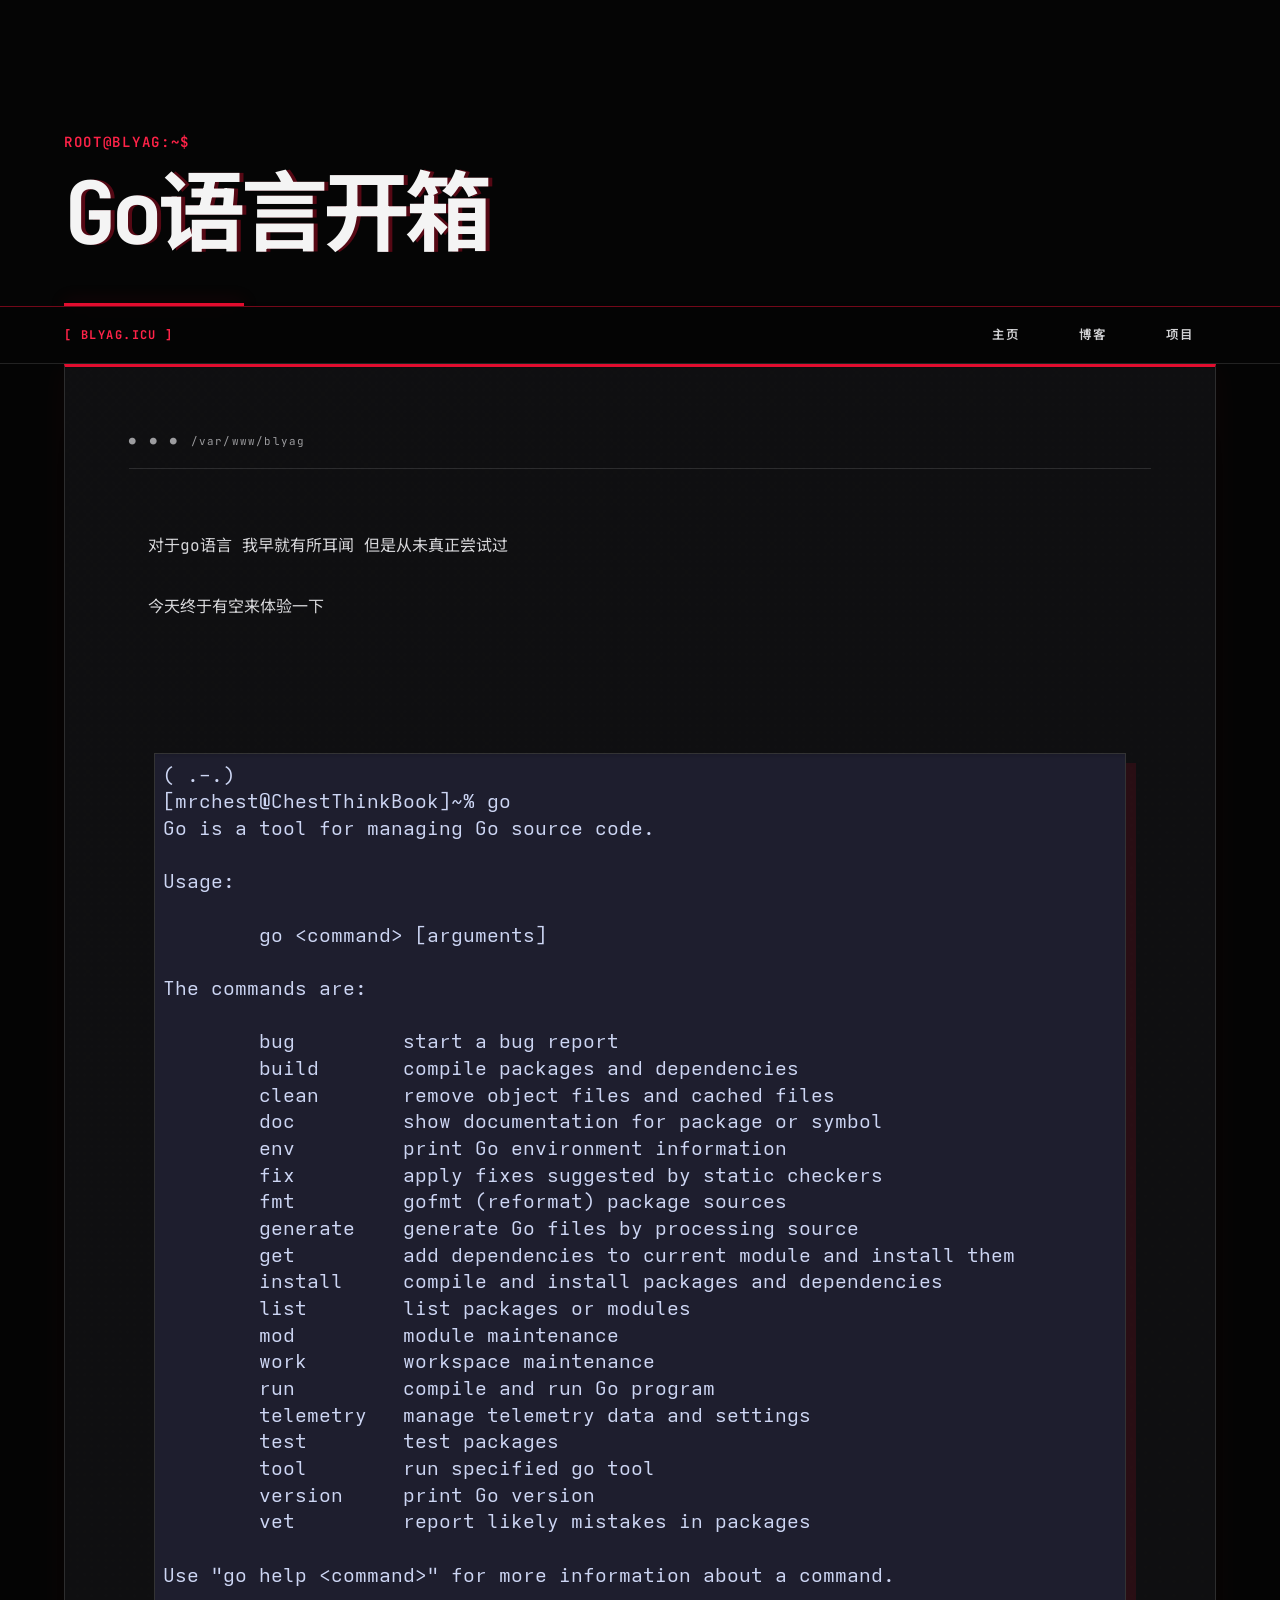
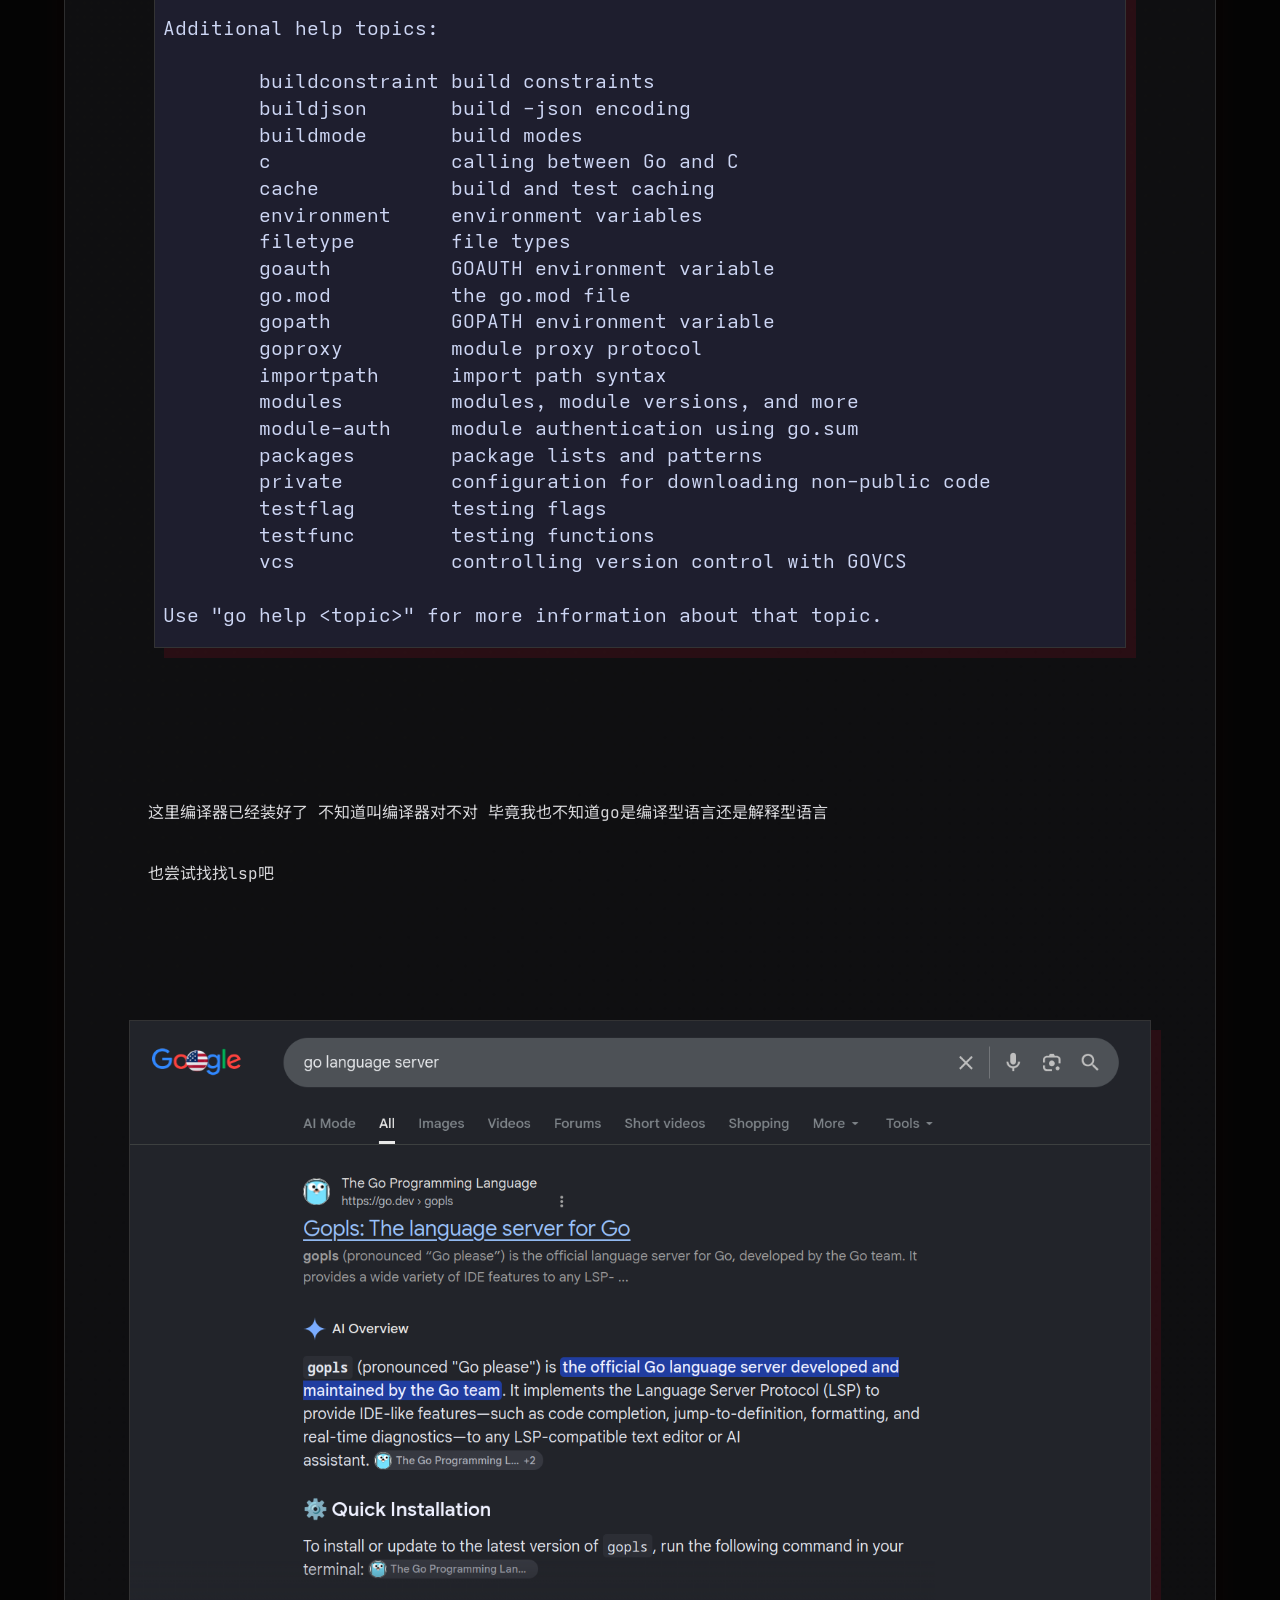
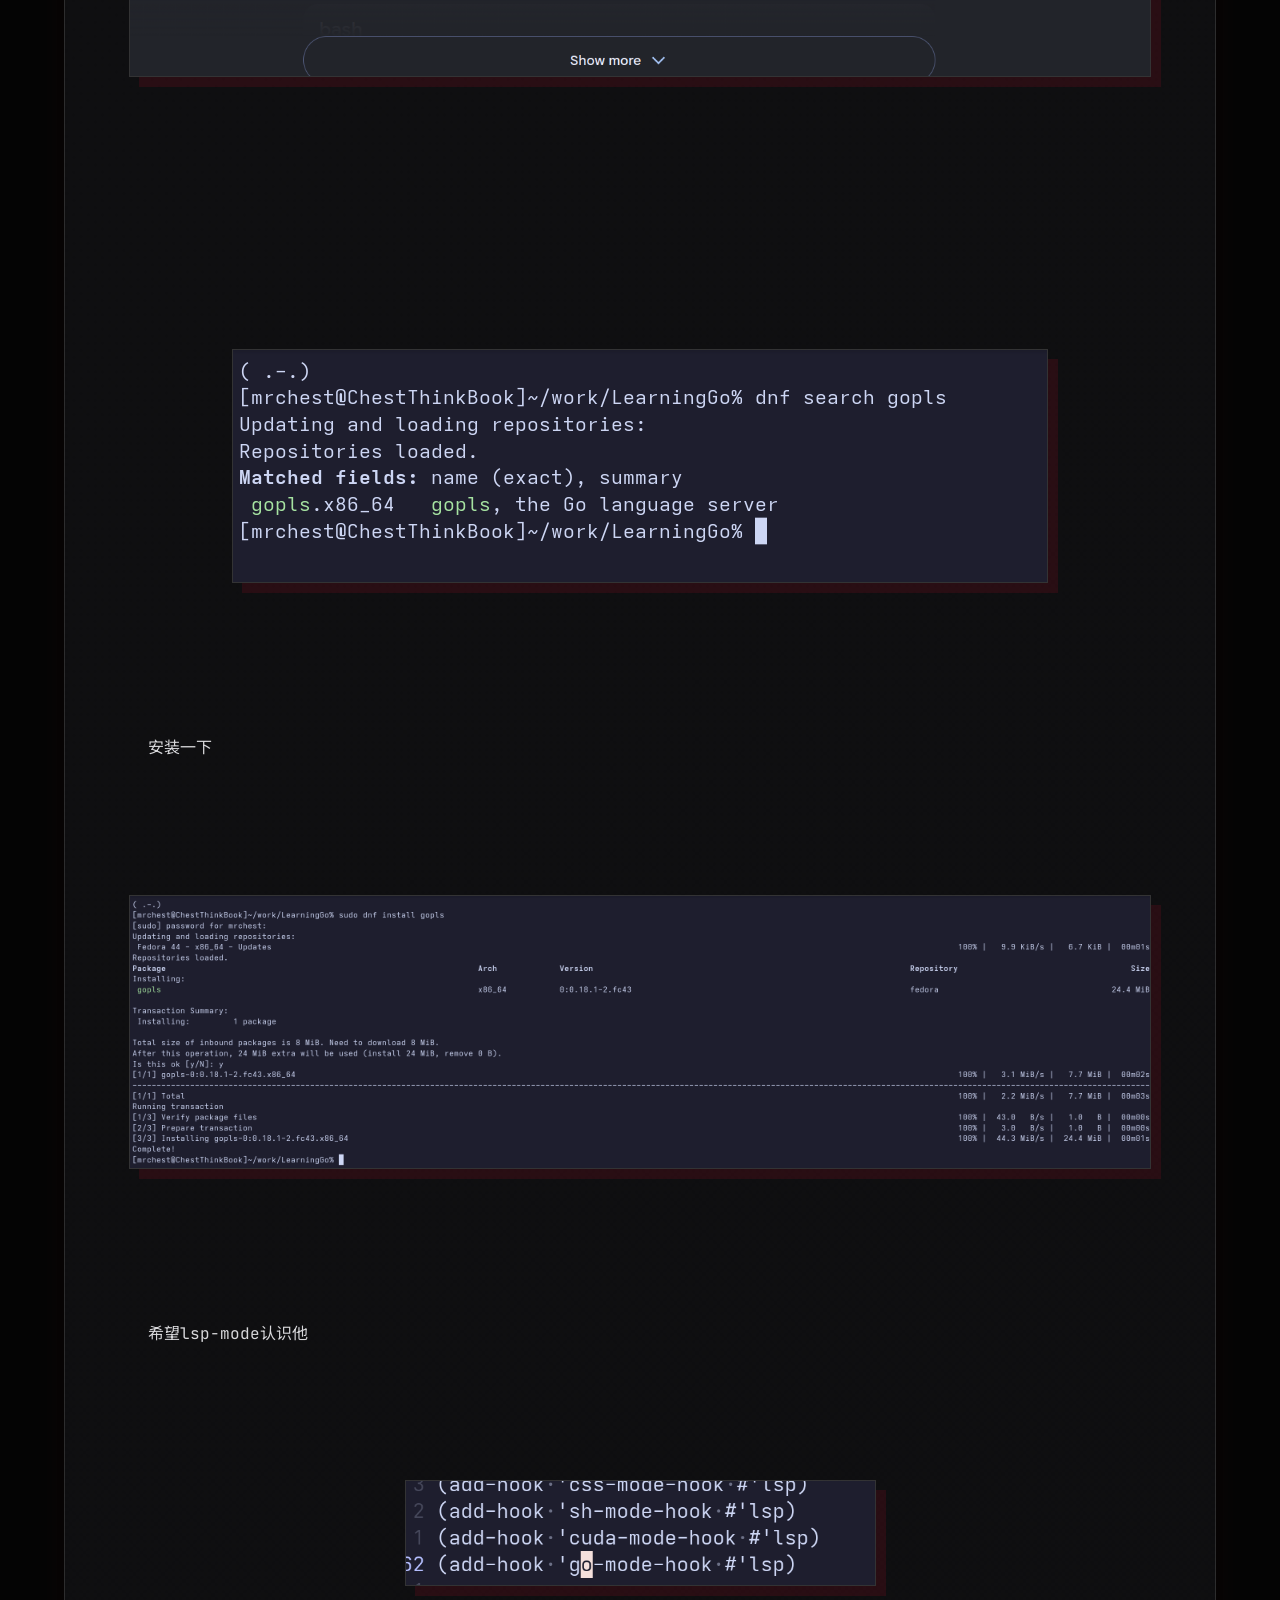
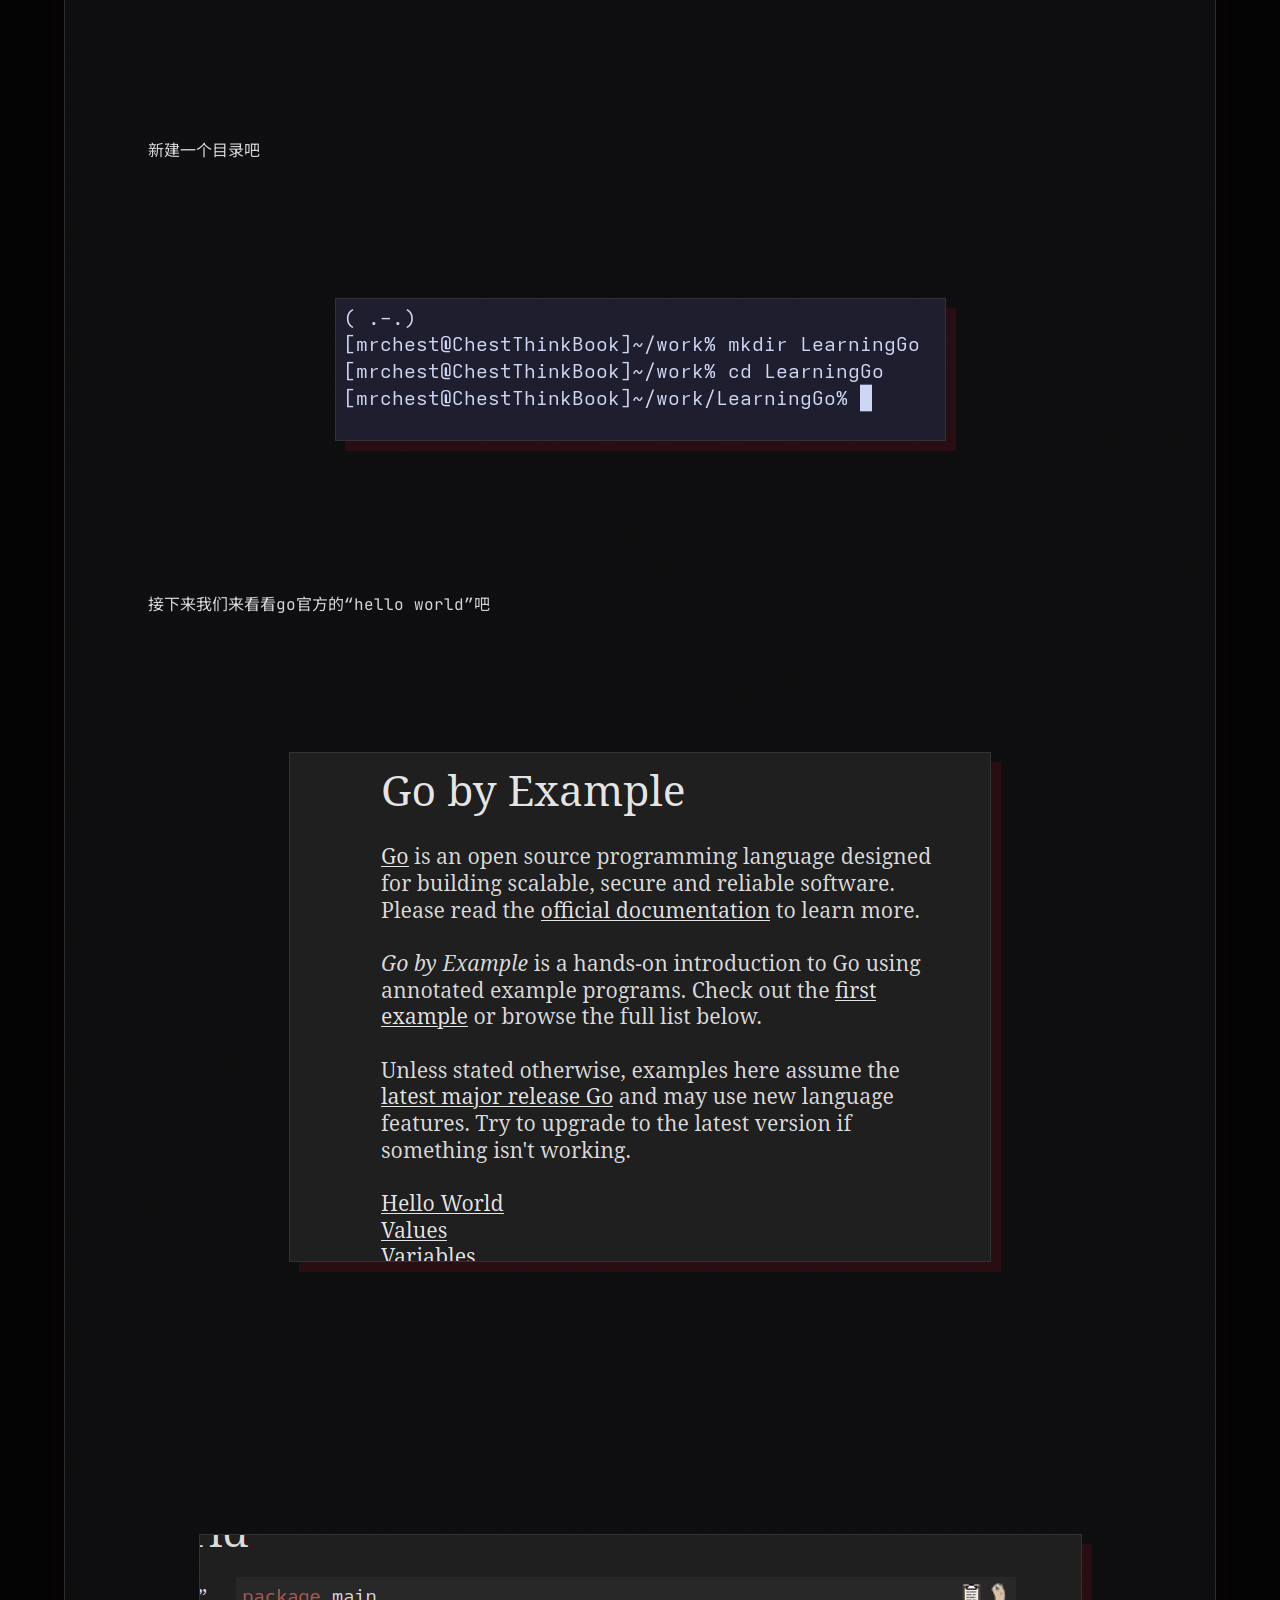
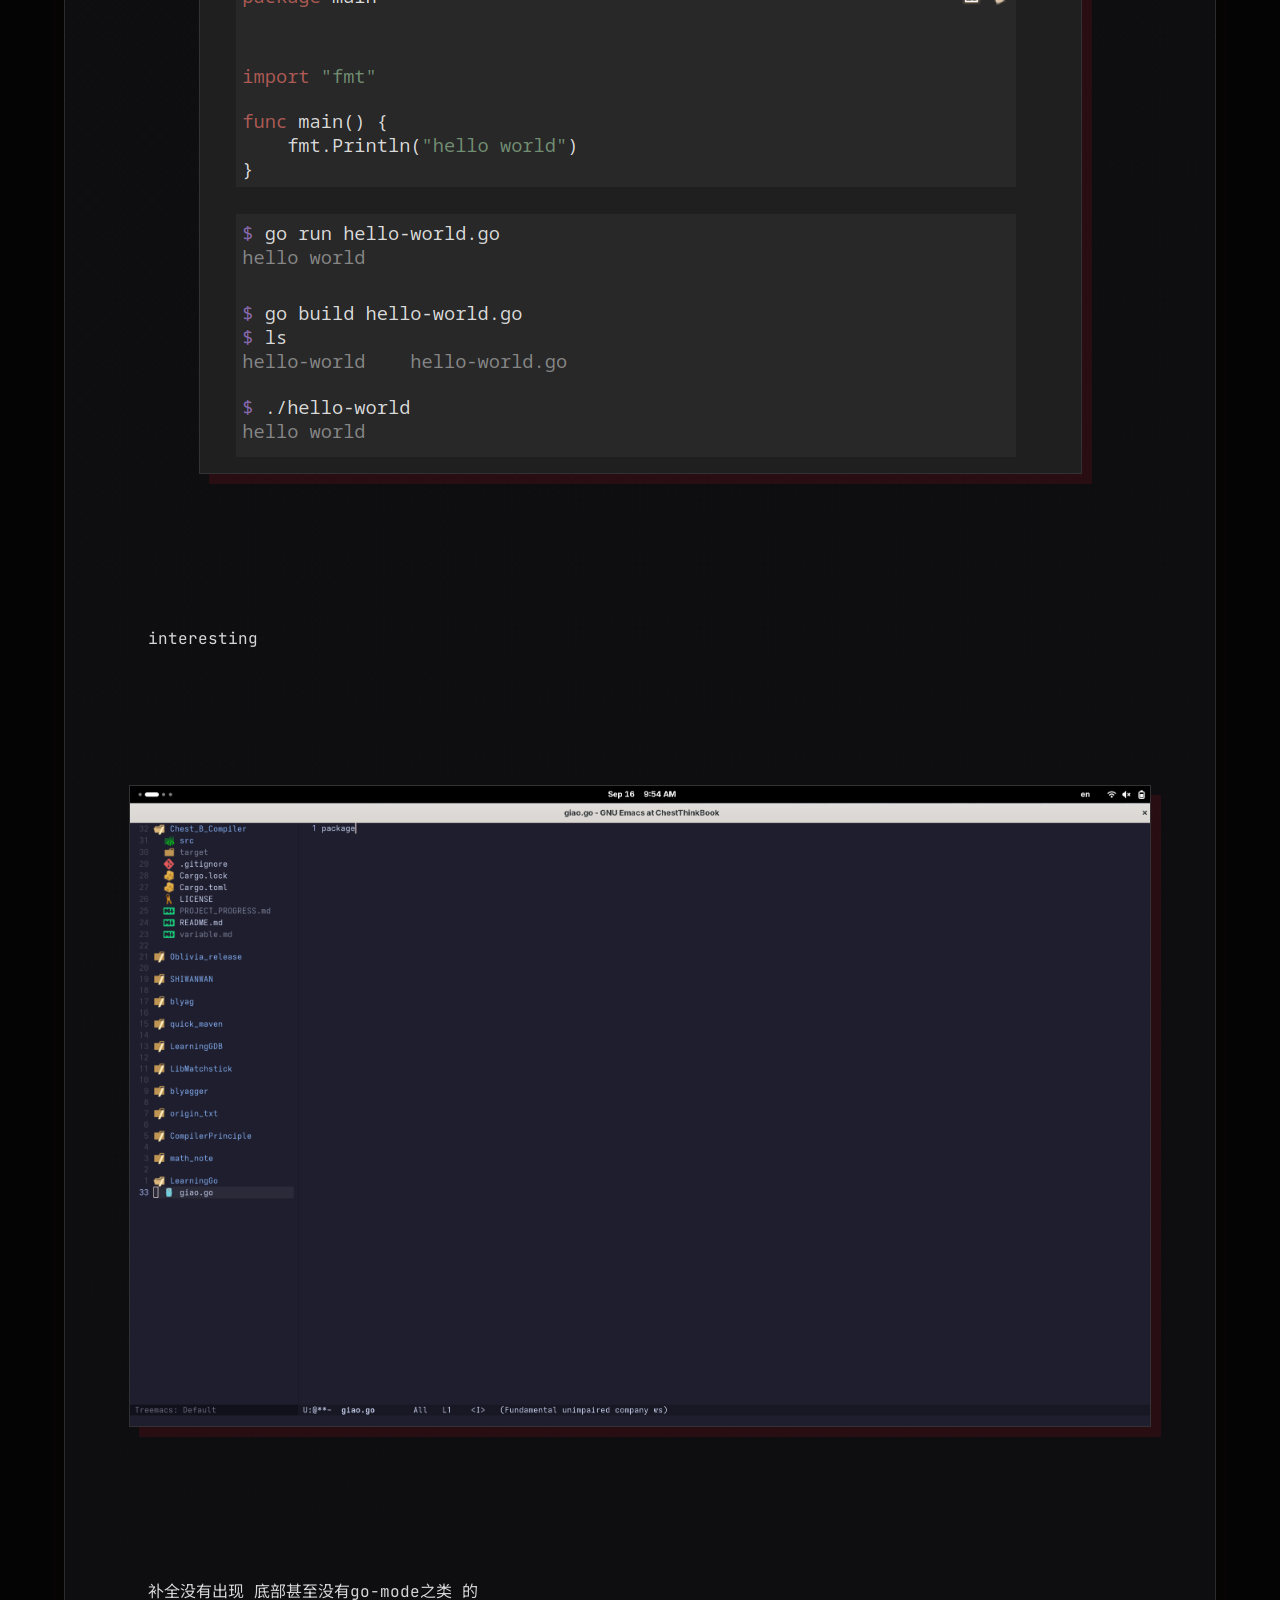
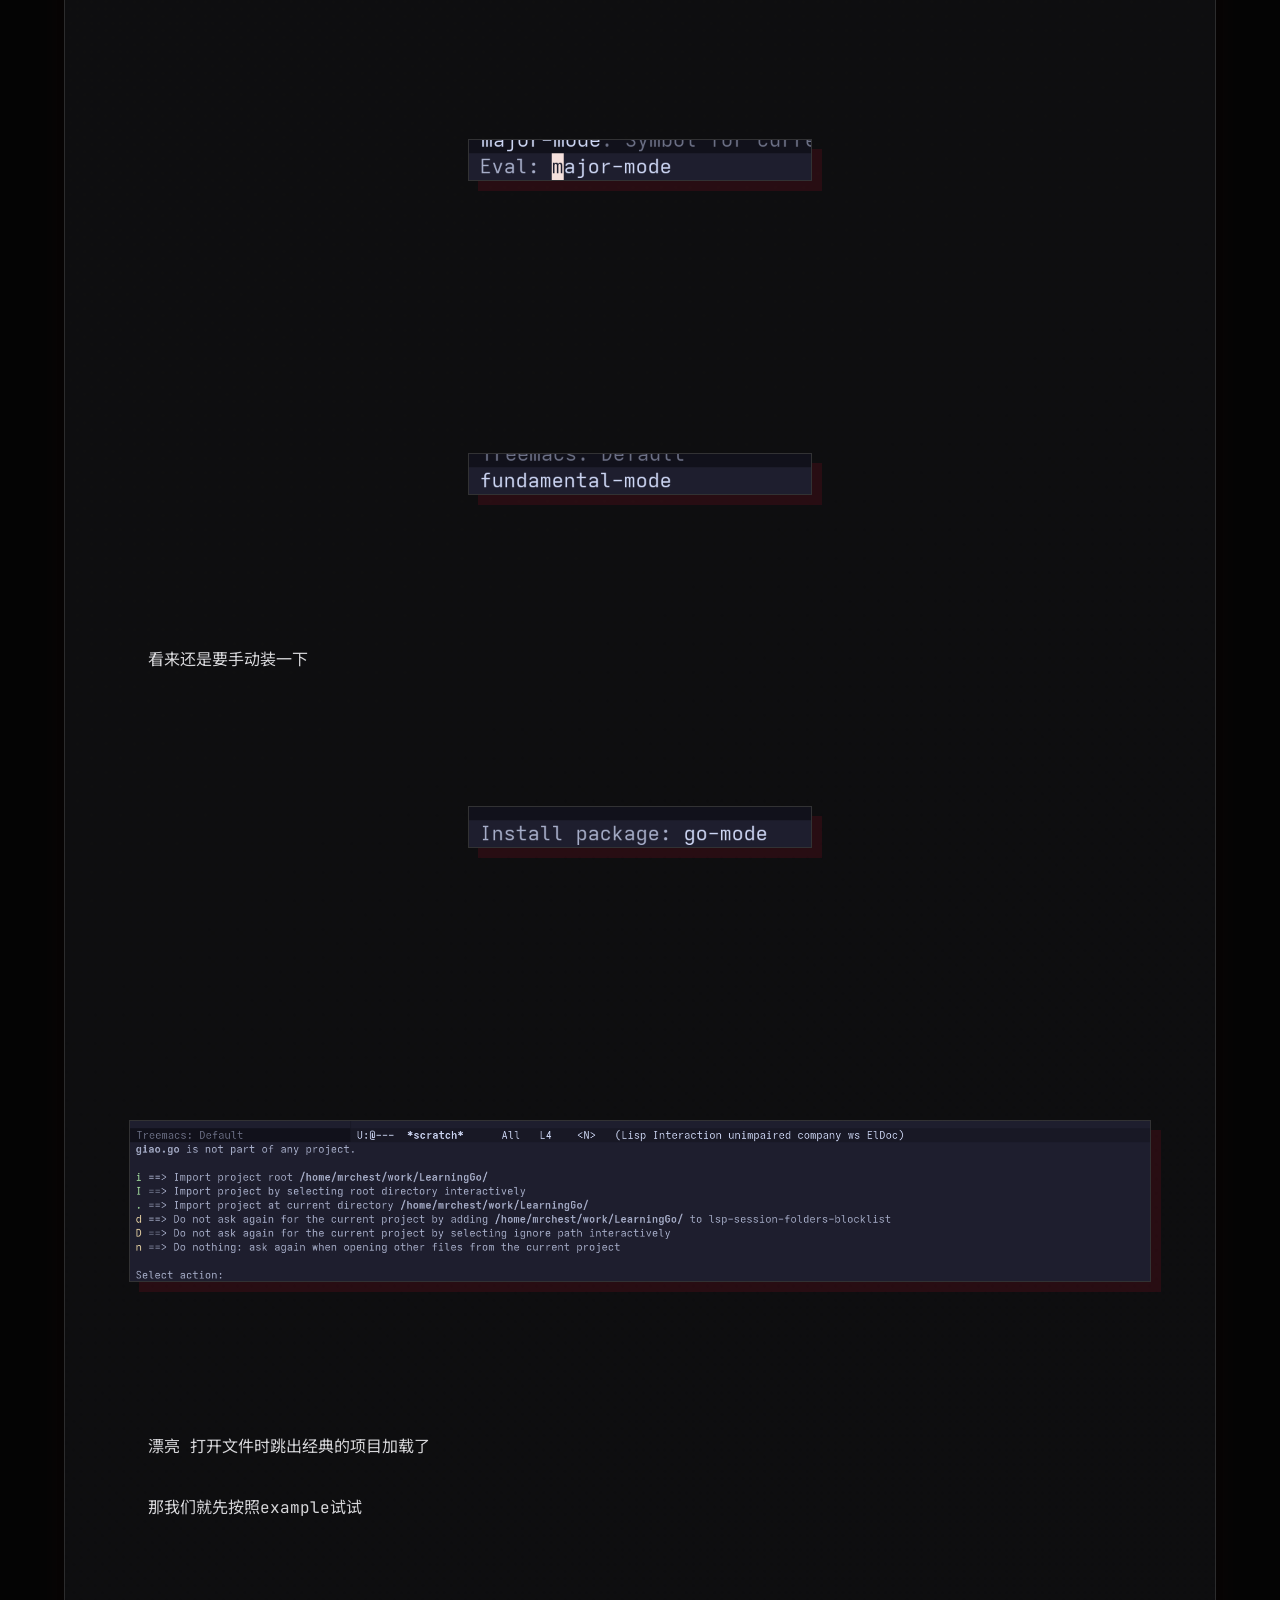
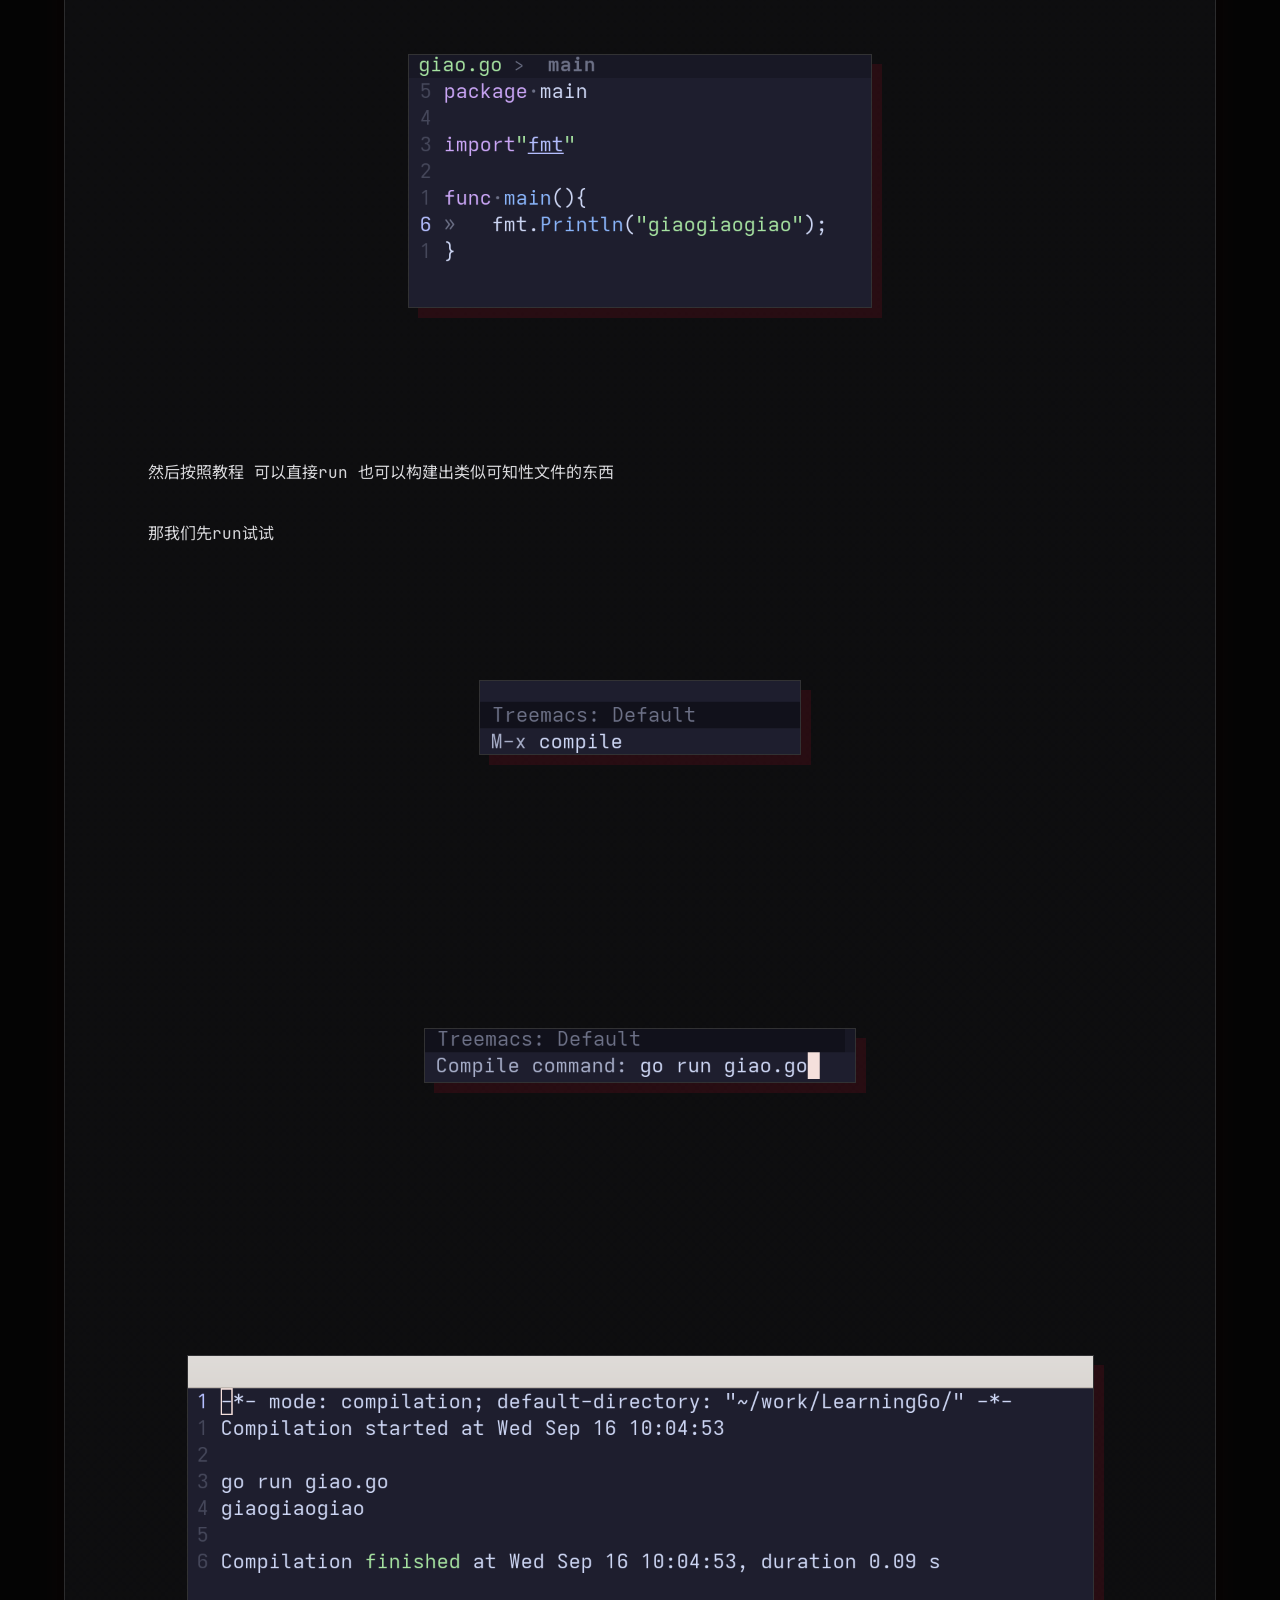
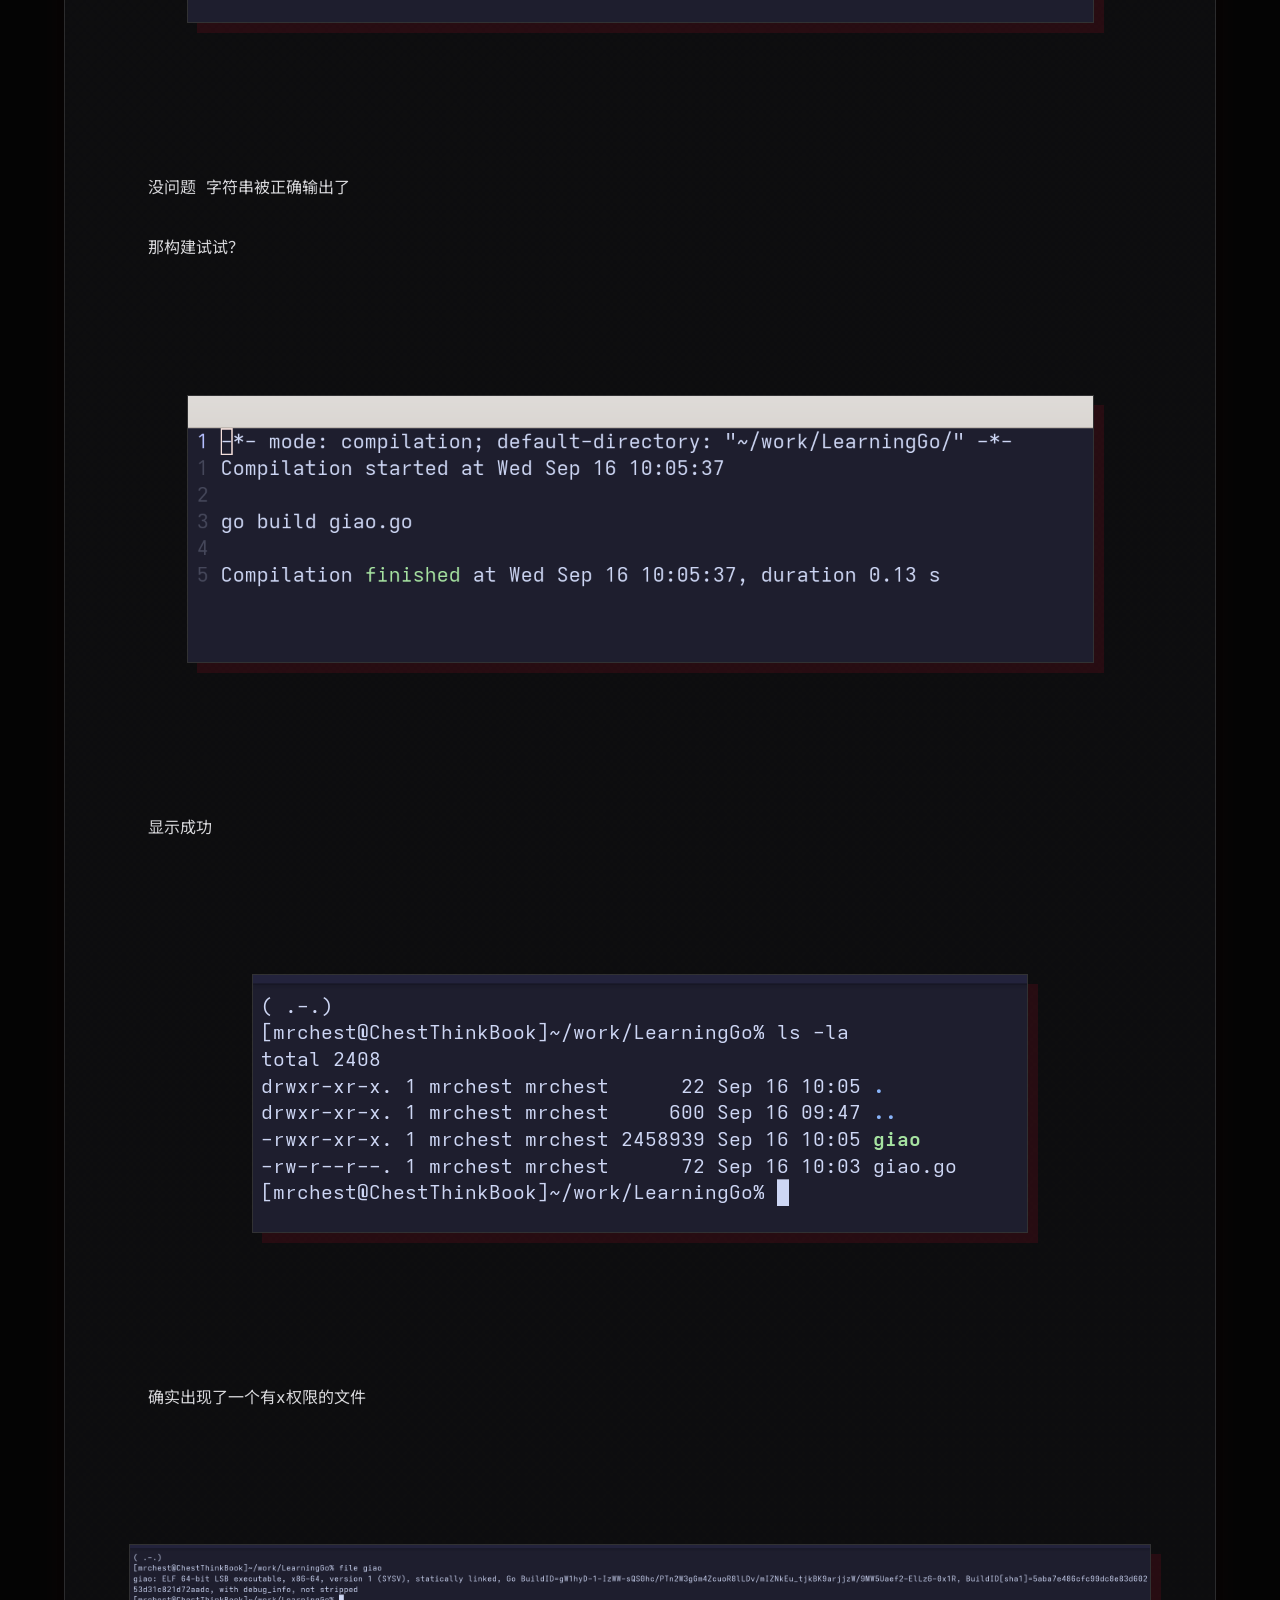
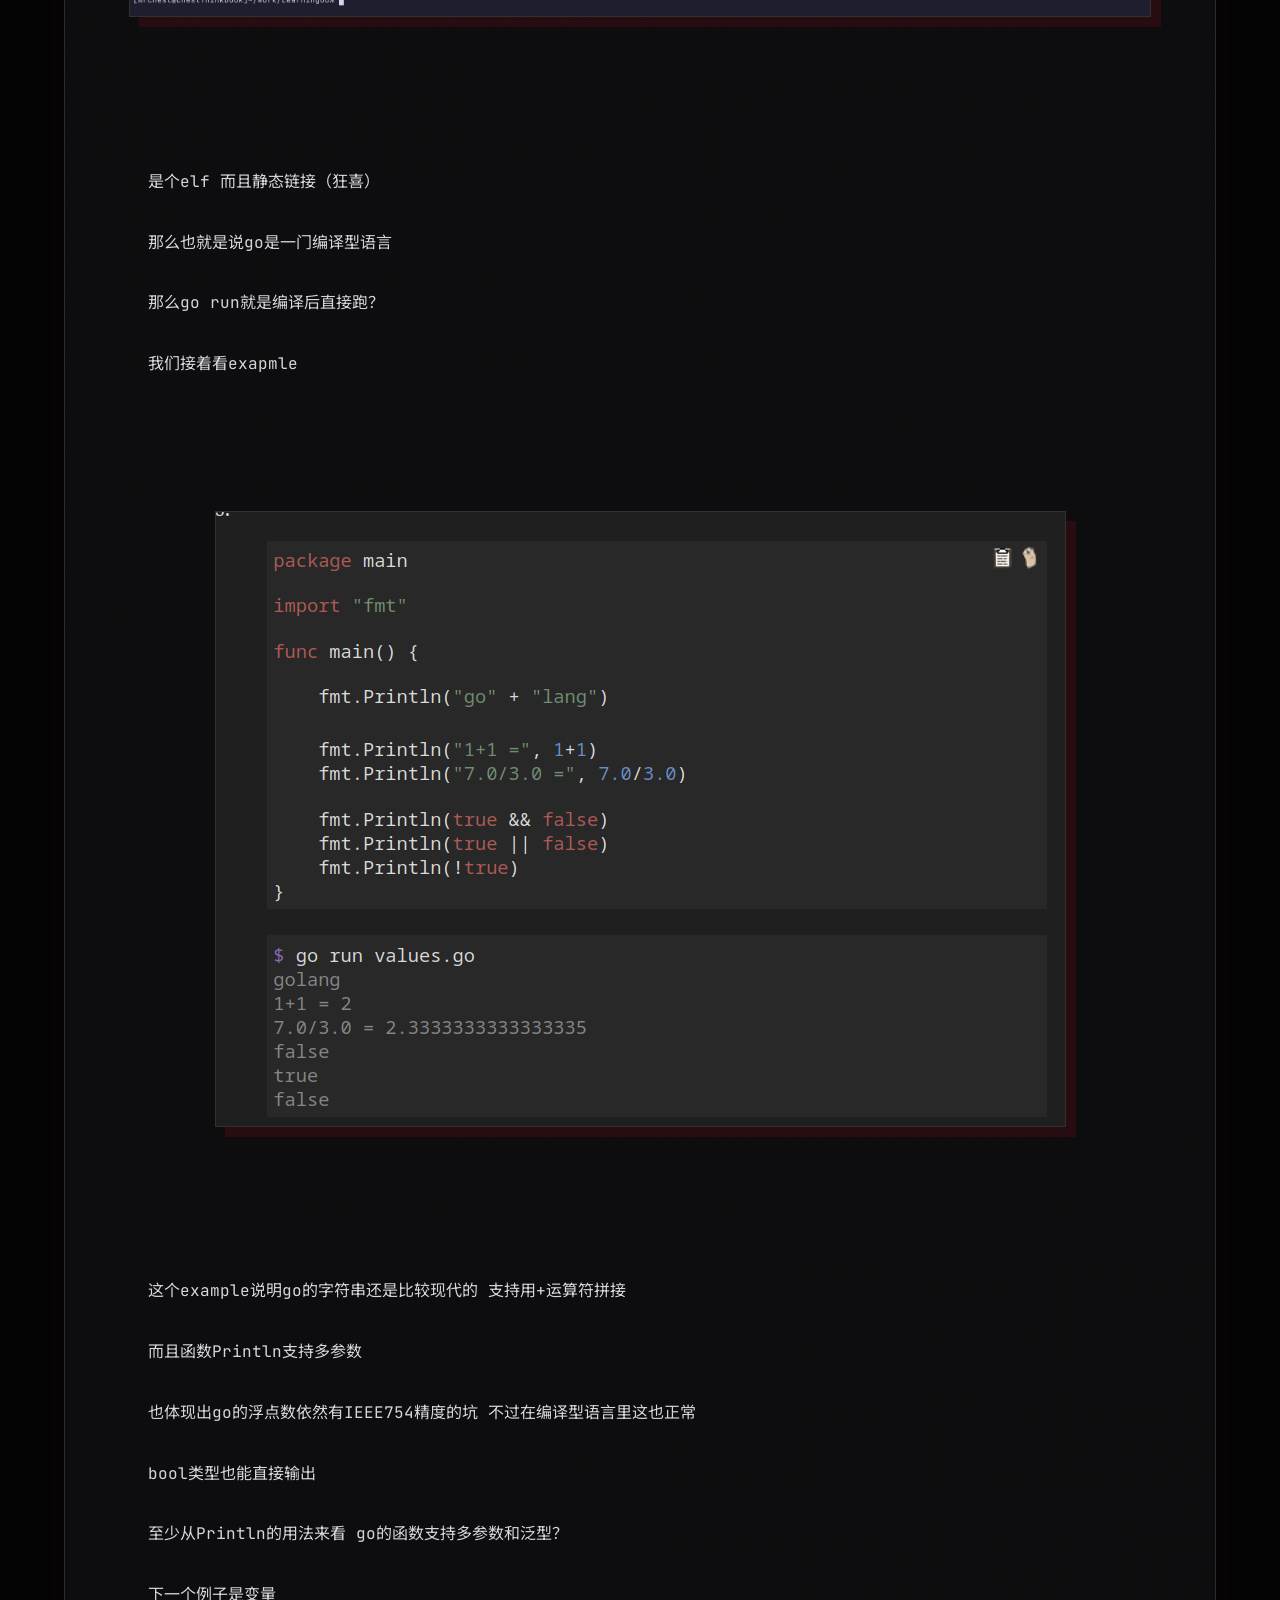
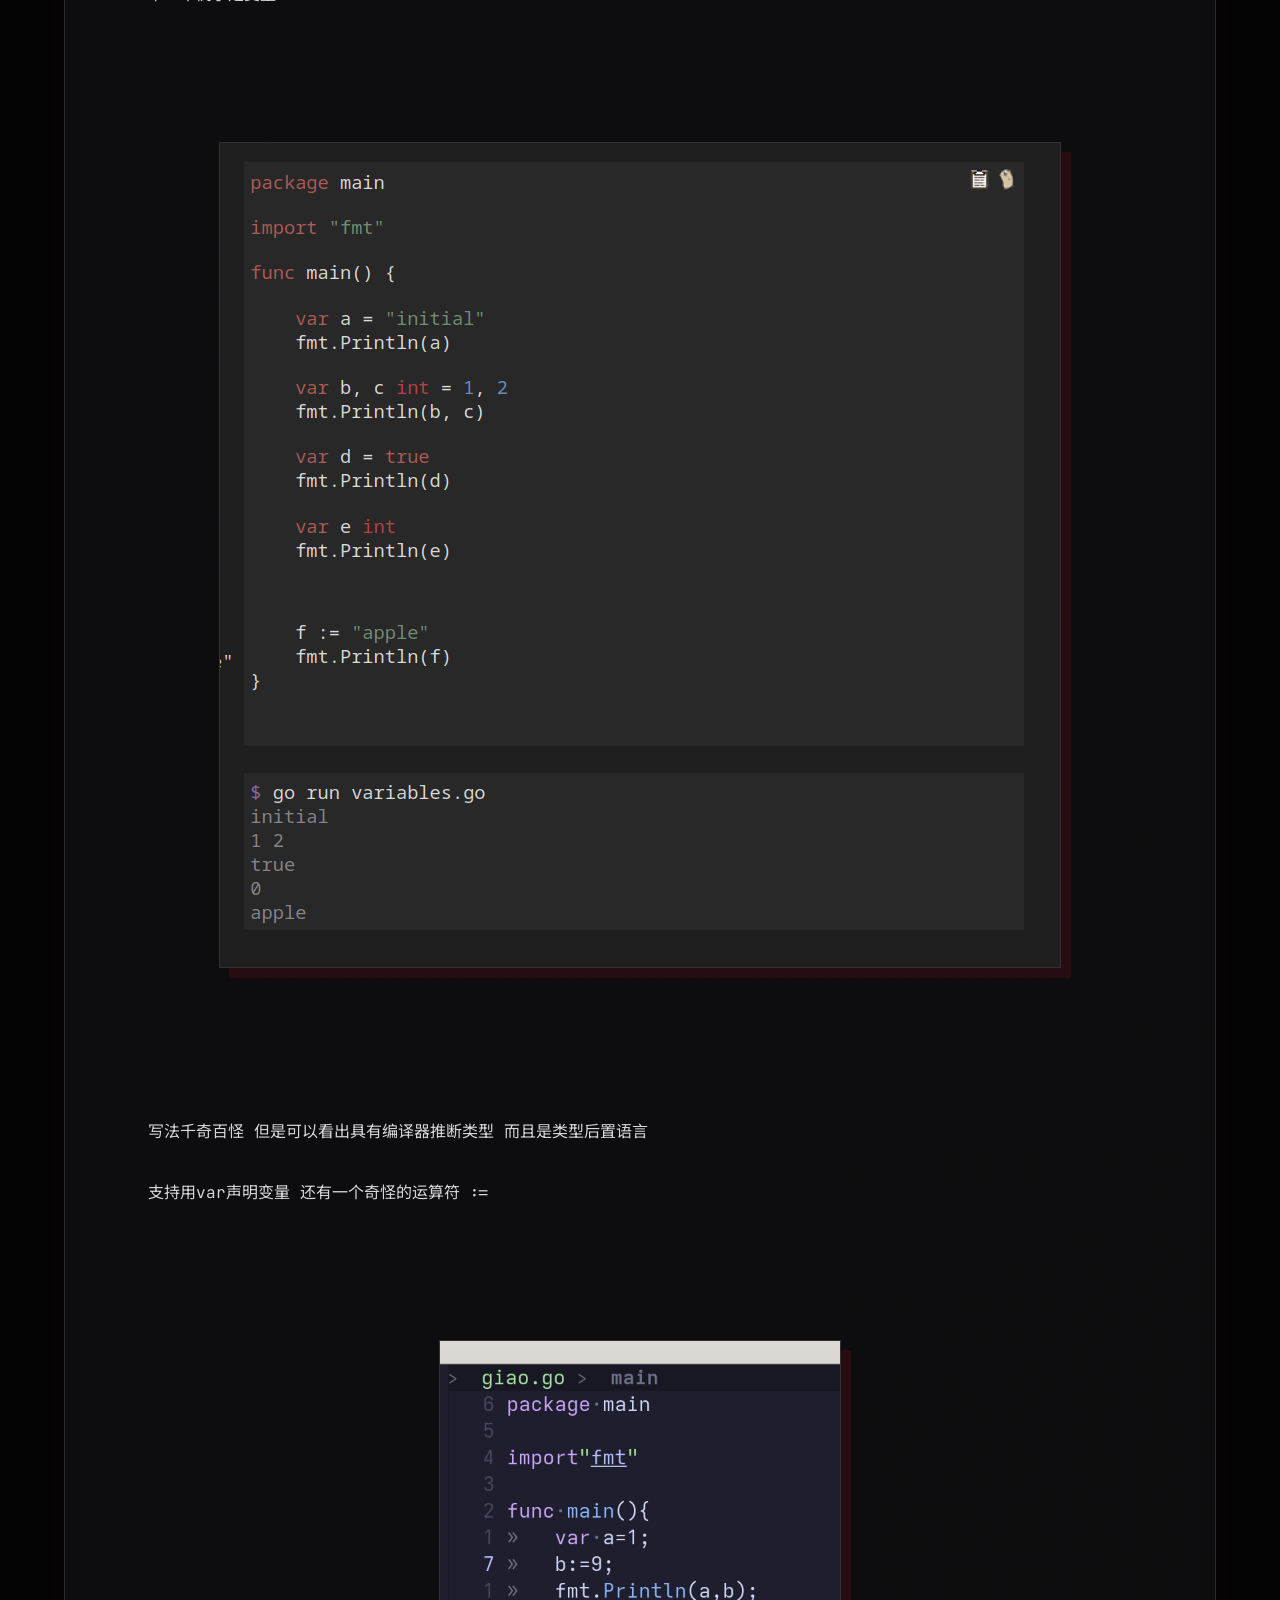
<file: blogs/6.html>
<!-- 老师真帅 -->
<!DOCTYPE html>
<html>
    <head>
        <meta charset="UTF-8">
        <title>BLYAG!!!!! - Personal blog of MrChest</title>
        <link rel="stylesheet" href="/style.css">
        <link rel="icon" href="\icon.jpg" type="/image/jpeg">
    </head>
    <body>
        <div id="bk">
        </div><div id="title-box"><t2 id="sub-title">Go语言开箱
</t2></div>
<div id="nav-rep"></div>
<div id="main">
<div class="txt">
对于go语言 我早就有所耳闻 但是从未真正尝试过<br>
<br>
今天终于有空来体验一下<br>
<br>

</div><img src="img/6/1.png"><div class="txt">
<br>
<br>
这里编译器已经装好了 不知道叫编译器对不对 毕竟我也不知道go是编译型语言还是解释型语言<br>
<br>
也尝试找找lsp吧<br>
<br>

</div><img src="img/6/2.png"><div class="txt">
<br>
<br>

</div><img src="img/6/3.png"><div class="txt">
<br>
<br>
安装一下<br>
<br>

</div><img src="img/6/4.png"><div class="txt">
<br>
<br>
希望lsp-mode认识他<br>
<br>

</div><img src="img/6/5.png"><div class="txt">
<br>
<br>
新建一个目录吧<br>
<br>

</div><img src="img/6/6.png"><div class="txt">
<br>
<br>
接下来我们来看看go官方的“hello world”吧<br>
<br>

</div><img src="img/6/7.png"><div class="txt">
<br>
<br>

</div><img src="img/6/8.png"><div class="txt">
<br>
<br>
interesting<br>
<br>

</div><img src="img/6/9.png"><div class="txt">
<br>
<br>
补全没有出现 底部甚至没有go-mode之类 的<br>
<br>

</div><img src="img/6/10.png"><div class="txt">
<br>
<br>

</div><img src="img/6/11.png"><div class="txt">
<br>
<br>
看来还是要手动装一下<br>
<br>

</div><img src="img/6/12.png"><div class="txt">
<br>
<br>

</div><img src="img/6/13.png"><div class="txt">
<br>
<br>
漂亮 打开文件时跳出经典的项目加载了<br>
<br>
那我们就先按照example试试<br>
<br>

</div><img src="img/6/14.png"><div class="txt">
<br>
<br>
然后按照教程 可以直接run 也可以构建出类似可知性文件的东西<br>
<br>
那我们先run试试<br>
<br>

</div><img src="img/6/15.png"><div class="txt">
<br>
<br>

</div><img src="img/6/16.png"><div class="txt">
<br>
<br>

</div><img src="img/6/17.png"><div class="txt">
<br>
<br>
没问题 字符串被正确输出了<br>
<br>
那构建试试？<br>
<br>

</div><img src="img/6/18.png"><div class="txt">
<br>
<br>
显示成功<br>
<br>

</div><img src="img/6/19.png"><div class="txt">
<br>
<br>
确实出现了一个有x权限的文件<br>
<br>

</div><img src="img/6/20.png"><div class="txt">
<br>
<br>
是个elf 而且静态链接（狂喜）<br>
<br>
那么也就是说go是一门编译型语言<br>
<br>
那么go run就是编译后直接跑？<br>
<br>
我们接着看exapmle<br>
<br>

</div><img src="img/6/21.png"><div class="txt">
<br>
<br>
这个example说明go的字符串还是比较现代的 支持用+运算符拼接<br>
<br>
而且函数Println支持多参数<br>
<br>
也体现出go的浮点数依然有IEEE754精度的坑 不过在编译型语言里这也正常<br>
<br>
bool类型也能直接输出<br>
<br>
至少从Println的用法来看 go的函数支持多参数和泛型？<br>
<br>
下一个例子是变量<br>
<br>

</div><img src="img/6/22.png"><div class="txt">
<br>
<br>
写法千奇百怪 但是可以看出具有编译器推断类型 而且是类型后置语言<br>
<br>
支持用var声明变量 还有一个奇怪的运算符 :=<br>
<br>

</div><img src="img/6/23.png"><div class="txt">
<br>
<br>

</div><img src="img/6/24.png"><div class="txt">
<br>
<br>
那c风格的类型前置能行吗<br>
<br>

</div><img src="img/6/25.png"><div class="txt">
<br>
<br>
lsp直接报错 而且说是缺少分号 看来必须是类型后置<br>
<br>
那能不能let呢<br>
<br>

</div><img src="img/6/26.png"><div class="txt">
<br>
<br>
好吧也不行<br>
<br>
注意到一点是go语言似乎行尾有无分号都是合法的 和js一样<br>
<br>

</div><img src="img/6/27.png"><div class="txt">
<br>
<br>

</div><img src="img/6/28.png"><div class="txt">
<br>
<br>
希望和js的共同点就仅限于此吧<br>
<br>

</div><img src="img/6/29.png"><div class="txt">
<br>
<br>
常量的example里最令人注意的不是常量本身 而是math库<br>
<br>
import可以通过括号一次性引入多个库 不错<br>
<br>
接下来for的example看起来就比较高能了<br>
<br>

</div><img src="img/6/30.png"><div class="txt">
<br>
<br>
似乎是go里面的所有循环都是用for关键字写的？<br>
<br>
c风格的for当然是可以写的 <br>
<br>

</div><img src="img/6/31.png"><div class="txt">
<br>
<br>

</div><img src="img/6/32.png"><div class="txt">
<br>
<br>
然后这个for能当while使<br>
<br>

</div><img src="img/6/33.png"><div class="txt">
<br>
<br>

</div><img src="img/6/34.png"><div class="txt">
<br>
<br>
然后还能当loop使<br>
<br>

</div><img src="img/6/35.png"><div class="txt">
<br>
<br>

</div><img src="img/6/36.png"><div class="txt">
<br>
<br>
甚至能当foreach<br>
<br>

</div><img src="img/6/37.png"><div class="txt">
<br>
<br>

</div><img src="img/6/38.png"><div class="txt">
<br>
<br>
惜字（关键字）如金啊<br>
<br>

</div><img src="img/6/39.png"><div class="txt">
<br>
<br>
if也是诡异的支持在条件处声明变量 但是暂时没看见go有模式匹配 那这东西也不是if let吧<br>
<br>
接下来看switch<br>
<br>

</div><img src="img/6/40.png"><div class="txt">
<br>
<br>
怎么说呢 go没有adt的和类型 但是switch依然能用于类型模式匹配<br>
<br>
而用处竟然是泛型函数。。。<br>
<br>
那不过也说明这个any是运行时多态？<br>
<br>
而且也说明go能用func直接定义lambda一样的匿名函数？<br>
<br>
我们来看看这个“lambda”能不能捕获<br>
<br>

</div><img src="img/6/41.png"><div class="txt">
<br>
<br>

</div><img src="img/6/42.png"><div class="txt">
<br>
<br>
完全没问题<br>
<br>
那么go具备了初步的函数式语法<br>
<br>

</div><img src="img/6/43.png"><div class="txt">
<br>
<br>
go中的数组还是比较静态的 要么写明长度 要么从字面量推断 总之要在编译期确定数组打下<br>
<br>
而且Println是可以直接输出数组的 如果要实现一些线性代数方面的算法还是比较方便的<br>
<br>
切片之类的语法糖就不看了<br>
<br>
作为编译型语言 我很好奇他的内存管理<br>
<br>
先看看内存管理必备的指针<br>
<br>

</div><img src="img/6/44.png"><div class="txt">
<br>
<br>
没毛病 经典的c风格指针写法<br>
<br>
然后是对象的创建 我是没找到关于class的example 那就看看struct吧<br>
<br>

</div><img src="img/6/45.png"><div class="txt">
<br>
<br>
？？？<br>
<br>
这教程没写错吧 返回局部变量指针还使用 不会段错误吗<br>
<br>
我们自己来试试<br>
<br>

</div><img src="img/6/46.png"><div class="txt">
<br>
<br>

</div><img src="img/6/47.png"><div class="txt">
<br>
<br>
没问题<br>
<br>
这就奇怪了 难道说:=的意思是创建在堆上？那之前的例子中不会内存泄露吗 因为没有任何delete free之类的操作<br>
<br>
那我们换成var声明变量试试<br>
<br>

</div><img src="img/6/48.png"><div class="txt">
<br>
<br>

</div><img src="img/6/49.png"><div class="txt">
<br>
<br>
也没问题<br>
<br>
这就奇怪了<br>
<br>
难道go的函数调用结束后 栈内存不会pop吗 那我们调用两次试试<br>
<br>

</div><img src="img/6/50.png"><div class="txt">
<br>
<br>

</div><img src="img/6/51.png"><div class="txt">
<br>
<br>
也没问题<br>
<br>
这证明了如果栈内存没有pop 那肯定也没覆盖 这样没多久就栈溢出了 这肯定不像话<br>
<br>
那这个对象应该是在堆上 那难道go的所有数据全创建在堆上？还是其实栈和堆是一个写法 编译器通过推断决定分配在哪里？<br>
<br>
但是编译器是不能决定何时回收内存的呀 哪怕是rust 也要严格规定所有权模型才能勉强做到<br>
<br>
越来越奇怪了<br>
<br>

</div><img src="img/6/52.png"><div class="txt">
<br>
<br>
我们来看看example的描述<br>
<br>
所以go是有gc的 默认状态下对象当然就分配在栈上 但是如果对象的适用范围超出了作用于 那么就会被分配与堆上<br>
<br>
这笔java 早期通通都往堆上扔合理多了<br>
<br>
但是编译成elf的语言带gc 之前好像也只在haskell上见到过<br>
<br>
也说的通 直接编译为elf使得他不需要解释器和虚拟机 这就比js java快了不少 而gc的出现又使得开发效率要远高于cpp和rust<br>
<br>
而且看下来go根本没有封装继承多态那一套祖宗章程 反而回归了c的结构体 还是比较清爽的 不必担心同事写的继承屎山了 而接口系统一定程度的保留了继承和多态 这也比c在那里到腾函数指针舒服不少<br>
<br>

</div><img src="img/6/53.png"><div class="txt">
<br>
<br>
遗憾的是没有enum union等和类型 所谓的枚举也就是批量定义常量 不能像haskell或rust那样到处match了<br>
<br>
泛型之类的先不看了 这是现代语言烂大街的功能 我反而比较感兴趣这个叫goroutine的东西 确定不是协程coroutine打错字了？<br>
<br>

</div><img src="img/6/54.png"><div class="txt">
<br>
<br>
一开始我还以为就是语法设计让多线程方便写了一点 但是描述里面说：<br>
<br>

</div><img src="img/6/55.png"><div class="txt">
<br>
<br>
也就是说这个多线程不是linux内核管理的 是go runtime管理的<br>
<br>
为啥呀 难道性能上能更快吗 因为不必在有创建线程的开销 可以自己复用？<br>
<br>
接下来example基本是多线程里面的锁 共享之类的 以及配置文本解析了<br>
<br>
也正常 早就听说go的多线程是很厉害的 目前初体验下来也是比cpp的std::thread舒服多了<br>
<br>
不过时间有限 今天先学到这儿<br>
<br>
跑路～<br>
<br>
2026.9.16<br>

</div>
</div>
        <script src="/main.js"></script>
    </body>
</html>
</file>
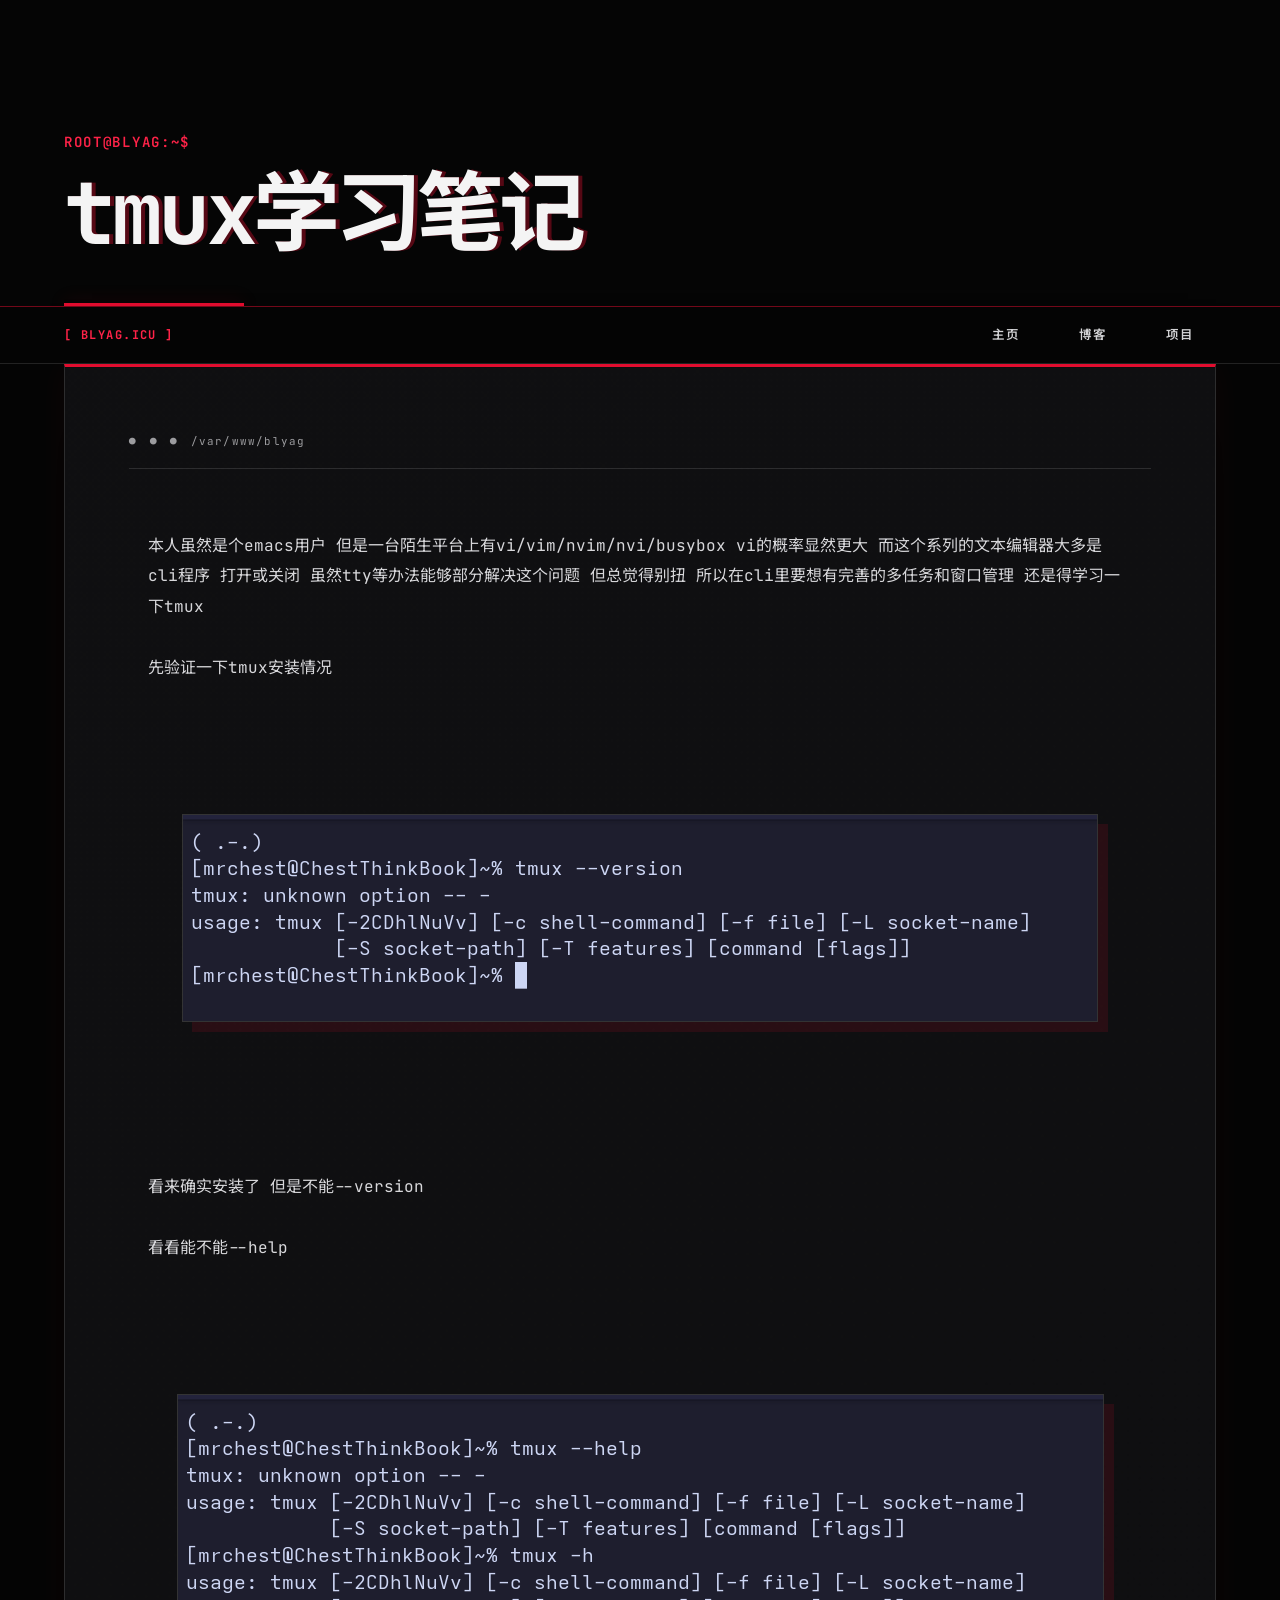
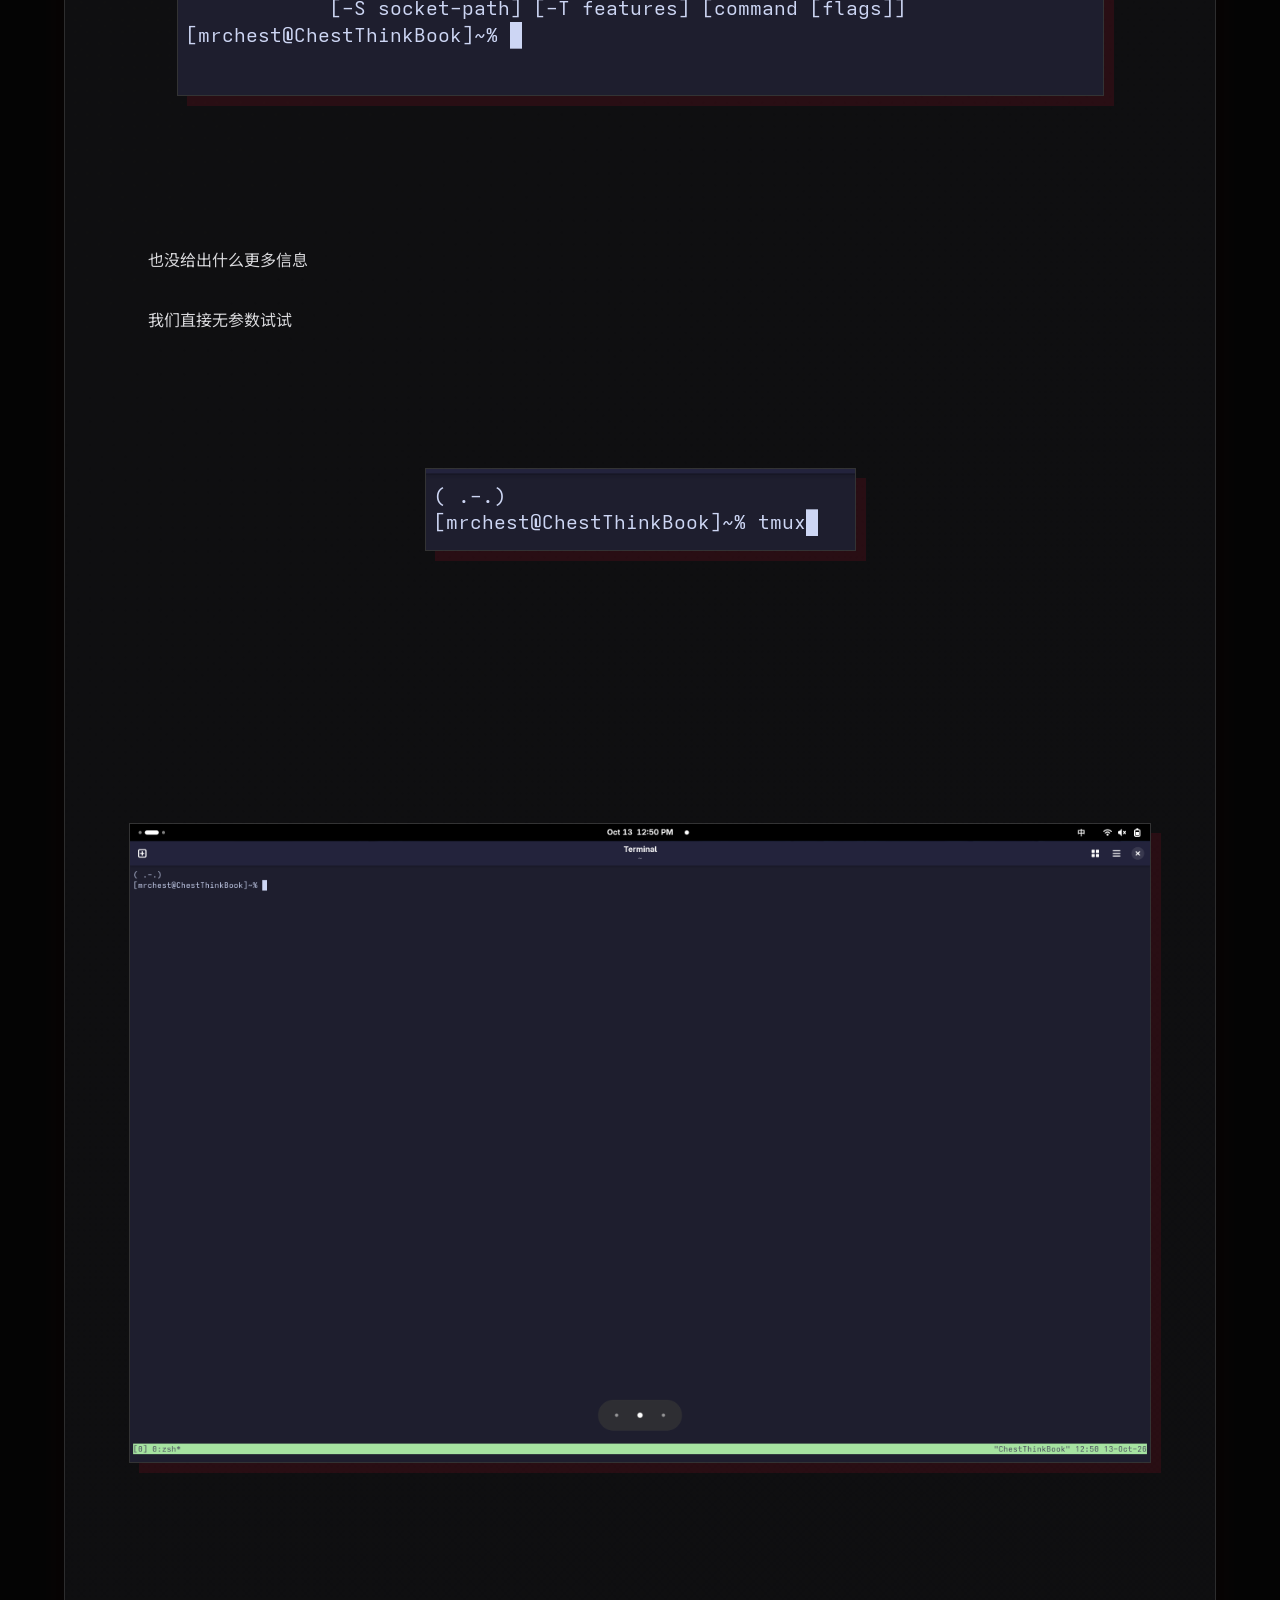
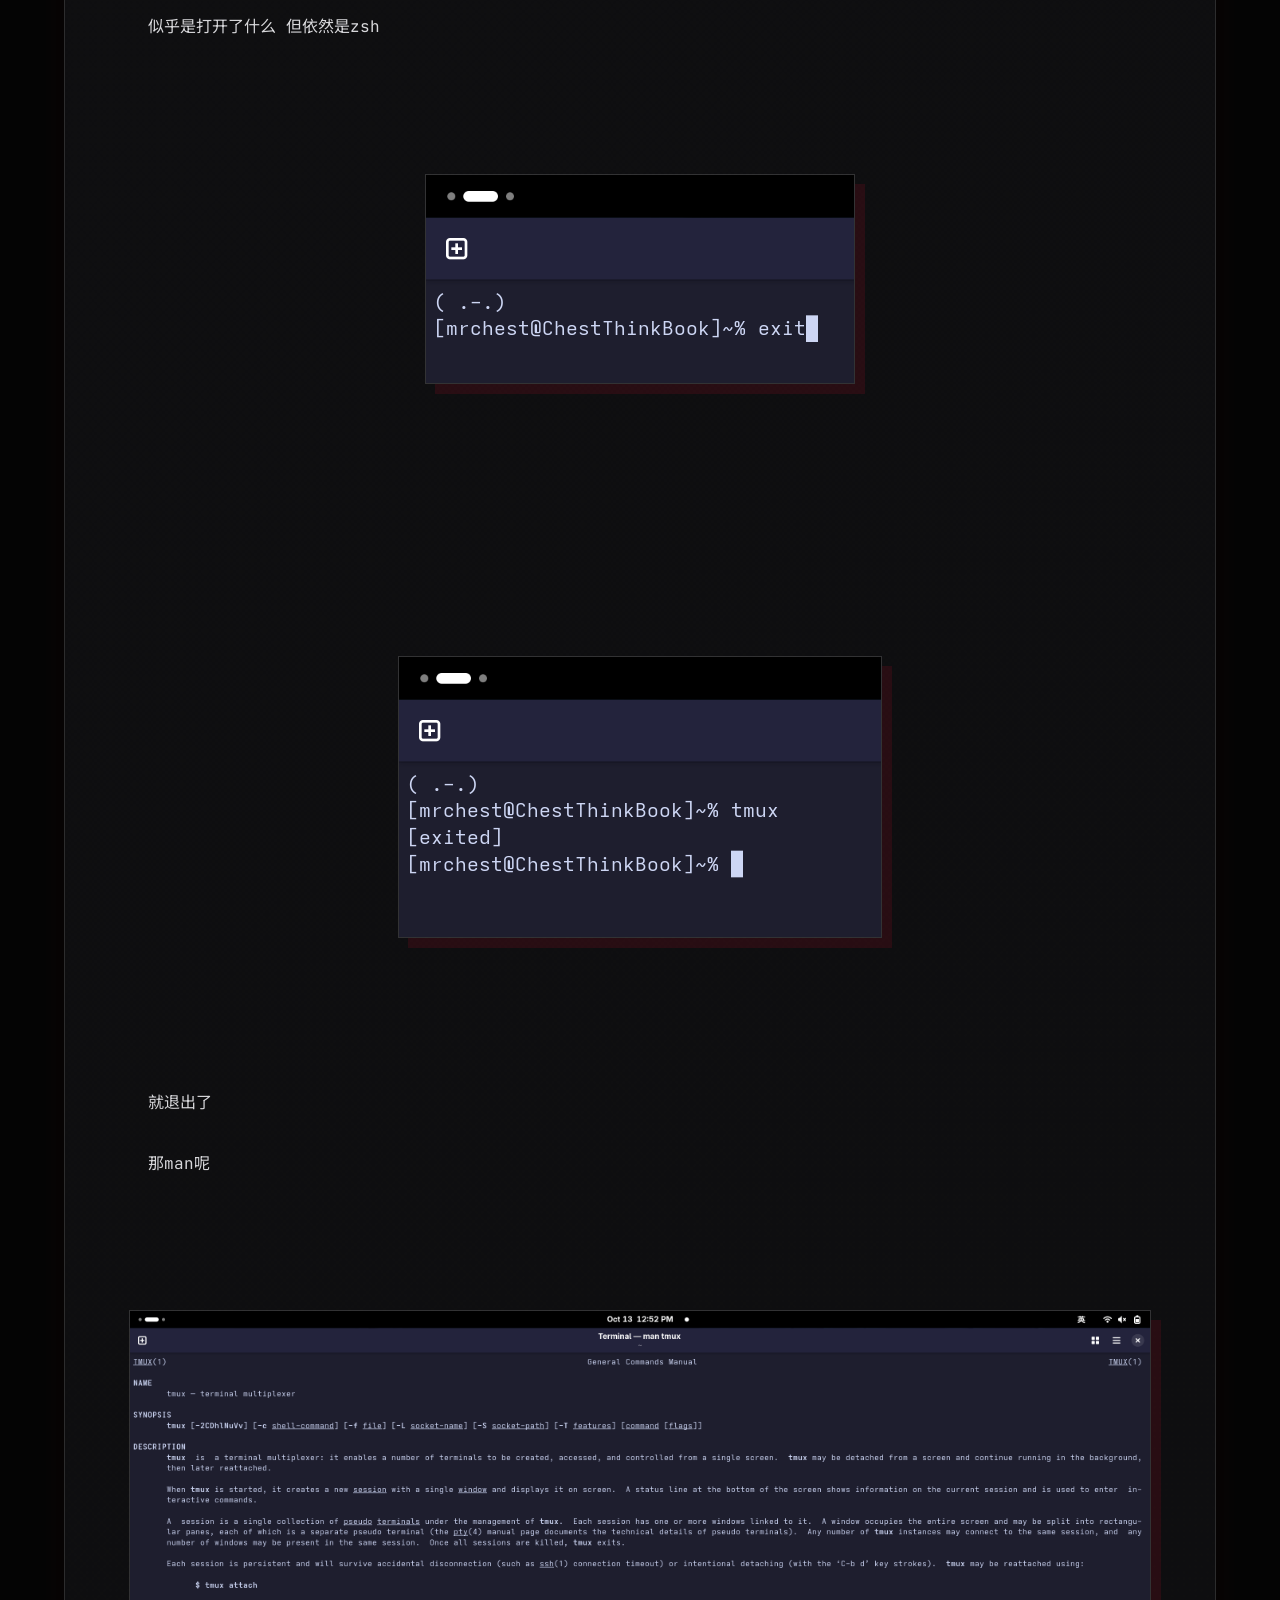
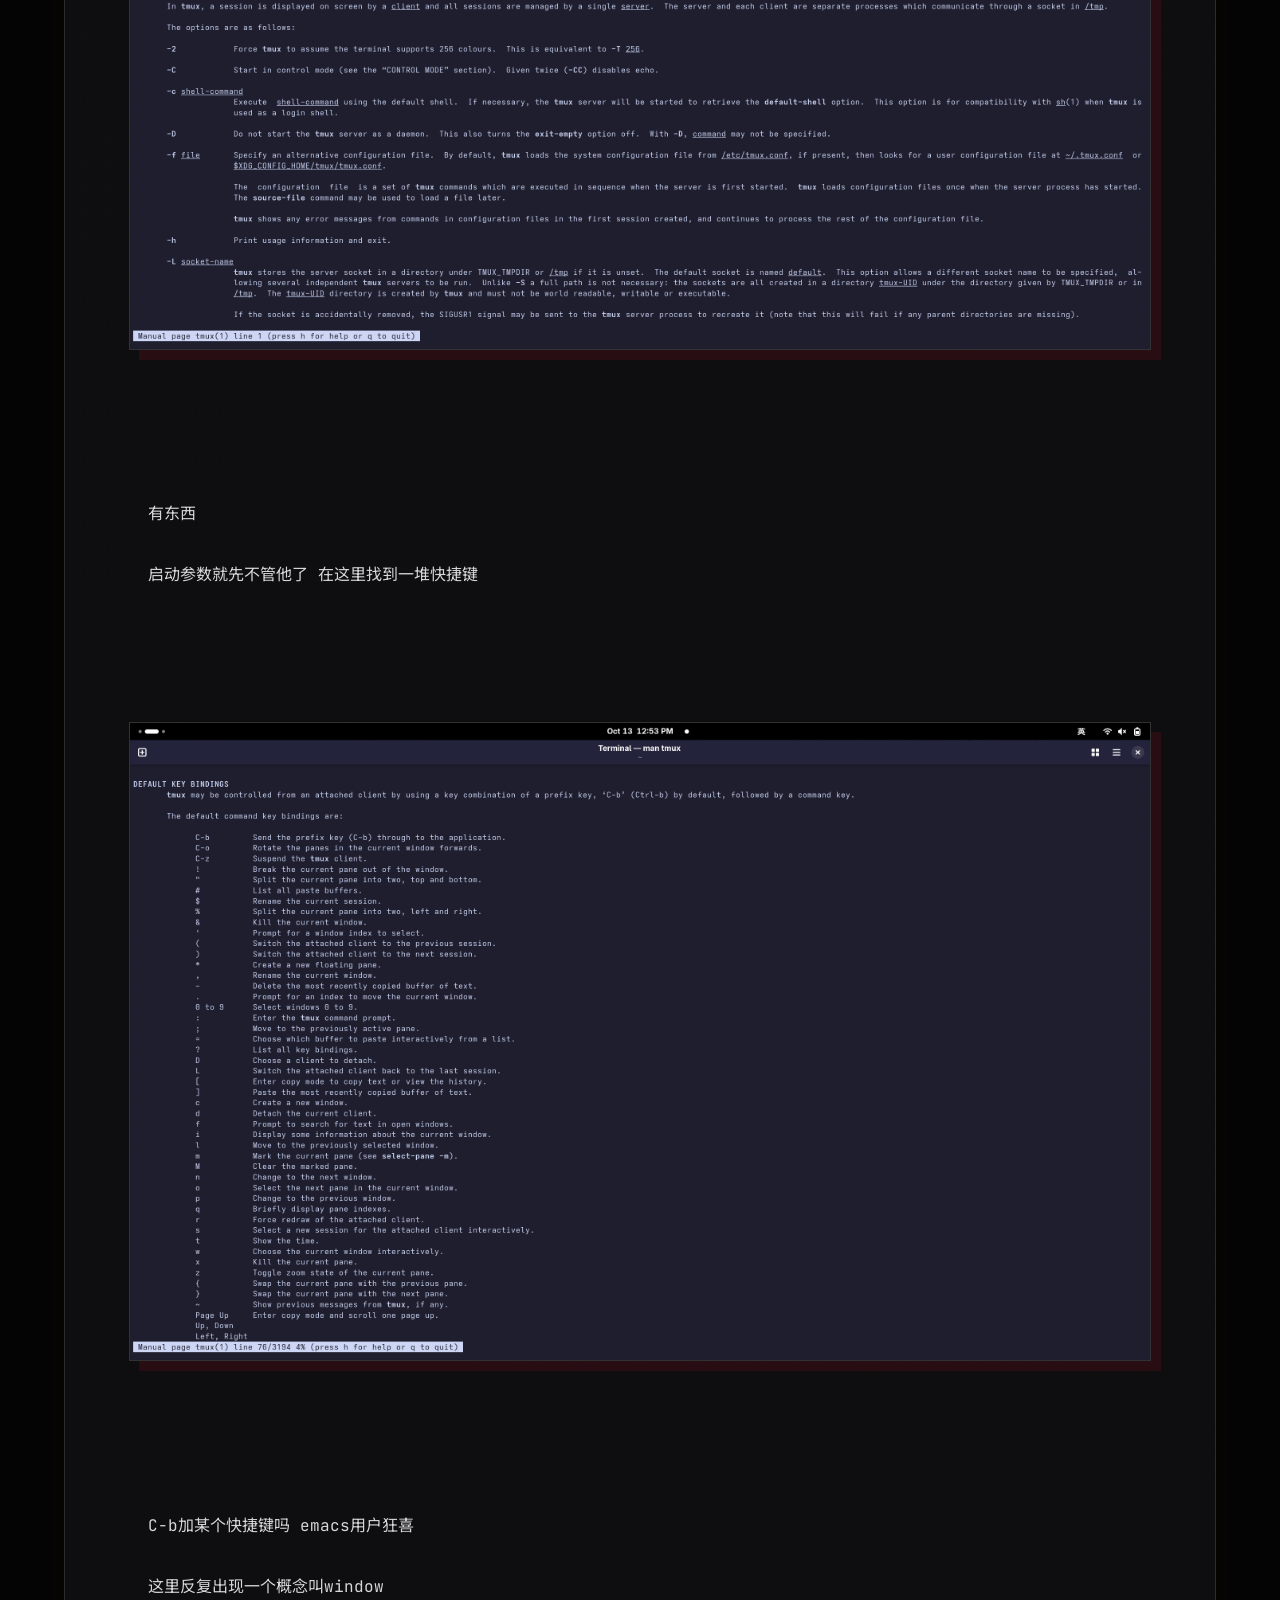
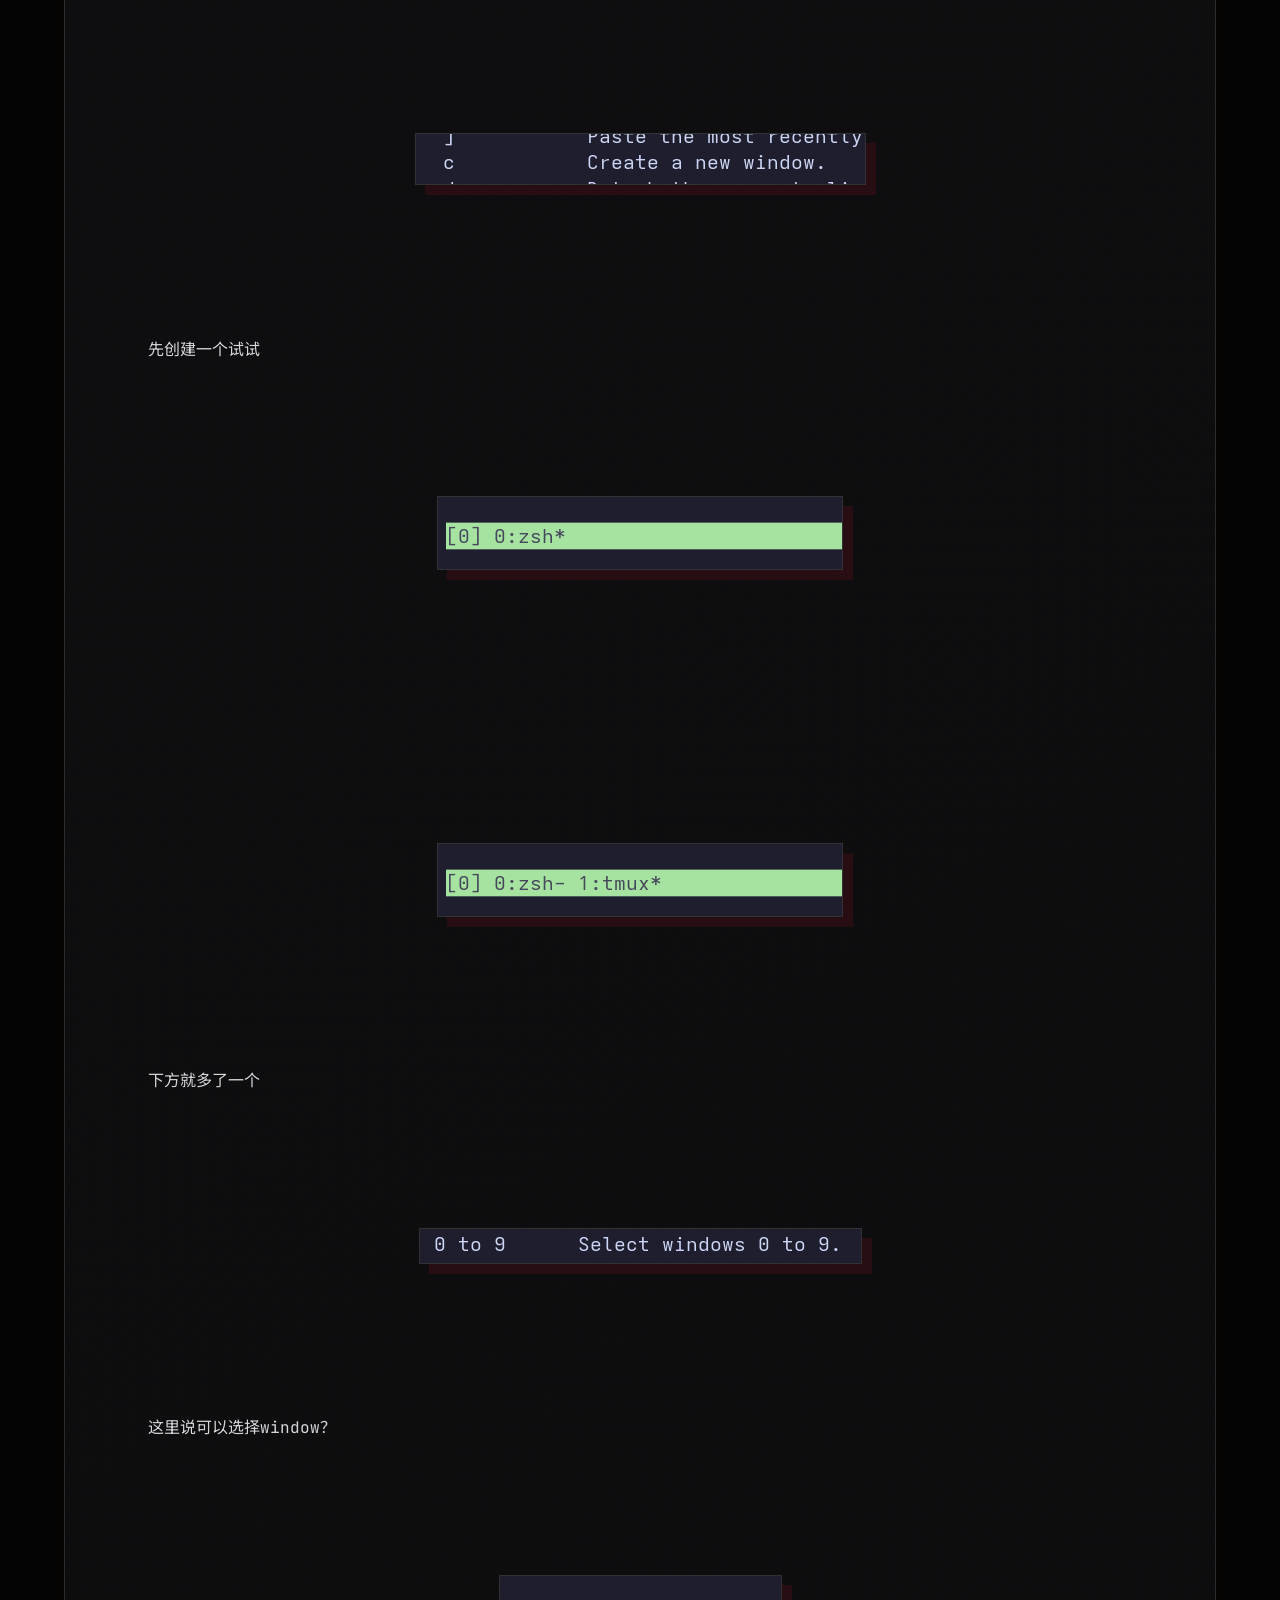
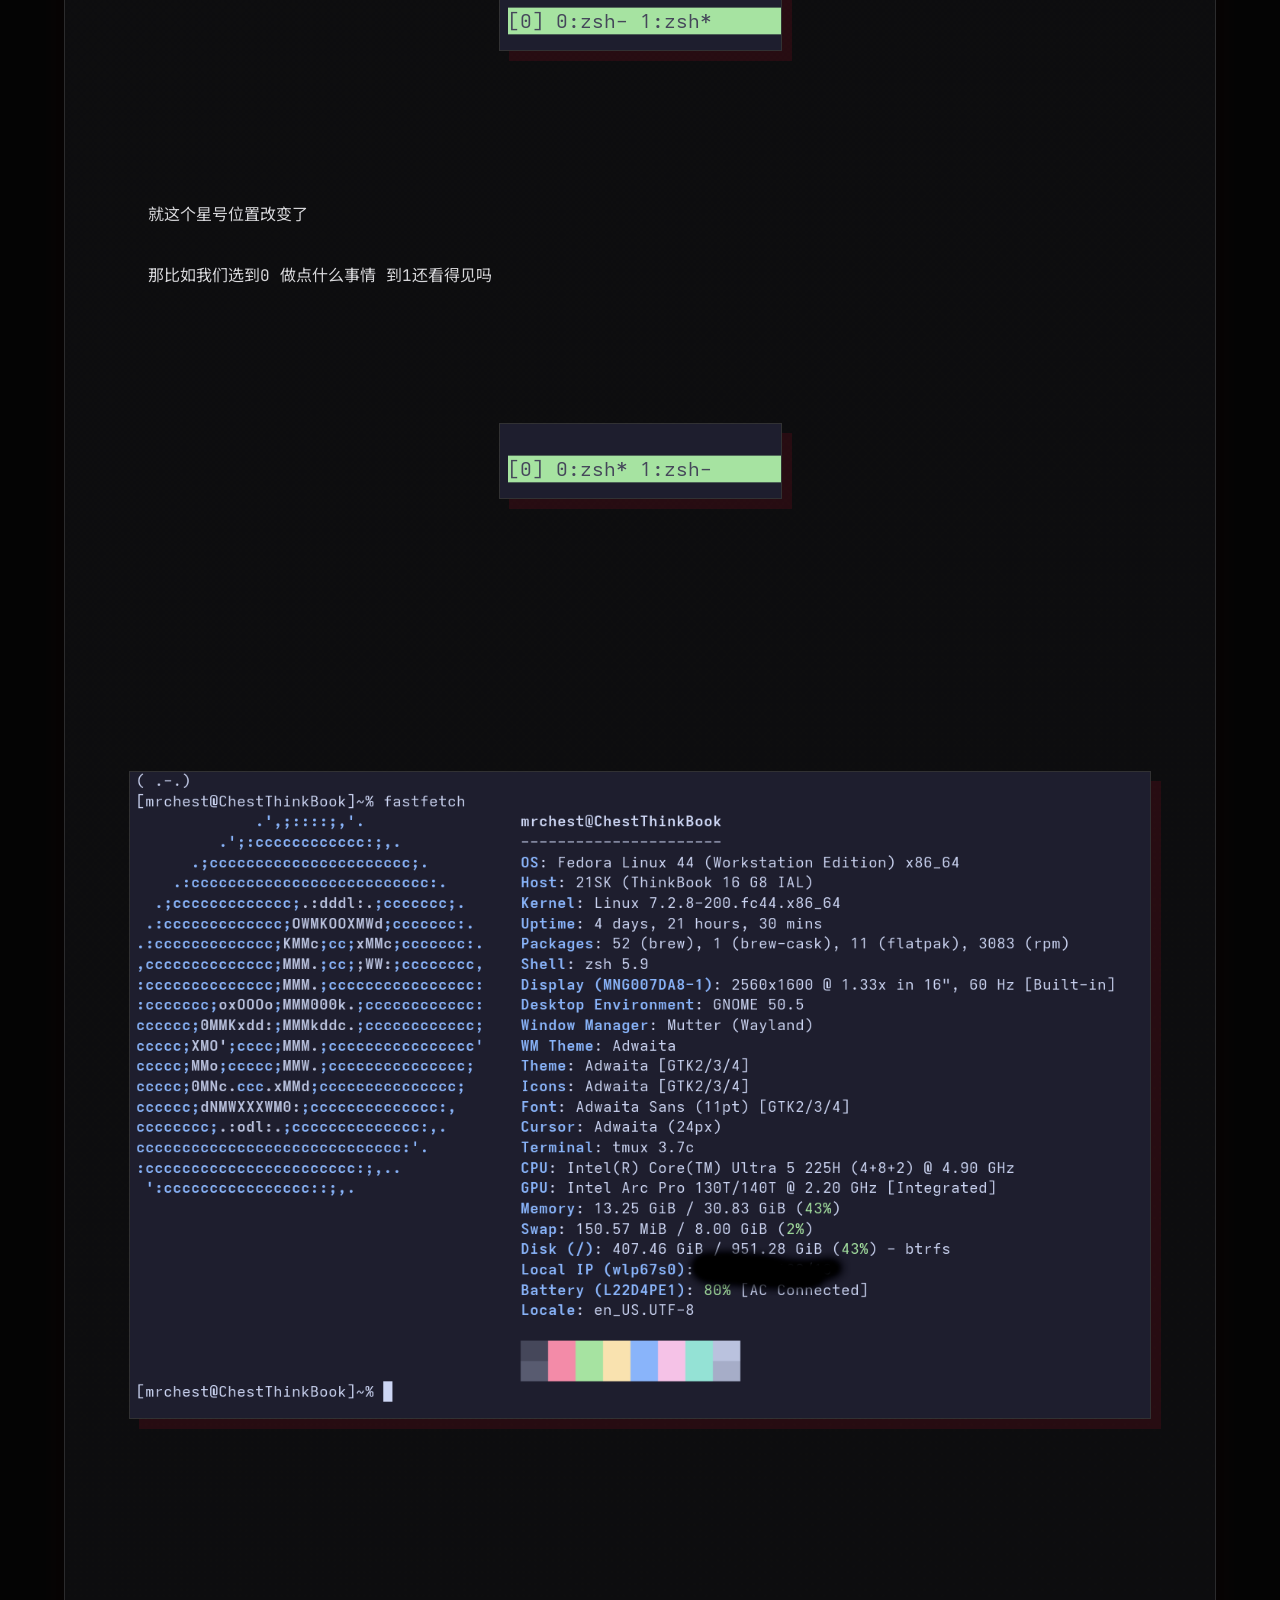
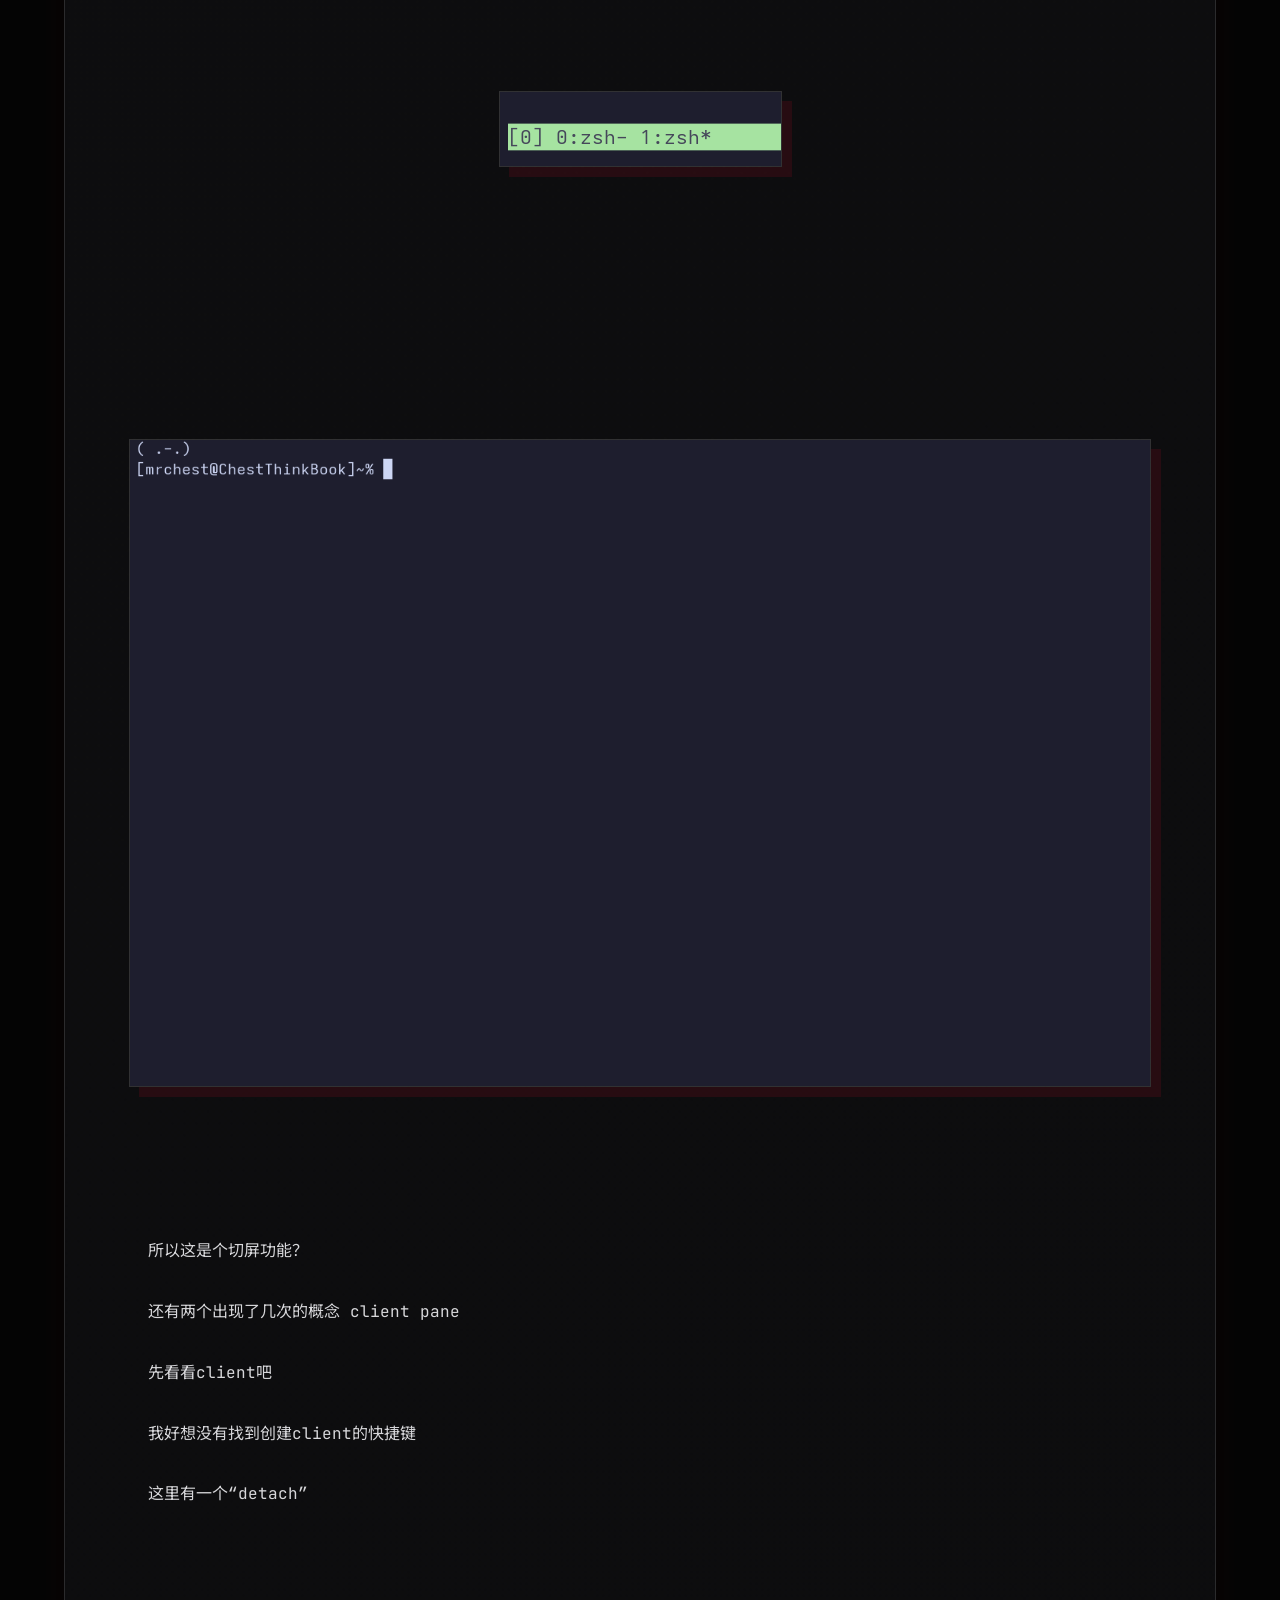
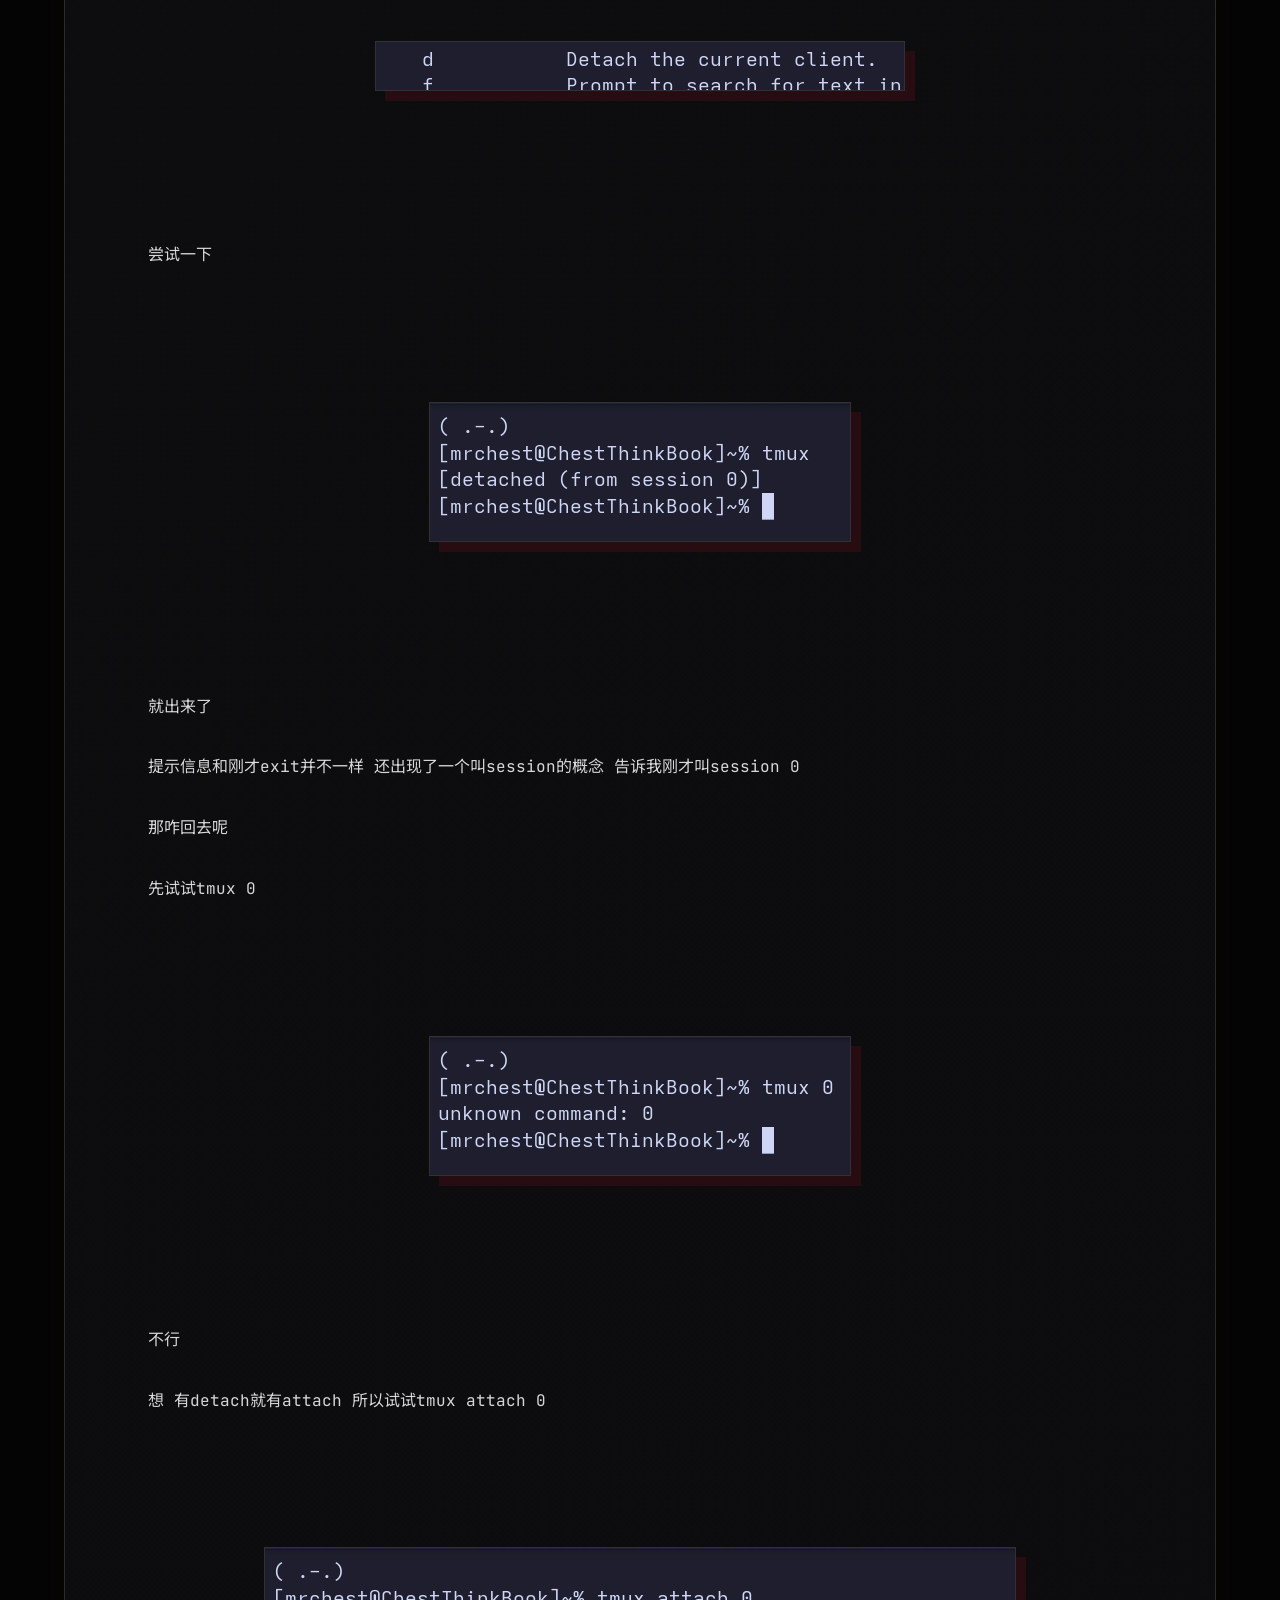
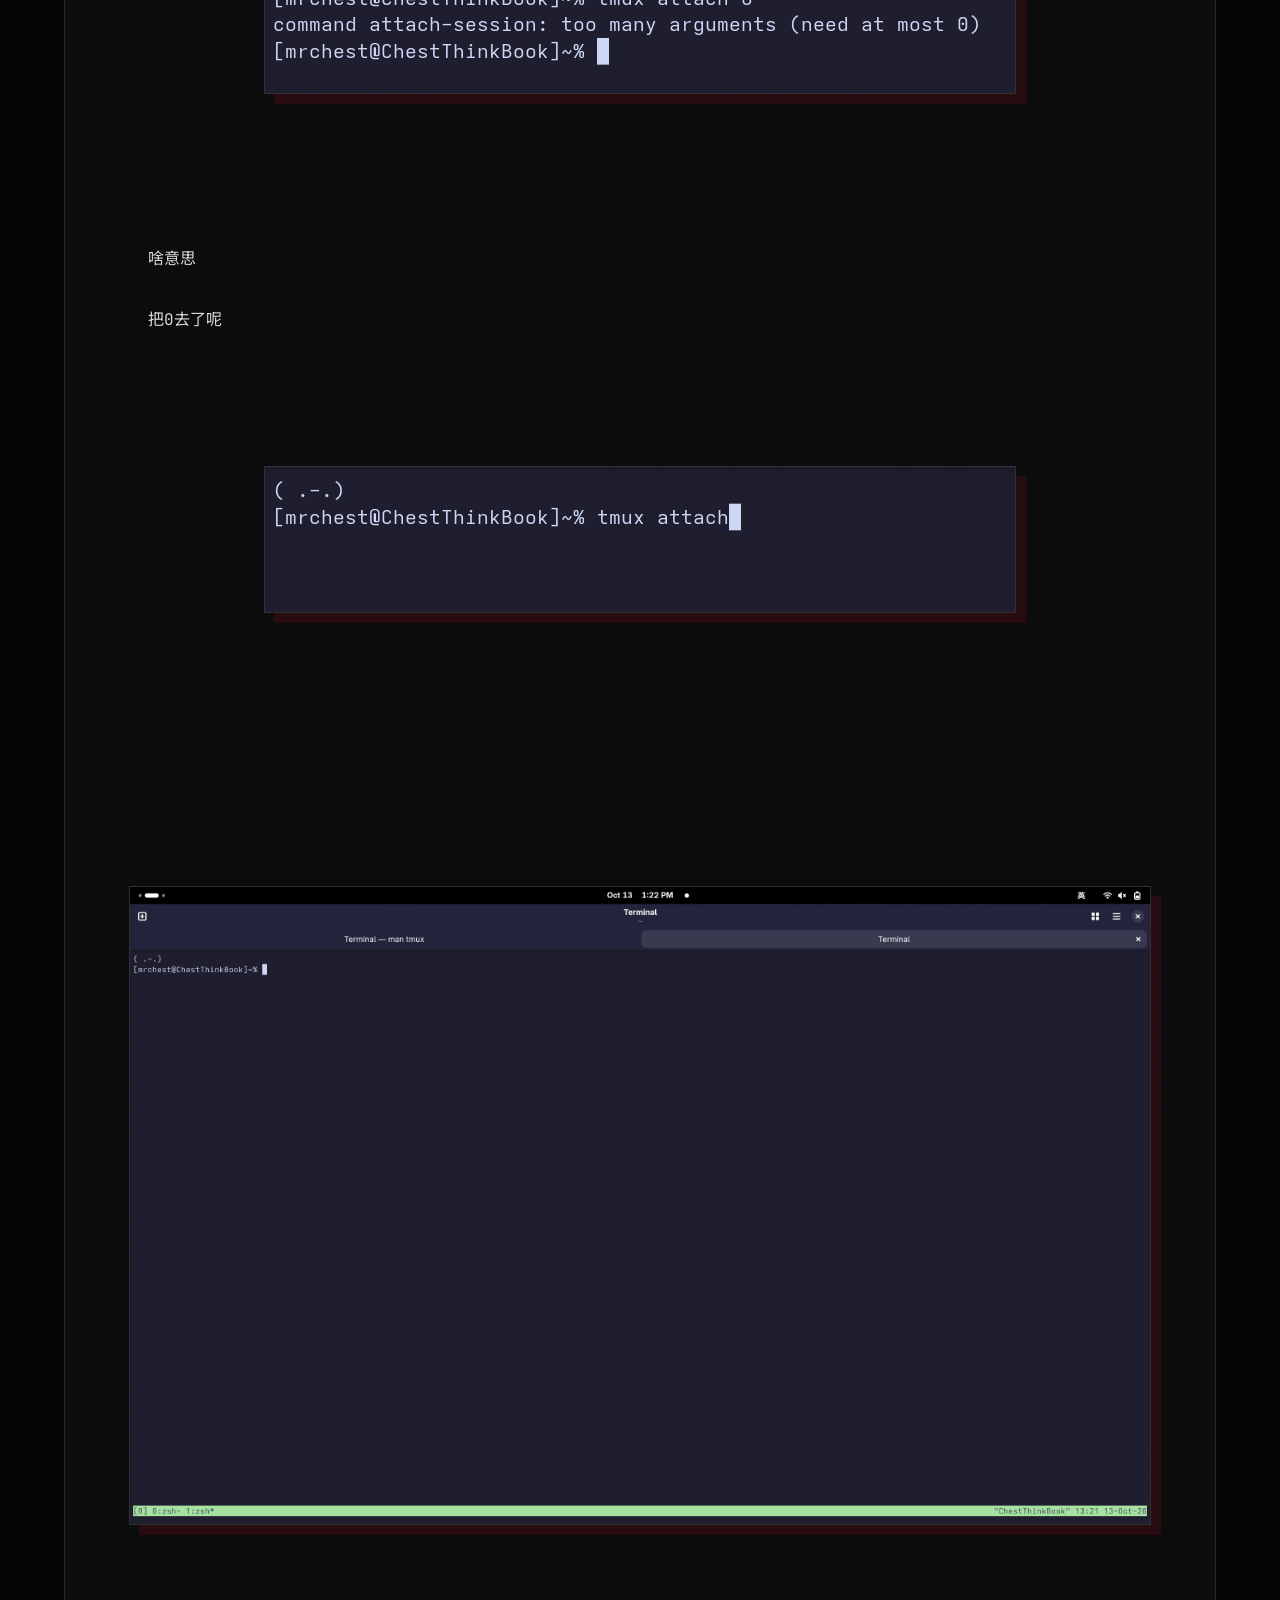
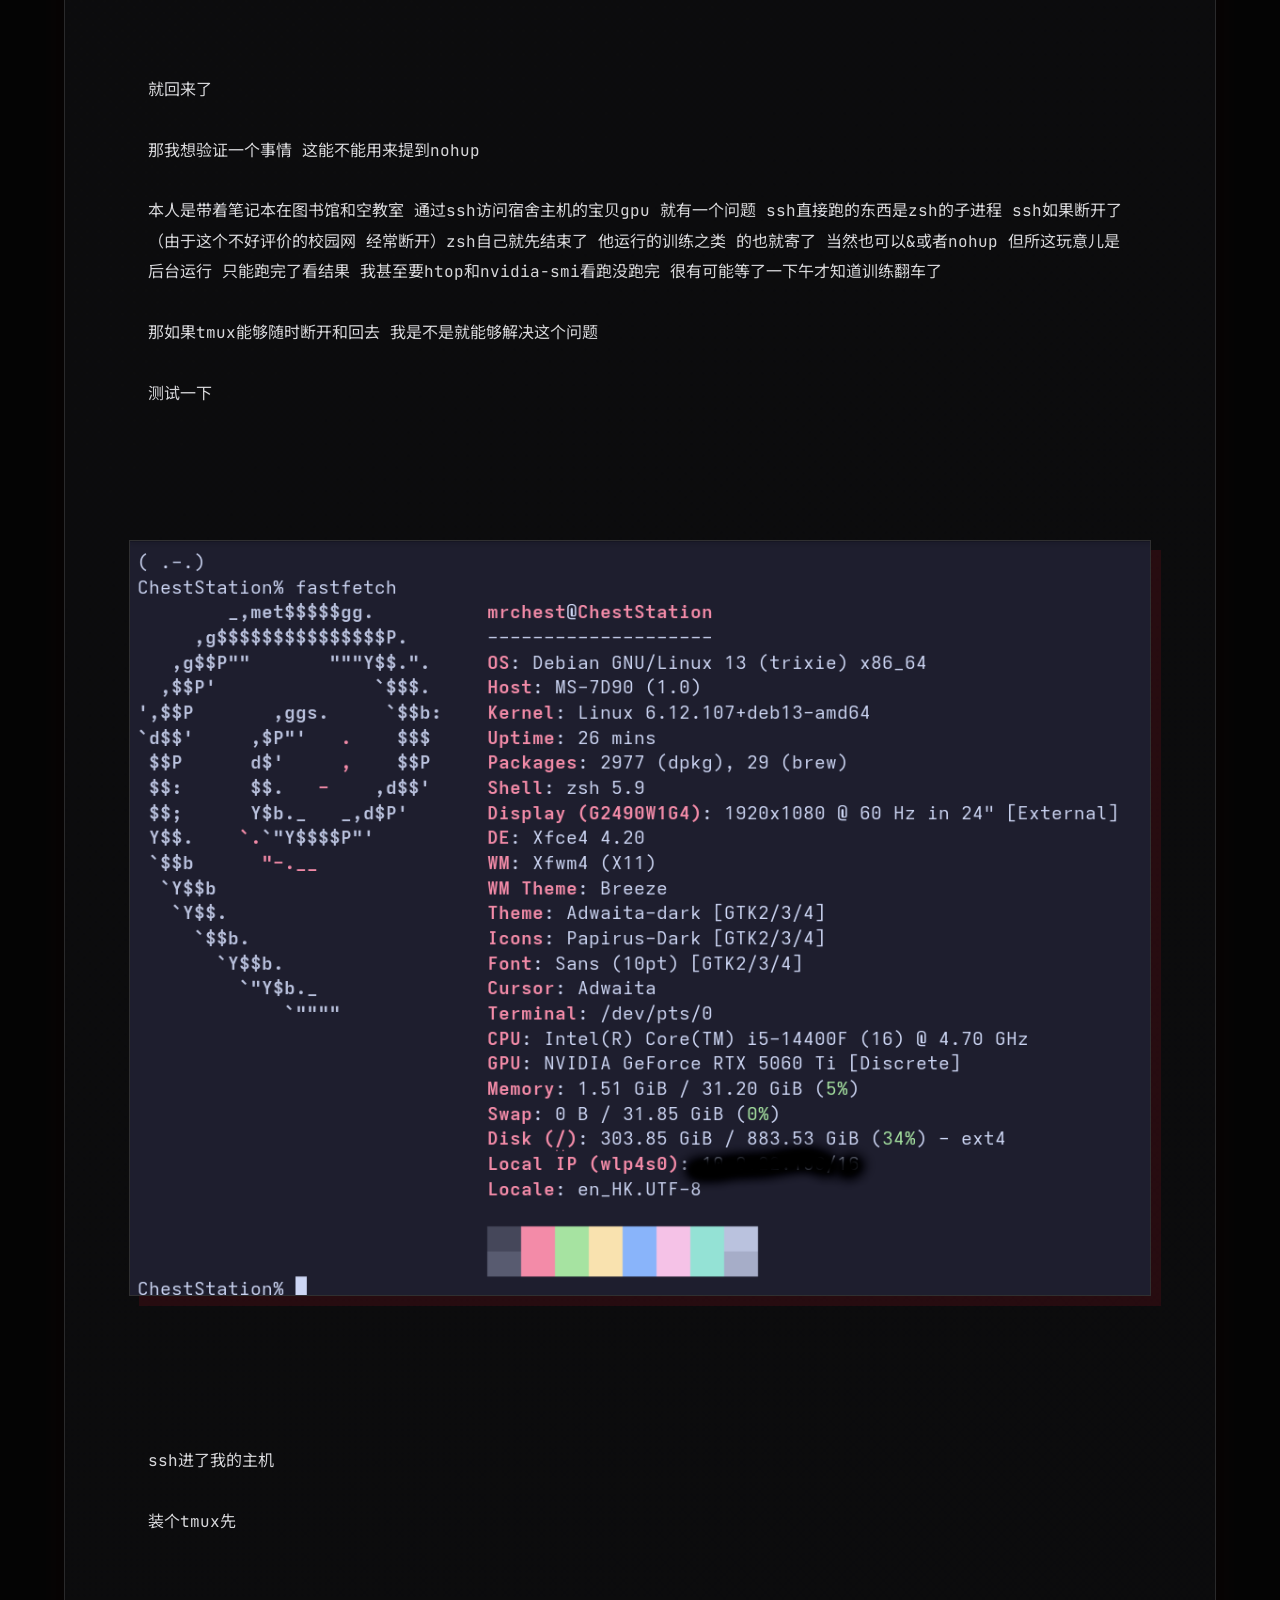
<file: blogs/7.html>
<!-- 老师真帅 -->
<!DOCTYPE html>
<html>
    <head>
        <meta charset="UTF-8">
        <title>BLYAG!!!!! - Personal blog of MrChest</title>
        <link rel="stylesheet" href="/style.css">
        <link rel="icon" href="\icon.jpg" type="/image/jpeg">
    </head>
    <body>
        <div id="bk">
        </div><div id="title-box"><t2 id="sub-title">tmux学习笔记
</t2></div>
<div id="nav-rep"></div>
<div id="main">
<div class="txt">
本人虽然是个emacs用户 但是一台陌生平台上有vi/vim/nvim/nvi/busybox vi的概率显然更大 而这个系列的文本编辑器大多是cli程序 打开或关闭 虽然tty等办法能够部分解决这个问题 但总觉得别扭 所以在cli里要想有完善的多任务和窗口管理 还是得学习一下tmux <br>
<br>
先验证一下tmux安装情况<br>
<br>

</div><img src="img/7/1.png"><div class="txt">
<br>
<br>
看来确实安装了 但是不能--version<br>
<br>
看看能不能--help <br>
<br>

</div><img src="img/7/2.png"><div class="txt">
<br>
<br>
也没给出什么更多信息<br>
<br>
我们直接无参数试试<br>
<br>

</div><img src="img/7/3.png"><div class="txt">
<br>
<br>

</div><img src="img/7/4.png"><div class="txt">
<br>
<br>
似乎是打开了什么 但依然是zsh<br>
<br>

</div><img src="img/7/5.png"><div class="txt">
<br>
<br>

</div><img src="img/7/6.png"><div class="txt">
<br>
<br>
就退出了<br>
<br>
那man呢<br>
<br>

</div><img src="img/7/7.png"><div class="txt">
<br>
<br>
有东西<br>
<br>
启动参数就先不管他了 在这里找到一堆快捷键<br>
<br>

</div><img src="img/7/8.png"><div class="txt">
<br>
<br>
C-b加某个快捷键吗 emacs用户狂喜<br>
<br>
这里反复出现一个概念叫window<br>
<br>

</div><img src="img/7/9.png"><div class="txt">
<br>
<br>
先创建一个试试<br>
<br>

</div><img src="img/7/10.png"><div class="txt">
<br>
<br>

</div><img src="img/7/11.png"><div class="txt">
<br>
<br>
下方就多了一个<br>
<br>

</div><img src="img/7/12.png"><div class="txt">
<br>
<br>
这里说可以选择window？<br>
<br>

</div><img src="img/7/13.png"><div class="txt">
<br>
<br>
就这个星号位置改变了<br>
<br>
那比如我们选到0 做点什么事情 到1还看得见吗<br>
<br>

</div><img src="img/7/14.png"><div class="txt">
<br>
<br>

</div><img src="img/7/15.png"><div class="txt">
<br>
<br>

</div><img src="img/7/16.png"><div class="txt">
<br>
<br>

</div><img src="img/7/17.png"><div class="txt">
<br>
<br>
所以这是个切屏功能？<br>
<br>
还有两个出现了几次的概念 client pane<br>
<br>
先看看client吧<br>
<br>
我好想没有找到创建client的快捷键<br>
<br>
这里有一个“detach”<br>
<br>

</div><img src="img/7/18.png"><div class="txt">
<br>
<br>
尝试一下<br>
<br>

</div><img src="img/7/19.png"><div class="txt">
<br>
<br>
就出来了<br>
<br>
提示信息和刚才exit并不一样 还出现了一个叫session的概念 告诉我刚才叫session 0<br>
<br>
那咋回去呢<br>
<br>
先试试tmux 0<br>
<br>

</div><img src="img/7/20.png"><div class="txt">
<br>
<br>
不行<br>
<br>
想 有detach就有attach 所以试试tmux attach 0<br>
<br>

</div><img src="img/7/21.png"><div class="txt">
<br>
<br>
啥意思<br>
<br>
把0去了呢<br>
<br>

</div><img src="img/7/22.png"><div class="txt">
<br>
<br>

</div><img src="img/7/23.png"><div class="txt">
<br>
<br>
就回来了<br>
<br>
那我想验证一个事情 这能不能用来提到nohup<br>
<br>
本人是带着笔记本在图书馆和空教室 通过ssh访问宿舍主机的宝贝gpu 就有一个问题 ssh直接跑的东西是zsh的子进程 ssh如果断开了（由于这个不好评价的校园网 经常断开）zsh自己就先结束了 他运行的训练之类 的也就寄了 当然也可以&或者nohup 但所这玩意儿是后台运行 只能跑完了看结果 我甚至要htop和nvidia-smi看跑没跑完 很有可能等了一下午才知道训练翻车了<br>
<br>
那如果tmux能够随时断开和回去 我是不是就能够解决这个问题<br>
<br>
测试一下<br>
<br>

</div><img src="img/7/24.png"><div class="txt">
<br>
<br>
ssh进了我的主机<br>
<br>
装个tmux先<br>
<br>

</div><img src="img/7/25.png"><div class="txt">
<br>
<br>
简单写一个程序吧<br>
<br>

</div><img src="img/7/26.png"><div class="txt">
<br>
<br>

</div><img src="img/7/27.png"><div class="txt">
<br>
<br>

</div><img src="img/7/28.png"><div class="txt">
<br>
<br>
我们启动tmux运行他<br>
<br>

</div><img src="img/7/29.png"><div class="txt">
<br>
<br>
每毛病<br>
<br>
现在detach<br>
<br>

</div><img src="img/7/30.png"><div class="txt">
<br>
<br>
也是detach了 最后输出到3718026<br>
<br>
我们等一会 然后attach<br>
<br>

</div><img src="img/7/31.png"><div class="txt">
<br>
<br>
已经到10190604了 说明这个东西在后台确实不在摸鱼<br>
<br>

</div><img src="img/7/32.png"><div class="txt">
<br>
<br>
ps也说明确实没停下<br>
<br>
现在我们断开ssh<br>
<br>

</div><img src="img/7/33.png"><div class="txt">
<br>
<br>
再ssh进去<br>
<br>

</div><img src="img/7/34.png"><div class="txt">
<br>
<br>
进程依然存在<br>
<br>
我们attach<br>
<br>

</div><img src="img/7/35.png"><div class="txt">
<br>
<br>
已经到417102785了<br>
<br>
光 从这个角度出发tmux也称得上是神器了<br>
<br>
那我还是不明白 session和client的区别是啥 为什么detach的时候给session了一个标号0 难道允许有多个session吗<br>
<br>
继续看man<br>
<br>

</div><img src="img/7/36.png"><div class="txt">
<br>
<br>
在example里找到了一些内容<br>
<br>
这个vi指的是程序名还是可以随便起名字呢<br>
<br>
试试看<br>
<br>

</div><img src="img/7/37.png"><div class="txt">
<br>
<br>

</div><img src="img/7/38.png"><div class="txt">
<br>
<br>
给我光速退出了<br>
<br>

</div><img src="img/7/39.png"><div class="txt">
<br>
<br>

</div><img src="img/7/40.png"><div class="txt">
<br>
<br>
这没问题<br>
<br>

</div><img src="img/7/41.png"><div class="txt">
<br>
<br>
detach时又给了个序号2<br>
<br>

</div><img src="img/7/42.png"><div class="txt">
<br>
<br>

</div><img src="img/7/43.png"><div class="txt">
<br>
<br>
这个attach应该是返回最后退出的那个<br>
<br>
那我怎么返回0呢<br>
<br>

</div><img src="img/7/44.png"><div class="txt">
<br>
<br>
才找到这个东西<br>
<br>
首先说明了attach和detach的操作是针对的client这个概念 并不是session 这应该就是为啥attach不允许接受session的名字吧 因为这个client默认显示着session 2<br>
<br>
我们C-b s<br>
<br>

</div><img src="img/7/45.png"><div class="txt">
<br>
<br>
漂亮 可以选择了<br>
<br>

</div><img src="img/7/46.png"><div class="txt">
<br>
<br>
下方还能预览<br>
<br>
那我差不多明白了 session应该是类似于用户或者工作区吧 一个session里面可以有若干window来回切换 而client就类似于终端 可以选择展示操作哪个session<br>
<br>
那么pane呢<br>
<br>

</div><img src="img/7/47.png"><div class="txt">
<br>
<br>

</div><img src="img/7/48.png"><div class="txt">
<br>
<br>
看上去像分屏<br>
<br>

</div><img src="img/7/49.png"><div class="txt">
<br>
<br>
没毛病<br>
<br>

</div><img src="img/7/50.png"><div class="txt">
<br>
<br>
而且是局限于单个window的<br>
<br>
也就是说 pane in window in session？<br>
<br>
那么今天就先学到这里 主要瞎玩了一通 了解了一下主要概念<br>
<br>
下次跟着文档系统的学应该会容易一点了吧<br>
<br>
跑路～<br>
2026.10.13<br>

</div>
</div>
        <script src="/main.js"></script>
    </body>
</html>
</file>
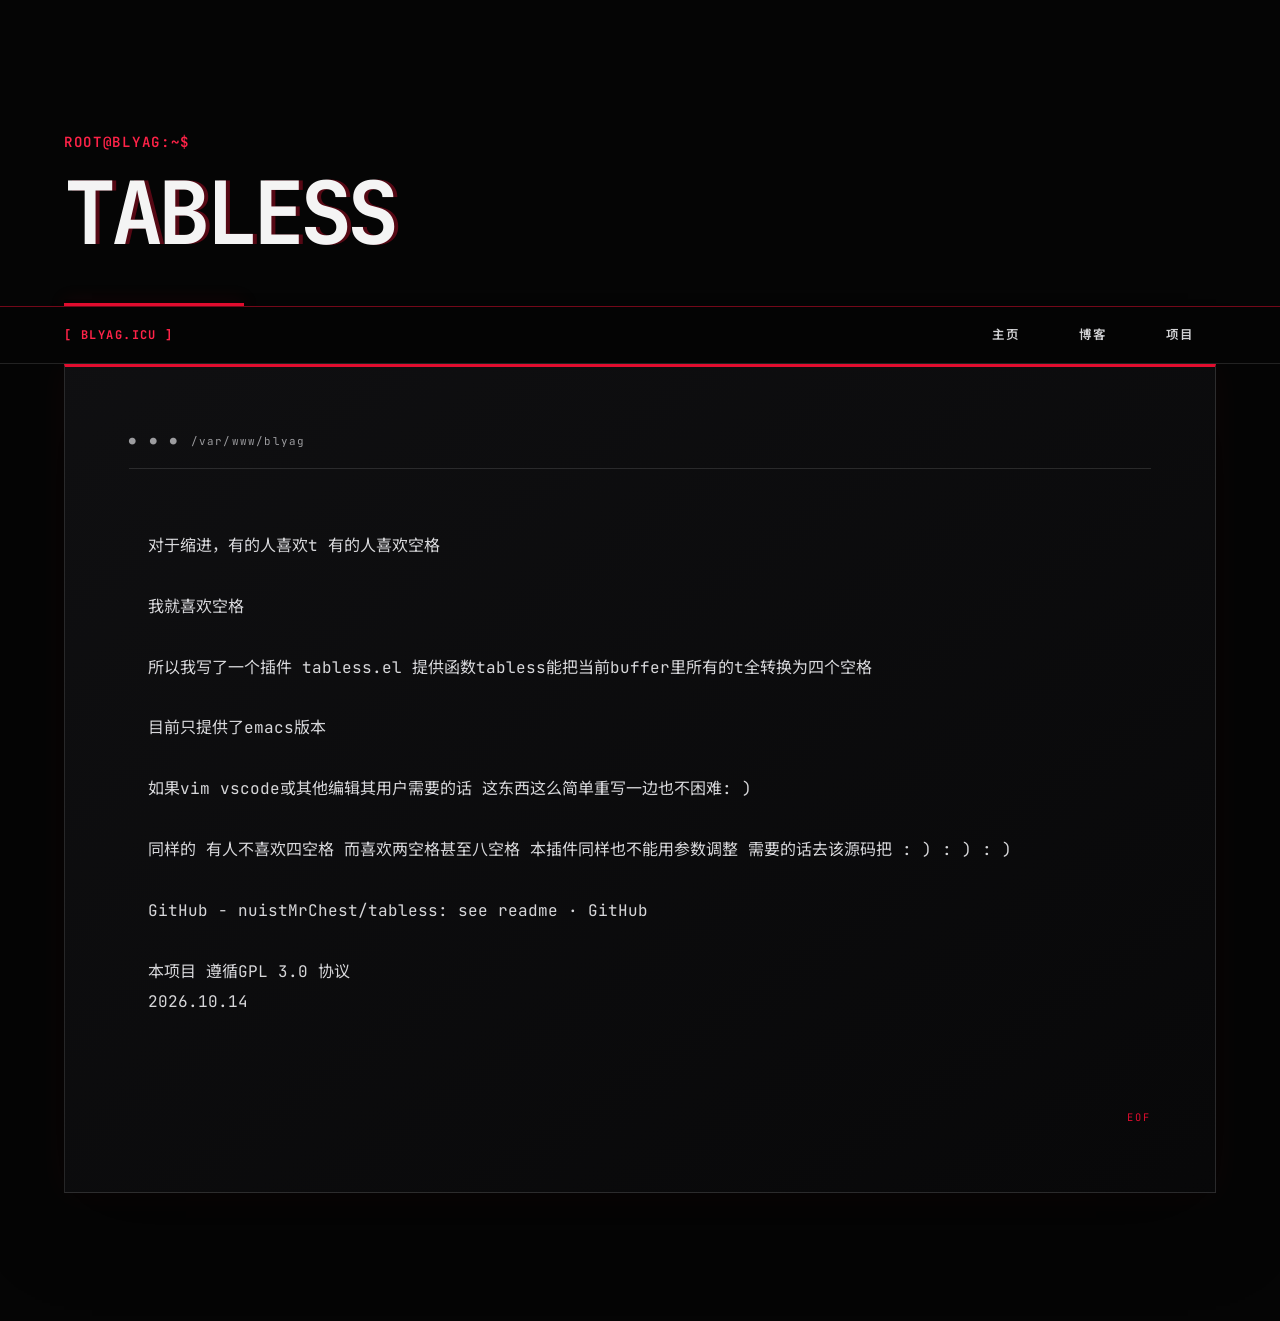
<file: blogs/8.html>
<!-- 老师真帅 -->
<!DOCTYPE html>
<html>
    <head>
        <meta charset="UTF-8">
        <title>BLYAG!!!!! - Personal blog of MrChest</title>
        <link rel="stylesheet" href="/style.css">
        <link rel="icon" href="\icon.jpg" type="/image/jpeg">
    </head>
    <body>
        <div id="bk">
        </div><div id="title-box"><t2 id="sub-title">TABLESS
</t2></div>
<div id="nav-rep"></div>
<div id="main">
<div class="txt">
对于缩进，有的人喜欢t 有的人喜欢空格<br>
<br>
我就喜欢空格<br>
<br>
所以我写了一个插件 tabless.el 提供函数tabless能把当前buffer里所有的t全转换为四个空格<br>
<br>
目前只提供了emacs版本<br>
<br>
如果vim vscode或其他编辑其用户需要的话 这东西这么简单重写一边也不困难: )<br>
<br>
同样的 有人不喜欢四空格 而喜欢两空格甚至八空格 本插件同样也不能用参数调整 需要的话去该源码把 : ) : ) : )<br>
<br>
GitHub - nuistMrChest/tabless: see readme · GitHub<br>
<br>
本项目 遵循GPL 3.0 协议<br>
2026.10.14<br>

</div>
</div>
        <script src="/main.js"></script>
    </body>
</html>
</file>
<file: style.css>
@import url("https://fonts.googleapis.com/css2?family=JetBrains+Mono:wght@400;500;600;700&family=Noto+Sans+SC:wght@400;500;700&display=swap");

:root {
    --black: #050505;
    --panel: #0b0b0c;
    --panel-soft: #111113;
    --white: #f4f4f4;
    --muted: #9c9c9f;
    --red: #e20d2f;
    --red-bright: #ff2348;
    --red-dark: #650014;
    --line: rgba(255, 255, 255, 0.12);
    --glow: rgba(226, 13, 47, 0.28);
    --mono: "JetBrains Mono", "Noto Sans SC", monospace;
    --sans: "Noto Sans SC", system-ui, sans-serif;
}

* {
    box-sizing: border-box;
}

html {
    min-height: 100%;
    background: var(--black);
    color-scheme: dark;
    scroll-behavior: smooth;
}

body {
    min-height: 100vh;
    margin: 0;
    color: var(--white);
    background: var(--black);
    font-family: var(--mono);
    line-height: 1.9;
    overflow-x: hidden;
}

body::before {
    content: "";
    position: fixed;
    inset: 0;
    z-index: -2;
    pointer-events: none;
    background:
        linear-gradient(rgba(255, 255, 255, 0.018) 1px, transparent 1px),
        linear-gradient(90deg, rgba(255, 255, 255, 0.018) 1px, transparent 1px),
        radial-gradient(circle at 78% 14%, rgba(226, 13, 47, 0.17), transparent 27%),
        linear-gradient(135deg, #050505 0%, #09090a 52%, #050505 100%);
    background-size: 32px 32px, 32px 32px, auto, auto;
}

body::after {
    content: "";
    position: fixed;
    inset: 0;
    z-index: 2000;
    pointer-events: none;
    opacity: 0.12;
    background: repeating-linear-gradient(
        to bottom,
        transparent 0,
        transparent 3px,
        rgba(255, 255, 255, 0.06) 4px
    );
}

::selection {
    color: #fff;
    background: var(--red);
}

::-webkit-scrollbar {
    width: 10px;
}

::-webkit-scrollbar-track {
    background: #060606;
}

::-webkit-scrollbar-thumb {
    border: 2px solid #060606;
    background: var(--red-dark);
}

#bk {
    position: fixed;
    inset: 0;
    z-index: -1;
    width: 100%;
    height: 100%;
    overflow: hidden;
    pointer-events: none;
}

#bk::before {
    content: "01001010  SYSTEM/ONLINE  11001001";
    position: absolute;
    top: 30%;
    left: -7rem;
    color: rgba(226, 13, 47, 0.06);
    font-size: clamp(3rem, 9vw, 9rem);
    font-weight: 700;
    letter-spacing: -0.07em;
    white-space: nowrap;
    transform: rotate(-8deg);
}

#title-box {
    position: relative;
    display: flex;
    min-height: 34vh;
    padding: clamp(4rem, 10vw, 8rem) max(5vw, calc((100vw - 1180px) / 2)) 3rem;
    flex-direction: column;
    justify-content: flex-end;
    align-items: flex-start;
    gap: 0.7rem;
}

#title-box::before {
    content: "root@blyag:~$";
    color: var(--red-bright);
    font-size: clamp(0.72rem, 1.3vw, 0.88rem);
    font-weight: 600;
    letter-spacing: 0.12em;
    text-transform: uppercase;
}

#title-box::after {
    content: "";
    position: absolute;
    bottom: 0;
    left: max(5vw, calc((100vw - 1180px) / 2));
    width: min(180px, 24vw);
    height: 3px;
    background: var(--red);
    box-shadow: 0 0 18px var(--glow);
}

#main-title,
#sub-title {
    display: block;
    margin: 0;
    color: var(--white);
    font-family: var(--mono);
    font-weight: 700;
    line-height: 1.05;
    letter-spacing: -0.055em;
    text-wrap: balance;
    text-shadow: 4px 0 0 rgba(226, 13, 47, 0.36);
}

#main-title {
    font-size: clamp(4.5rem, 15vw, 11rem);
}

#main-title::after {
    content: "_";
    color: var(--red);
    animation: cursor-blink 1.05s steps(1) infinite;
}

#sub-title {
    max-width: 1050px;
    font-size: clamp(2.15rem, 6.8vw, 5.8rem);
}

#main-title + #sub-title {
    color: var(--muted);
    font-size: clamp(0.85rem, 2vw, 1.2rem);
    font-weight: 500;
    letter-spacing: 0.2em;
    text-shadow: none;
}

@keyframes cursor-blink {
    50% { opacity: 0; }
}

#nav-rep {
    position: sticky;
    top: 0;
    z-index: 1000;
    min-height: 58px;
}

#nav {
    width: 100%;
    height: 58px;
    margin: 0;
    color: var(--white);
    background: rgba(5, 5, 5, 0.9);
    border-top: 1px solid rgba(226, 13, 47, 0.5);
    border-bottom: 1px solid var(--line);
    backdrop-filter: blur(16px);
}

#nav ul {
    display: flex;
    width: min(1180px, 90vw);
    height: 100%;
    margin: auto;
    padding: 0;
    align-items: stretch;
    justify-content: flex-start;
    gap: 0;
    border: 0;
    list-style: none;
}

#nav ul::before {
    content: "[ BLYAG.ICU ]";
    display: flex;
    margin-right: auto;
    align-items: center;
    color: var(--red-bright);
    font-size: 0.75rem;
    font-weight: 700;
    letter-spacing: 0.12em;
}

#nav li {
    display: flex;
    margin: 0;
}

#nav a {
    position: relative;
    display: flex;
    padding: 0 1.35rem;
    align-items: center;
    color: #d3d3d5;
    font-size: 0.78rem;
    font-weight: 600;
    letter-spacing: 0.16em;
    text-transform: uppercase;
    transition: color 160ms ease, background 160ms ease;
}

#nav a::before {
    content: ">";
    margin-right: 0.45rem;
    color: var(--red);
    opacity: 0;
    transform: translateX(-5px);
    transition: opacity 160ms ease, transform 160ms ease;
}

#nav a:hover,
#nav a:focus-visible {
    color: #fff;
    background: rgba(226, 13, 47, 0.13);
    outline: none;
}

#nav a:hover::before,
#nav a:focus-visible::before {
    opacity: 1;
    transform: translateX(0);
}

#main {
    position: relative;
    display: flex;
    width: min(1180px, 90vw);
    min-height: 36vh;
    height: auto;
    margin: 0 auto clamp(4rem, 10vw, 8rem);
    padding: clamp(2rem, 5vw, 4rem);
    align-items: flex-start;
    align-content: flex-start;
    justify-content: flex-start;
    flex-wrap: wrap;
    gap: clamp(1.3rem, 3vw, 2.4rem);
    color: #d7d7da;
    background: linear-gradient(145deg, rgba(16, 16, 18, 0.96), rgba(8, 8, 9, 0.98));
    border: 1px solid var(--line);
    border-top: 3px solid var(--red);
    box-shadow: 0 26px 80px rgba(0, 0, 0, 0.45), 0 0 35px rgba(226, 13, 47, 0.05);
}

#main::before {
    content: "●  ●  ●   /var/www/blyag";
    width: 100%;
    margin-bottom: 0.35rem;
    padding-bottom: 1rem;
    color: var(--muted);
    border-bottom: 1px solid var(--line);
    font-size: 0.68rem;
    letter-spacing: 0.11em;
    word-spacing: 0.38em;
}

#main::after {
    content: "EOF";
    width: 100%;
    margin-top: 1rem;
    color: var(--red);
    font-size: 0.65rem;
    letter-spacing: 0.18em;
    text-align: right;
}

a {
    color: inherit;
    text-decoration: none;
}

#main > ul {
    width: 100%;
    margin: 0;
    padding: 0;
    list-style: none;
    counter-reset: posts;
}

#main > ul li {
    counter-increment: posts;
    border-bottom: 1px solid var(--line);
}

#main > ul li:first-child {
    border-top: 1px solid var(--line);
}

#main > ul a {
    display: flex;
    padding: 1.35rem 1rem;
    align-items: center;
    gap: 1rem;
    font-size: clamp(0.88rem, 1.5vw, 1rem);
    transition: padding-left 180ms ease, color 180ms ease, background 180ms ease;
}

#main > ul a::before {
    content: "0" counter(posts);
    color: var(--red-bright);
    font-size: 0.7rem;
    font-weight: 700;
}

#main > ul a::after {
    content: "↗";
    margin-left: auto;
    color: var(--muted);
}

#main > ul a:hover,
#main > ul a:focus-visible {
    padding-left: 1.5rem;
    color: #fff;
    background: linear-gradient(90deg, rgba(226, 13, 47, 0.16), transparent 75%);
    outline: none;
}

#main > a:has(.work) {
    width: calc(33.333% - 1.6rem);
    min-width: 0;
}

.work {
    position: relative;
    width: 100%;
    height: 100%;
    min-height: 360px;
    overflow: hidden;
    background: var(--panel-soft);
    border: 1px solid var(--line);
    transition: transform 180ms ease, border-color 180ms ease, box-shadow 180ms ease;
}

.work::after {
    content: "OPEN_PROJECT ↗";
    position: absolute;
    right: 1rem;
    bottom: 0.75rem;
    color: var(--red-bright);
    font-size: 0.58rem;
    letter-spacing: 0.08em;
}

#main > a:hover .work,
#main > a:focus-visible .work {
    transform: translateY(-6px);
    border-color: var(--red);
    box-shadow: 8px 8px 0 rgba(226, 13, 47, 0.2);
}

.displv_img {
    position: relative;
    display: flex;
    width: 100%;
    height: 220px;
    overflow: hidden;
    align-items: center;
    justify-content: center;
    background: #080808;
    border-bottom: 1px solid var(--line);
}

.displv_img::after {
    content: "";
    position: absolute;
    inset: 0;
    background: linear-gradient(135deg, transparent 62%, rgba(226, 13, 47, 0.22));
    pointer-events: none;
}

.displv_img img {
    width: 100%;
    height: 100%;
    object-fit: cover;
    filter: grayscale(0.68) contrast(1.08);
    transition: filter 220ms ease, transform 350ms ease;
}

#main > a:hover .displv_img img {
    filter: grayscale(0) contrast(1.05);
    transform: scale(1.035);
}

.txt {
    display: flex;
    width: 100%;
    min-height: 138px;
    height: auto;
    padding: 1.15rem 1.2rem 2.3rem;
    align-items: flex-start;
    justify-content: center;
    flex-direction: column;
    background: transparent;
}

.txt t3 {
    color: #fff;
    font-size: 1rem;
    font-weight: 700;
    letter-spacing: -0.02em;
}

.txt p {
    margin: 0.45rem 0 0;
    color: var(--muted);
    font-family: var(--sans);
    font-size: 0.78rem;
    line-height: 1.65;
}

#main > div:not(.work):not(.txt):not(.displv_img) {
    width: min(100%, 880px);
    margin: auto;
    color: #cfcfd2;
    font-family: var(--sans);
    font-size: clamp(0.9rem, 1.4vw, 1rem);
    line-height: 2.15;
}

#main > div:not(.work):not(.txt):not(.displv_img) img,
#main > img {
    width: auto;
    max-width: 100%;
    height: auto;
    margin: 1.6rem auto 2rem;
    border: 1px solid rgba(255, 255, 255, 0.15);
    box-shadow: 10px 10px 0 rgba(226, 13, 47, 0.12);
}

pre.code {
    width: 100%;
    margin: 0;
    padding: clamp(1.2rem, 3vw, 2rem);
    overflow: auto;
    color: #e6e6e8;
    background: #030303;
    border: 1px solid var(--line);
    border-left: 3px solid var(--red);
    border-radius: 0;
    font-family: var(--mono);
    font-size: clamp(0.68rem, 1.2vw, 0.85rem);
    line-height: 1.75;
    tab-size: 4;
}

pre.code + .txt {
    min-height: auto;
    padding: 1rem 1.2rem;
    color: #f2b6c0;
    background: rgba(226, 13, 47, 0.1);
    border-left: 3px solid var(--red);
    font-family: var(--sans);
    font-size: 0.82rem;
}

@media (max-width: 900px) {
    #main > a:has(.work) {
        width: calc(50% - 1.2rem);
    }

    #title-box {
        min-height: 30vh;
    }
}

@media (max-width: 620px) {
    #title-box {
        min-height: 280px;
        padding-right: 6vw;
        padding-left: 6vw;
    }

    #title-box::after {
        left: 6vw;
    }

    #main-title {
        font-size: clamp(3.9rem, 20vw, 6rem);
    }

    #sub-title {
        font-size: clamp(1.85rem, 10vw, 3rem);
    }

    #nav ul {
        width: 100%;
        padding: 0 0.25rem;
    }

    #nav ul::before {
        display: none;
    }

    #nav li {
        flex: 1;
    }

    #nav a {
        width: 100%;
        padding: 0 0.4rem;
        justify-content: center;
        font-size: 0.7rem;
    }

    #main {
        width: 92vw;
        padding: 1.25rem;
        gap: 1.25rem;
    }

    #main > a:has(.work) {
        width: 100%;
    }

    .work {
        min-height: 340px;
    }

    .displv_img {
        height: 205px;
    }

    #main > ul a {
        padding-right: 0.4rem;
        padding-left: 0.4rem;
    }

    #main > div:not(.work):not(.txt):not(.displv_img) {
        font-size: 0.88rem;
        line-height: 2;
    }

    body::after {
        opacity: 0.07;
    }
}

@media (prefers-reduced-motion: reduce) {
    html { scroll-behavior: auto; }
    #main-title::after { animation: none; }
    *, *::before, *::after { transition: none !important; }
}
</file>
